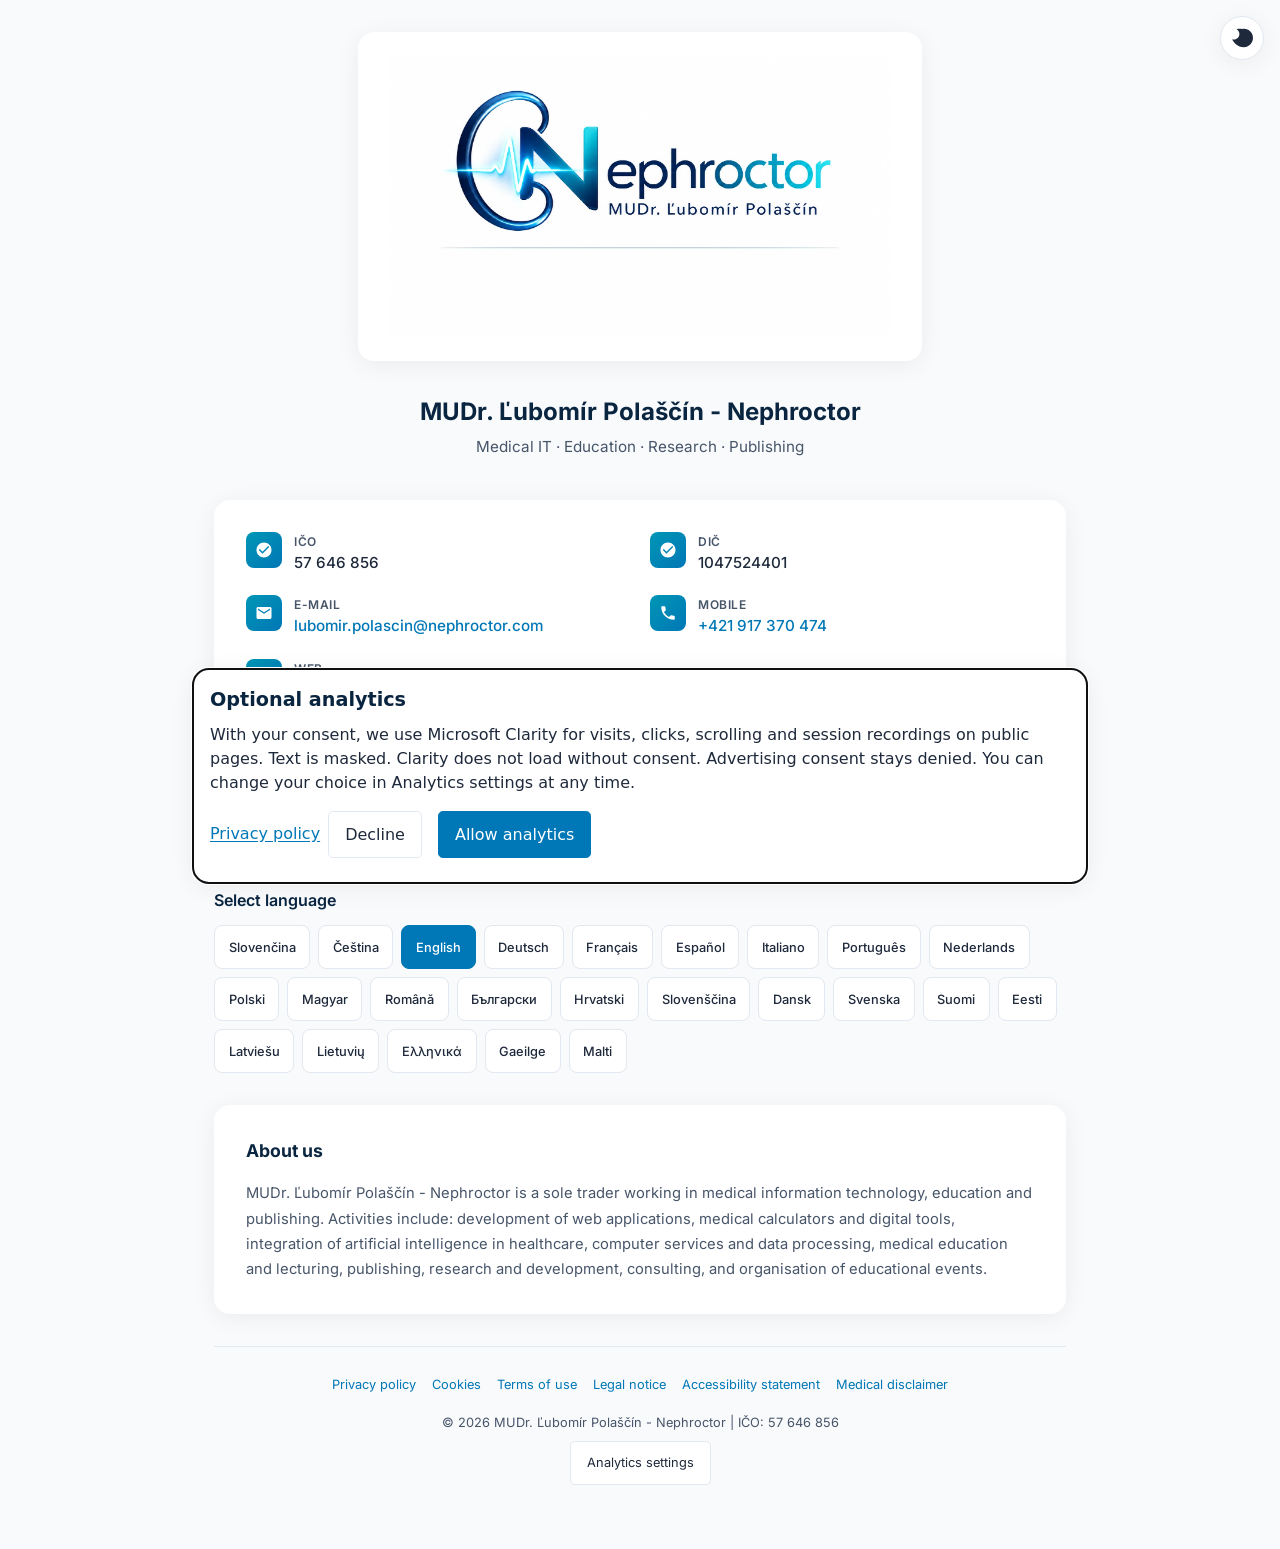
<file: index.html>
<!DOCTYPE html>
<html lang="sk">
<head>
    <meta charset="UTF-8">
    <meta name="viewport" content="width=device-width, initial-scale=1.0">
    <title>MUDr. Ľubomír Polaščín - Nephroctor | Medicínske IT · Vzdelávanie · Výskum · Vydavateľstvo</title>
    <meta name="description" content="MUDr. Ľubomír Polaščín – Nephroctor: medicínske kalkulačky a digitálne nástroje, integrácia AI v zdravotníctve, medicínske vzdelávanie, vydavateľstvo, výskum a poradenstvo.">
    <meta name="author" content="MUDr. Ľubomír Polaščín">
    <meta name="robots" content="index, follow, max-image-preview:large, max-snippet:-1">
    <meta name="theme-color" content="#f8fafc" media="(prefers-color-scheme: light)">
    <meta name="theme-color" content="#0f172a" media="(prefers-color-scheme: dark)">
    <meta name="color-scheme" content="light dark">
    <link rel="canonical" href="https://nephroctor.com/">

    <!-- Language alternates: content is switched client-side, each language has
         a stable, crawlable ?lang= URL. -->
    <link rel="alternate" hreflang="x-default" href="https://nephroctor.com/">
    <link rel="alternate" hreflang="sk" href="https://nephroctor.com/">
    <link rel="alternate" hreflang="cs" href="https://nephroctor.com/?lang=cs">
    <link rel="alternate" hreflang="en" href="https://nephroctor.com/?lang=en">
    <link rel="alternate" hreflang="de" href="https://nephroctor.com/?lang=de">
    <link rel="alternate" hreflang="fr" href="https://nephroctor.com/?lang=fr">
    <link rel="alternate" hreflang="es" href="https://nephroctor.com/?lang=es">
    <link rel="alternate" hreflang="it" href="https://nephroctor.com/?lang=it">
    <link rel="alternate" hreflang="pt" href="https://nephroctor.com/?lang=pt">
    <link rel="alternate" hreflang="nl" href="https://nephroctor.com/?lang=nl">
    <link rel="alternate" hreflang="pl" href="https://nephroctor.com/?lang=pl">
    <link rel="alternate" hreflang="hu" href="https://nephroctor.com/?lang=hu">
    <link rel="alternate" hreflang="ro" href="https://nephroctor.com/?lang=ro">
    <link rel="alternate" hreflang="bg" href="https://nephroctor.com/?lang=bg">
    <link rel="alternate" hreflang="hr" href="https://nephroctor.com/?lang=hr">
    <link rel="alternate" hreflang="sl" href="https://nephroctor.com/?lang=sl">
    <link rel="alternate" hreflang="da" href="https://nephroctor.com/?lang=da">
    <link rel="alternate" hreflang="sv" href="https://nephroctor.com/?lang=sv">
    <link rel="alternate" hreflang="fi" href="https://nephroctor.com/?lang=fi">
    <link rel="alternate" hreflang="et" href="https://nephroctor.com/?lang=et">
    <link rel="alternate" hreflang="lv" href="https://nephroctor.com/?lang=lv">
    <link rel="alternate" hreflang="lt" href="https://nephroctor.com/?lang=lt">
    <link rel="alternate" hreflang="el" href="https://nephroctor.com/?lang=el">
    <link rel="alternate" hreflang="ga" href="https://nephroctor.com/?lang=ga">
    <link rel="alternate" hreflang="mt" href="https://nephroctor.com/?lang=mt">

    <!-- Icons / PWA -->
    <link rel="icon" href="assets/favicon.svg" type="image/svg+xml">
    <link rel="icon" href="assets/favicon.ico" sizes="32x32">
    <link rel="icon" type="image/png" sizes="16x16" href="assets/favicon-16.png">
    <link rel="icon" type="image/png" sizes="32x32" href="assets/favicon-32.png">
    <link rel="apple-touch-icon" href="assets/apple-touch-icon.png">
    <link rel="manifest" href="site.webmanifest">
    <meta name="msapplication-config" content="/browserconfig.xml">
    <meta name="msapplication-TileColor" content="#0077b6">

    <!-- Open Graph / Twitter -->
    <meta property="og:type" content="website">
    <meta property="og:site_name" content="Nephroctor">
    <meta property="og:title" content="MUDr. Ľubomír Polaščín - Nephroctor">
    <meta property="og:description" content="Medicínske kalkulačky a digitálne nástroje, integrácia AI v zdravotníctve, medicínske vzdelávanie, vydavateľská činnosť, výskum a poradenstvo.">
    <meta property="og:url" content="https://nephroctor.com/">
    <meta property="og:locale" content="sk_SK">
    <meta property="og:locale:alternate" content="cs_CZ">
    <meta property="og:locale:alternate" content="en_GB">
    <meta property="og:locale:alternate" content="de_DE">
    <meta property="og:locale:alternate" content="fr_FR">
    <meta property="og:locale:alternate" content="es_ES">
    <meta property="og:locale:alternate" content="it_IT">
    <meta property="og:locale:alternate" content="pt_PT">
    <meta property="og:locale:alternate" content="nl_NL">
    <meta property="og:locale:alternate" content="pl_PL">
    <meta property="og:locale:alternate" content="hu_HU">
    <meta property="og:locale:alternate" content="ro_RO">
    <meta property="og:locale:alternate" content="bg_BG">
    <meta property="og:locale:alternate" content="hr_HR">
    <meta property="og:locale:alternate" content="sl_SI">
    <meta property="og:locale:alternate" content="da_DK">
    <meta property="og:locale:alternate" content="sv_SE">
    <meta property="og:locale:alternate" content="fi_FI">
    <meta property="og:locale:alternate" content="et_EE">
    <meta property="og:locale:alternate" content="lv_LV">
    <meta property="og:locale:alternate" content="lt_LT">
    <meta property="og:locale:alternate" content="el_GR">
    <meta property="og:locale:alternate" content="ga_IE">
    <meta property="og:locale:alternate" content="mt_MT">
    <meta property="og:image" content="https://nephroctor.com/assets/og-image.jpg">
    <meta property="og:image:width" content="1200">
    <meta property="og:image:height" content="630">
    <meta property="og:image:type" content="image/jpeg">
    <meta property="og:image:alt" content="Nephroctor - MUDr. Ľubomír Polaščín">
    <meta name="twitter:card" content="summary_large_image">
    <meta name="twitter:title" content="MUDr. Ľubomír Polaščín - Nephroctor">
    <meta name="twitter:description" content="Medicínske kalkulačky a digitálne nástroje, integrácia AI v zdravotníctve, medicínske vzdelávanie, vydavateľská činnosť, výskum a poradenstvo.">
    <meta name="twitter:image" content="https://nephroctor.com/assets/og-image.jpg">
    <meta name="twitter:image:alt" content="Nephroctor - MUDr. Ľubomír Polaščín">

    <link rel="preload" href="assets/fonts/inter-latin.woff2" as="font" type="font/woff2" crossorigin>
    <link rel="stylesheet" href="assets/site.css">

    <script type="application/ld+json">
    {
        "@context": "https://schema.org",
        "@graph": [
            {
                "@type": "WebSite",
                "@id": "https://nephroctor.com/#website",
                "url": "https://nephroctor.com/",
                "name": "Nephroctor",
                "inLanguage": ["sk", "cs", "en", "de", "fr", "es", "it", "pt", "nl", "pl", "hu", "ro", "bg", "hr", "sl", "da", "sv", "fi", "et", "lv", "lt", "el", "ga", "mt"],
                "publisher": { "@id": "https://nephroctor.com/#person" }
            },
            {
                "@type": "Person",
                "@id": "https://nephroctor.com/#person",
                "name": "MUDr. Ľubomír Polaščín",
                "givenName": "Ľubomír",
                "familyName": "Polaščín",
                "honorificPrefix": "MUDr.",
                "jobTitle": "Medicínske informačné technológie, vzdelávanie a vydavateľská činnosť",
                "url": "https://nephroctor.com/",
                "image": "https://nephroctor.com/assets/og-image.jpg",
                "email": "mailto:lubomir.polascin@nephroctor.com",
                "telephone": "+421917370474",
                "knowsAbout": ["Medicínske informačné technológie", "Medicínske kalkulačky", "Digitálne nástroje v zdravotníctve", "Umelá inteligencia v zdravotníctve", "Vývoj webových aplikácií", "Medicínske vzdelávanie", "Vydavateľská činnosť", "Výskum a vývoj", "Spracovanie údajov"],
                "sameAs": ["https://polascin.net", "https://nefro.polascin.net"]
            },
            {
                "@type": "ProfessionalService",
                "@id": "https://nephroctor.com/#business",
                "name": "MUDr. Ľubomír Polaščín - Nephroctor",
                "url": "https://nephroctor.com/",
                "logo": "https://nephroctor.com/assets/logo.png",
                "image": "https://nephroctor.com/assets/og-image.jpg",
                "email": "lubomir.polascin@nephroctor.com",
                "telephone": "+421917370474",
                "founder": { "@id": "https://nephroctor.com/#person" },
                "taxID": "1047524401",
                "identifier": [
                    { "@type": "PropertyValue", "name": "IČO", "value": "57646856" },
                    { "@type": "PropertyValue", "name": "DIČ", "value": "1047524401" },
                    { "@type": "PropertyValue", "name": "Číslo živnostenského registra", "value": "140-38318" }
                ],
                "address": {
                    "@type": "PostalAddress",
                    "streetAddress": "Kvetná 944/2I",
                    "postalCode": "900 41",
                    "addressLocality": "Rovinka",
                    "addressCountry": "SK"
                },
                "areaServed": ["SK", "EU"],
                "availableLanguage": ["sk", "cs", "en", "de", "fr", "es", "it", "pt", "nl", "pl", "hu", "ro", "bg", "hr", "sl", "da", "sv", "fi", "et", "lv", "lt", "el", "ga", "mt"],
                "knowsAbout": ["Medicínske informačné technológie", "Medicínske kalkulačky", "Digitálne nástroje v zdravotníctve", "Umelá inteligencia v zdravotníctve", "Vývoj webových aplikácií", "Medicínske vzdelávanie", "Vydavateľská činnosť", "Výskum a vývoj", "Spracovanie údajov"]
            }
        ]
    }
    </script>
</head>
<body>
    <script>
        (function () {
            try {
                var stored = localStorage.getItem('nephroctor-theme');
                if (stored === 'dark' || stored === 'light') {
                    document.documentElement.setAttribute('data-theme', stored);
                }
                /* No stored preference: leave data-theme unset so CSS media and
                   later OS changes keep working. theme-color still syncs below. */
            } catch (e) {
                /* localStorage unavailable (private mode, blocked storage) */
            }
            /* theme-color must match effective theme (stored or OS), not dual media metas alone. */
            try {
                var theme = document.documentElement.getAttribute('data-theme');
                var dark = theme === 'dark' || (theme !== 'light' && window.matchMedia
                    && window.matchMedia('(prefers-color-scheme: dark)').matches);
                var color = dark ? '#0f172a' : '#f8fafc';
                var metas = document.querySelectorAll('meta[name="theme-color"]');
                if (metas.length) {
                    metas[0].removeAttribute('media');
                    metas[0].setAttribute('content', color);
                    for (var i = 1; i < metas.length; i++) {
                        metas[i].parentNode.removeChild(metas[i]);
                    }
                }
            } catch (e2) { /* theme-color meta unavailable */ }
        })();
    </script>

    <a class="skip-link" id="skip-link" href="#main">Preskočiť na obsah</a>

    <button type="button" class="theme-toggle" id="theme-toggle" aria-label="Tmavý režim" title="Tmavý režim">
        <svg viewBox="0 0 24 24" aria-hidden="true" focusable="false"><path d="M9 2c-1.05 0-2.05.16-3 .46 1.89 1 3.18 2.99 3.18 5.27 0 3.31-2.69 6-6 6-.71 0-1.39-.13-2.02-.36C3.92 18.86 8.56 22 14 22c5.52 0 10-4.48 10-10S19.52 2 14 2c-.63 0-1.24.06-1.83.17C11.06 2.06 10.04 2 9 2z"/></svg>
    </button>

    <div class="container">
        <header class="header">
            <div class="logo-wrapper">
                <picture>
                    <source srcset="assets/logo.webp" type="image/webp">
                    <img src="assets/logo.png" width="1672" height="941" alt="Nephroctor - MUDr. Ľubomír Polaščín" fetchpriority="high">
                </picture>
            </div>
            <h1>MUDr. Ľubomír Polaščín - Nephroctor</h1>
            <p class="subtitle" id="subtitle">Medicínske IT · Vzdelávanie · Výskum · Vydavateľstvo</p>
        </header>

        <main id="main" tabindex="-1">
            <!-- Business / contact details -->
            <section class="card" aria-labelledby="contact-title">
                <h2 class="visually-hidden" id="contact-title">Kontaktné a identifikačné údaje</h2>
                <div class="info-grid">
                    <div class="info-item">
                        <div class="icon">
                            <svg viewBox="0 0 24 24" aria-hidden="true" focusable="false"><path d="M12 2C6.48 2 2 6.48 2 12s4.48 10 10 10 10-4.48 10-10S17.52 2 12 2zm-2 15l-5-5 1.41-1.41L10 14.17l7.59-7.59L19 8l-9 9z"/></svg>
                        </div>
                        <div>
                            <div class="label">IČO</div>
                            <div class="value">57 646 856</div>
                        </div>
                    </div>
                    <div class="info-item">
                        <div class="icon">
                            <svg viewBox="0 0 24 24" aria-hidden="true" focusable="false"><path d="M12 2C6.48 2 2 6.48 2 12s4.48 10 10 10 10-4.48 10-10S17.52 2 12 2zm-2 15l-5-5 1.41-1.41L10 14.17l7.59-7.59L19 8l-9 9z"/></svg>
                        </div>
                        <div>
                            <div class="label">DIČ</div>
                            <div class="value">1047524401</div>
                        </div>
                    </div>
                    <div class="info-item">
                        <div class="icon">
                            <svg viewBox="0 0 24 24" aria-hidden="true" focusable="false"><path d="M20 4H4c-1.1 0-2 .9-2 2v12c0 1.1.9 2 2 2h16c1.1 0 2-.9 2-2V6c0-1.1-.9-2-2-2zm0 4l-8 5-8-5V6l8 5 8-5v2z"/></svg>
                        </div>
                        <div>
                            <div class="label">E-mail</div>
                            <div class="value"><a href="mailto:lubomir.polascin@nephroctor.com">lubomir.polascin@nephroctor.com</a></div>
                        </div>
                    </div>
                    <div class="info-item">
                        <div class="icon">
                            <svg viewBox="0 0 24 24" aria-hidden="true" focusable="false"><path d="M6.62 10.79c1.44 2.83 3.76 5.14 6.59 6.59l2.2-2.2c.27-.27.67-.36 1.02-.24 1.12.37 2.33.57 3.57.57.55 0 1 .45 1 1V20c0 .55-.45 1-1 1-9.39 0-17-7.61-17-17 0-.55.45-1 1-1h3.5c.55 0 1 .45 1 1 0 1.25.2 2.45.57 3.57.11.35.03.74-.25 1.02l-2.2 2.2z"/></svg>
                        </div>
                        <div>
                            <div class="label" id="label-phone">Mobil</div>
                            <div class="value"><a href="tel:+421917370474">+421 917 370 474</a></div>
                        </div>
                    </div>
                    <div class="info-item">
                        <div class="icon">
                            <svg viewBox="0 0 24 24" aria-hidden="true" focusable="false"><path d="M12 2C6.48 2 2 6.48 2 12s4.48 10 10 10 10-4.48 10-10S17.52 2 12 2zm-1 17.93c-3.95-.49-7-3.85-7-7.93 0-.62.08-1.21.21-1.79L9 15v1c0 1.1.9 2 2 2v1.93zm6.9-2.54c-.26-.81-1-1.39-1.9-1.39h-1v-3c0-.55-.45-1-1-1H8v-2h2c.55 0 1-.45 1-1V7h2c1.1 0 2-.9 2-2v-.41c2.93 1.19 5 4.06 5 7.41 0 2.08-.8 3.97-2.1 5.39z"/></svg>
                        </div>
                        <div>
                            <div class="label">Web</div>
                            <div class="value">
                                <a href="https://nephroctor.com" target="_blank" rel="noopener noreferrer">nephroctor.com</a><br>
                                <a href="https://polascin.net" target="_blank" rel="noopener noreferrer">polascin.net</a><br>
                                <a href="https://nefro.polascin.net" target="_blank" rel="noopener noreferrer">nefro.polascin.net</a><br>
                                <a href="https://demo.arenibus.com" target="_blank" rel="noopener noreferrer">demo.arenibus.com</a><br>
                                <a href="https://arenibus.polascin.net" target="_blank" rel="noopener noreferrer">arenibus.polascin.net</a><br>
                                <a href="https://alphagrab.de" target="_blank" rel="noopener noreferrer">alphagrab.de</a>
                            </div>
                        </div>
                    </div>
                </div>
            </section>

            <!-- Language selection -->
            <section class="lang-section" aria-labelledby="lang-title">
                <h2 id="lang-title">Vyberte jazyk / Select language</h2>
                <div class="lang-grid" id="lang-grid" role="group" aria-labelledby="lang-title">
                    <!-- Generated by JS -->
                </div>
            </section>

            <!-- Translated content -->
            <section class="content-card" aria-labelledby="content-heading">
                <h2 id="content-heading">O nás</h2>
                <p id="content-text">MUDr. Ľubomír Polaščín - Nephroctor je živnostník pôsobiaci v oblasti medicínskych informačných technológií, vzdelávania a vydavateľskej činnosti. Činnosti zahŕňajú: vývoj webových aplikácií, medicínskych kalkulačiek a digitálnych nástrojov, integráciu umelej inteligencie v zdravotníctve, počítačové služby a spracovanie údajov, medicínske vzdelávanie a prednášky, vydavateľskú činnosť, výskum a vývoj, poradenstvo a organizovanie vzdelávacích podujatí.</p>
            </section>
        </main>

        <footer class="footer">
            <nav class="footer-legal" id="footer-legal" aria-label="Právne dokumenty">
                <a href="legal/ochrana-osobnych-udajov.html" data-legal="legalPrivacy">Ochrana osobných údajov</a>
                <a href="legal/cookies.html" data-legal="legalCookies">Cookies</a>
                <a href="legal/podmienky-pouzivania.html" data-legal="legalTerms">Podmienky používania</a>
                <a href="legal/pravne-informacie.html" data-legal="legalNotice">Právne informácie</a>
                <a href="legal/pristupnost.html" data-legal="legalAccessibility">Vyhlásenie o prístupnosti</a>
                <a href="legal/zdravotne-upozornenie.html" data-legal="legalDisclaimer">Zdravotné upozornenie</a>
            </nav>
            <p>&copy; <span id="copyright-year">2026</span> MUDr. Ľubomír Polaščín - Nephroctor | IČO: 57 646 856</p>
        </footer>
    </div>

    <script>
        const translations = {
            bg: {
                name: "Български",
                locale: "bg_BG",
                subtitle: "Медицинско IT · Образование · Изследвания · Издателство",
                langTitle: "Изберете език",
                heading: "За нас",
                text: "MUDr. Ľubomír Polaščín - Nephroctor е самостоятелно заето лице, работещо в областта на медицинските информационни технологии, образованието и издателската дейност. Дейностите включват: разработка на уеб приложения, медицински калкулатори и цифрови инструменти, интеграция на изкуствен интелект в здравеопазването, компютърни услуги и обработка на данни, медицинско образование и лекции, издателска дейност, изследвания и развитие, консултантска дейност и организиране на обучителни мероприятия.",
                description: "MUDr. Ľubomír Polaščín – Nephroctor: медицински калкулатори и цифрови инструменти, ИИ в здравеопазването, медицинско образование, издателство, изследвания и консултации.",
                themeDark: "Тъмен режим",
                themeLight: "Светъл режим",
                contactTitle: "Данни за контакт и идентификация",
                labelPhone: "Мобилен",
                skipLink: "Към съдържанието",
                navLegal: "Правни документи",
                legalPrivacy: "Политика за поверителност",
                legalCookies: "Бисквитки",
                legalTerms: "Условия за ползване",
                legalNotice: "Правна информация",
                legalAccessibility: "Декларация за достъпност",
                legalDisclaimer: "Медицинско предупреждение"
            },
            hr: {
                name: "Hrvatski",
                locale: "hr_HR",
                subtitle: "Medicinski IT · Edukacija · Istraživanje · Nakladništvo",
                langTitle: "Odaberite jezik",
                heading: "O nama",
                text: "MUDr. Ľubomír Polaščín - Nephroctor je samostalni poduzetnik koji djeluje u području medicinskih informacijskih tehnologija, edukacije i nakladničke djelatnosti. Djelatnosti uključuju: razvoj web aplikacija, medicinskih kalkulatora i digitalnih alata, integraciju umjetne inteligencije u zdravstvo, računalne usluge i obradu podataka, medicinsku edukaciju i predavanja, izdavačku djelatnost, istraživanje i razvoj, savjetodavnu djelatnost i organizaciju obrazovnih događanja.",
                description: "MUDr. Ľubomír Polaščín – Nephroctor: medicinski kalkulatori i digitalni alati, UI u zdravstvu, medicinska edukacija, nakladništvo, istraživanje i savjetovanje.",
                themeDark: "Tamni način rada",
                themeLight: "Svijetli način rada",
                contactTitle: "Kontaktni i identifikacijski podaci",
                labelPhone: "Mobitel",
                skipLink: "Prijeđi na sadržaj",
                navLegal: "Pravni dokumenti",
                legalPrivacy: "Pravila o privatnosti",
                legalCookies: "Kolačići",
                legalTerms: "Uvjeti korištenja",
                legalNotice: "Pravne informacije",
                legalAccessibility: "Izjava o pristupačnosti",
                legalDisclaimer: "Medicinska napomena"
            },
            cs: {
                name: "Čeština",
                locale: "cs_CZ",
                subtitle: "Medicínské IT · Vzdělávání · Výzkum · Vydavatelství",
                langTitle: "Vyberte jazyk",
                heading: "O nás",
                text: "MUDr. Ľubomír Polaščín - Nephroctor je živnostník působící v oblasti medicínských informačních technologií, vzdělávání a vydavatelské činnosti. Činnosti zahrnují: vývoj webových aplikací, medicínských kalkulaček a digitálních nástrojů, integraci umělé inteligence ve zdravotnictví, počítačové služby a zpracování dat, lékařské vzdělávání a přednášky, vydavatelskou činnost, výzkum a vývoj, poradenství a organizaci vzdělávacích akcí.",
                description: "MUDr. Ľubomír Polaščín – Nephroctor: medicínské kalkulačky a digitální nástroje, integrace AI ve zdravotnictví, lékařské vzdělávání, vydavatelství, výzkum a poradenství.",
                themeDark: "Tmavý režim",
                themeLight: "Světlý režim",
                contactTitle: "Kontaktní a identifikační údaje",
                labelPhone: "Mobil",
                skipLink: "Přeskočit na obsah",
                navLegal: "Právní dokumenty",
                legalPrivacy: "Ochrana osobních údajů",
                legalCookies: "Cookies",
                legalTerms: "Podmínky používání",
                legalNotice: "Právní informace",
                legalAccessibility: "Prohlášení o přístupnosti",
                legalDisclaimer: "Zdravotní upozornění"
            },
            da: {
                name: "Dansk",
                locale: "da_DK",
                subtitle: "Medicinsk IT · Uddannelse · Forskning · Forlag",
                langTitle: "Vælg sprog",
                heading: "Om os",
                text: "MUDr. Ľubomír Polaščín - Nephroctor er en selvstændig erhvervsdrivende, der arbejder inden for medicinsk informationsteknologi, undervisning og forlagsvirksomhed. Aktiviteterne omfatter: udvikling af webapplikationer, medicinske beregnere og digitale værktøjer, integration af kunstig intelligens i sundhedsvæsenet, computerservice og databehandling, medicinsk undervisning og foredrag, forlagsvirksomhed, forskning og udvikling, rådgivning og arrangering af uddannelsesbegivenheder.",
                description: "MUDr. Ľubomír Polaščín – Nephroctor: medicinske beregnere og digitale værktøjer, AI i sundhedsvæsenet, medicinsk undervisning, forlag, forskning og rådgivning.",
                themeDark: "Mørk tilstand",
                themeLight: "Lys tilstand",
                contactTitle: "Kontakt- og identifikationsoplysninger",
                labelPhone: "Mobil",
                skipLink: "Gå til indhold",
                navLegal: "Juridiske dokumenter",
                legalPrivacy: "Privatlivspolitik",
                legalCookies: "Cookies",
                legalTerms: "Brugsbetingelser",
                legalNotice: "Juridisk information",
                legalAccessibility: "Tilgængelighedserklæring",
                legalDisclaimer: "Medicinsk forbehold"
            },
            nl: {
                name: "Nederlands",
                locale: "nl_NL",
                subtitle: "Medische IT · Onderwijs · Onderzoek · Uitgeverij",
                langTitle: "Kies taal",
                heading: "Over ons",
                text: "MUDr. Ľubomír Polaščín - Nephroctor is een zelfstandig ondernemer actief in medische informatietechnologie, onderwijs en uitgeverij. De activiteiten omvatten: ontwikkeling van webapplicaties, medische rekenhulpen en digitale hulpmiddelen, integratie van kunstmatige intelligentie in de gezondheidszorg, computerdiensten en gegevensverwerking, medische educatie en lezingen, uitgeverij, onderzoek en ontwikkeling, advies en organisatie van educatieve evenementen.",
                description: "MUDr. Ľubomír Polaščín – Nephroctor: medische rekenhulpen en digitale tools, AI in de zorg, medische educatie, uitgeverij, onderzoek en advies.",
                themeDark: "Donkere modus",
                themeLight: "Lichte modus",
                contactTitle: "Contact- en identificatiegegevens",
                labelPhone: "Mobiel",
                skipLink: "Ga naar de inhoud",
                navLegal: "Juridische documenten",
                legalPrivacy: "Privacyverklaring",
                legalCookies: "Cookies",
                legalTerms: "Gebruiksvoorwaarden",
                legalNotice: "Juridische informatie",
                legalAccessibility: "Toegankelijkheidsverklaring",
                legalDisclaimer: "Medische disclaimer"
            },
            en: {
                name: "English",
                locale: "en_GB",
                subtitle: "Medical IT · Education · Research · Publishing",
                langTitle: "Select language",
                heading: "About us",
                text: "MUDr. Ľubomír Polaščín - Nephroctor is a sole trader working in medical information technology, education and publishing. Activities include: development of web applications, medical calculators and digital tools, integration of artificial intelligence in healthcare, computer services and data processing, medical education and lecturing, publishing, research and development, consulting, and organisation of educational events.",
                description: "MUDr. Ľubomír Polaščín – Nephroctor: medical calculators and digital tools, AI in healthcare, medical education, publishing, research and consulting.",
                themeDark: "Dark mode",
                themeLight: "Light mode",
                contactTitle: "Contact and identification details",
                labelPhone: "Mobile",
                skipLink: "Skip to content",
                navLegal: "Legal documents",
                legalPrivacy: "Privacy policy",
                legalCookies: "Cookies",
                legalTerms: "Terms of use",
                legalNotice: "Legal notice",
                legalAccessibility: "Accessibility statement",
                legalDisclaimer: "Medical disclaimer"
            },
            et: {
                name: "Eesti",
                locale: "et_EE",
                subtitle: "Meditsiini-IT · Haridus · Teadus · Kirjastamine",
                langTitle: "Valige keel",
                heading: "Meist",
                text: "MUDr. Ľubomír Polaščín - Nephroctor on füüsilisest isikust ettevõtja, kes tegutseb meditsiinilise infotehnoloogia, hariduse ja kirjastustegevuse valdkonnas. Tegevused hõlmavad: veebirakenduste, meditsiiniliste kalkulaatorite ja digitaalsete tööriistade arendust, tehisintellekti integreerimist tervishoius, arvutiteenuseid ja andmetöötlust, meditsiinilist koolitust ja loenguid, kirjastustegevust, teadus- ja arendustegevust, nõustamist ning haridusürituste korraldamist.",
                description: "MUDr. Ľubomír Polaščín – Nephroctor: meditsiinilised kalkulaatorid ja digitaalsed tööriistad, tehisintellekt tervishoius, koolitus, kirjastamine, teadus ja nõustamine.",
                themeDark: "Tume režiim",
                themeLight: "Hele režiim",
                contactTitle: "Kontakt- ja identifitseerimisandmed",
                labelPhone: "Mobiil",
                skipLink: "Liigu sisu juurde",
                navLegal: "Õigusdokumendid",
                legalPrivacy: "Privaatsuspoliitika",
                legalCookies: "Küpsised",
                legalTerms: "Kasutustingimused",
                legalNotice: "Õiguslik teave",
                legalAccessibility: "Ligipääsetavuse avaldus",
                legalDisclaimer: "Meditsiiniline hoiatus"
            },
            fi: {
                name: "Suomi",
                locale: "fi_FI",
                subtitle: "Lääketieteen IT · Koulutus · Tutkimus · Kustantaminen",
                langTitle: "Valitse kieli",
                heading: "Meistä",
                text: "MUDr. Ľubomír Polaščín - Nephroctor on yksityinen elinkeinonharjoittaja, joka toimii lääketieteellisen tietotekniikan, koulutuksen ja kustannustoiminnan alalla. Toimintaan kuuluu: verkkosovellusten, lääketieteellisten laskureiden ja digitaalisten työkalujen kehitys, tekoälyn integrointi terveydenhuoltoon, tietotekniikkapalvelut ja tietojenkäsittely, lääketieteellinen koulutus ja luennointi, kustannustoiminta, tutkimus ja kehitys, konsultointi sekä koulutustapahtumien järjestäminen.",
                description: "MUDr. Ľubomír Polaščín – Nephroctor: lääketieteelliset laskurit ja digitaaliset työkalut, tekoäly terveydenhuollossa, koulutus, kustantaminen, tutkimus ja konsultointi.",
                themeDark: "Tumma tila",
                themeLight: "Vaalea tila",
                contactTitle: "Yhteys- ja tunnistetiedot",
                labelPhone: "Matkapuhelin",
                skipLink: "Siirry sisältöön",
                navLegal: "Oikeudelliset asiakirjat",
                legalPrivacy: "Tietosuojaseloste",
                legalCookies: "Evästeet",
                legalTerms: "Käyttöehdot",
                legalNotice: "Oikeudelliset tiedot",
                legalAccessibility: "Saavutettavuusseloste",
                legalDisclaimer: "Lääketieteellinen vastuuvapauslauseke"
            },
            fr: {
                name: "Français",
                locale: "fr_FR",
                subtitle: "IT médicale · Éducation · Recherche · Édition",
                langTitle: "Choisir la langue",
                heading: "À propos",
                text: "MUDr. Ľubomír Polaščín - Nephroctor est un entrepreneur individuel actif dans les technologies de l'information médicale, l'enseignement et l'édition. Les activités comprennent : développement d'applications web, de calculateurs médicaux et d'outils numériques, intégration de l'intelligence artificielle dans les soins de santé, services informatiques et traitement de données, enseignement médical et conférences, édition, recherche et développement, conseil et organisation d'événements éducatifs.",
                description: "MUDr. Ľubomír Polaščín – Nephroctor : calculateurs médicaux et outils numériques, IA en santé, enseignement médical, édition, recherche et conseil.",
                themeDark: "Mode sombre",
                themeLight: "Mode clair",
                contactTitle: "Coordonnées et identification",
                labelPhone: "Mobile",
                skipLink: "Aller au contenu",
                navLegal: "Documents juridiques",
                legalPrivacy: "Politique de confidentialité",
                legalCookies: "Cookies",
                legalTerms: "Conditions d'utilisation",
                legalNotice: "Mentions légales",
                legalAccessibility: "Déclaration d'accessibilité",
                legalDisclaimer: "Avertissement médical"
            },
            de: {
                name: "Deutsch",
                locale: "de_DE",
                subtitle: "Medizinische IT · Bildung · Forschung · Verlagswesen",
                langTitle: "Sprache wählen",
                heading: "Über uns",
                text: "MUDr. Ľubomír Polaščín - Nephroctor ist ein Einzelunternehmer, der in den Bereichen medizinische Informationstechnologie, Bildung und Verlagswesen tätig ist. Die Tätigkeiten umfassen: Entwicklung von Webanwendungen, medizinischen Rechnern und digitalen Werkzeugen, Integration künstlicher Intelligenz im Gesundheitswesen, Computerdienste und Datenverarbeitung, medizinische Fortbildung und Vorträge, Verlagstätigkeit, Forschung und Entwicklung, Beratung sowie Organisation von Bildungsveranstaltungen.",
                description: "MUDr. Ľubomír Polaščín – Nephroctor: medizinische Rechner und digitale Werkzeuge, KI im Gesundheitswesen, medizinische Fortbildung, Verlagswesen, Forschung und Beratung.",
                themeDark: "Dunkelmodus",
                themeLight: "Hellmodus",
                contactTitle: "Kontakt- und Identifikationsdaten",
                labelPhone: "Mobil",
                skipLink: "Zum Inhalt springen",
                navLegal: "Rechtliche Dokumente",
                legalPrivacy: "Datenschutzerklärung",
                legalCookies: "Cookies",
                legalTerms: "Nutzungsbedingungen",
                legalNotice: "Impressum",
                legalAccessibility: "Barrierefreiheitserklärung",
                legalDisclaimer: "Medizinischer Haftungsausschluss"
            },
            el: {
                name: "Ελληνικά",
                locale: "el_GR",
                subtitle: "Ιατρική πληροφορική · Εκπαίδευση · Έρευνα · Εκδόσεις",
                langTitle: "Επιλέξτε γλώσσα",
                heading: "Σχετικά με εμάς",
                text: "Ο MUDr. Ľubomír Polaščín - Nephroctor είναι ατομική επιχείρηση που δραστηριοποιείται στους τομείς της ιατρικής πληροφορικής, της εκπαίδευσης και των εκδόσεων. Οι δραστηριότητες περιλαμβάνουν: ανάπτυξη εφαρμογών ιστού, ιατρικών υπολογιστών και ψηφιακών εργαλείων, ενσωμάτωση τεχνητής νοημοσύνης στην υγειονομική περίθαλψη, υπηρεσίες πληροφορικής και επεξεργασίας δεδομένων, ιατρική εκπαίδευση και διαλέξεις, εκδοτική δραστηριότητα, έρευνα και ανάπτυξη, συμβουλευτική και διοργάνωση εκπαιδευτικών εκδηλώσεων.",
                description: "MUDr. Ľubomír Polaščín – Nephroctor: ιατρικοί υπολογιστές και ψηφιακά εργαλεία, ΤΝ στην υγεία, ιατρική εκπαίδευση, εκδόσεις, έρευνα και συμβουλευτική.",
                themeDark: "Σκοτεινή λειτουργία",
                themeLight: "Φωτεινή λειτουργία",
                contactTitle: "Στοιχεία επικοινωνίας και ταυτοποίησης",
                labelPhone: "Κινητό",
                skipLink: "Μετάβαση στο περιεχόμενο",
                navLegal: "Νομικά έγγραφα",
                legalPrivacy: "Πολιτική απορρήτου",
                legalCookies: "Cookies",
                legalTerms: "Όροι χρήσης",
                legalNotice: "Νομικές πληροφορίες",
                legalAccessibility: "Δήλωση προσβασιμότητας",
                legalDisclaimer: "Ιατρική αποποίηση ευθύνης"
            },
            hu: {
                name: "Magyar",
                locale: "hu_HU",
                subtitle: "Orvosi IT · Oktatás · Kutatás · Kiadói tevékenység",
                langTitle: "Válasszon nyelvet",
                heading: "Rólunk",
                text: "MUDr. Ľubomír Polaščín - Nephroctor egyéni vállalkozó, aki az orvosi információtechnológia, az oktatás és a kiadói tevékenység területén dolgozik. Tevékenységei közé tartozik: webalkalmazások, orvosi kalkulátorok és digitális eszközök fejlesztése, mesterséges intelligencia integrációja az egészségügybe, számítástechnikai szolgáltatások és adatfeldolgozás, orvosi oktatás és előadások, kiadói tevékenység, kutatás és fejlesztés, tanácsadás valamint oktatási rendezvények szervezése.",
                description: "MUDr. Ľubomír Polaščín – Nephroctor: orvosi kalkulátorok és digitális eszközök, MI az egészségügyben, orvosi oktatás, kiadói tevékenység, kutatás és tanácsadás.",
                themeDark: "Sötét mód",
                themeLight: "Világos mód",
                contactTitle: "Kapcsolattartási és azonosító adatok",
                labelPhone: "Mobil",
                skipLink: "Ugrás a tartalomra",
                navLegal: "Jogi dokumentumok",
                legalPrivacy: "Adatvédelmi tájékoztató",
                legalCookies: "Sütik",
                legalTerms: "Felhasználási feltételek",
                legalNotice: "Jogi információk",
                legalAccessibility: "Akadálymentesítési nyilatkozat",
                legalDisclaimer: "Orvosi jognyilatkozat"
            },
            ga: {
                name: "Gaeilge",
                locale: "ga_IE",
                subtitle: "TF Leighis · Oideachas · Taighde · Foilsitheoireacht",
                langTitle: "Roghnaigh teanga",
                heading: "Fúinn",
                text: "Is trádálaí aonair é MUDr. Ľubomír Polaščín - Nephroctor a oibríonn i réimse na teicneolaíochta faisnéise leighis, an oideachais agus na foilsitheoireachta. I measc na ngníomhaíochtaí tá: forbairt feidhmchlár gréasáin, áireamháin leighis agus uirlisí digiteacha, comhtháthú na hintleachta saorga sa chúram sláinte, seirbhísí ríomhaire agus próiseáil sonraí, oideachas leighis agus léachtaí, foilsitheoireacht, taighde agus forbairt, comhairliúchán agus eagrú imeachtaí oideachais.",
                description: "MUDr. Ľubomír Polaščín – Nephroctor: áireamháin leighis agus uirlisí digiteacha, IS sa chúram sláinte, oideachas leighis, foilsitheoireacht, taighde agus comhairliúchán.",
                themeDark: "Mód dorcha",
                themeLight: "Mód geal",
                contactTitle: "Sonraí teagmhála agus aitheantais",
                labelPhone: "Fón póca",
                skipLink: "Léim chuig an ábhar",
                navLegal: "Doiciméid dhlíthiúla",
                legalPrivacy: "Polasaí príobháideachais",
                legalCookies: "Fianáin",
                legalTerms: "Téarmaí úsáide",
                legalNotice: "Faisnéis dhlíthiúil",
                legalAccessibility: "Ráiteas inrochtaineachta",
                legalDisclaimer: "Séanadh leighis"
            },
            it: {
                name: "Italiano",
                locale: "it_IT",
                subtitle: "IT medica · Formazione · Ricerca · Editoria",
                langTitle: "Seleziona lingua",
                heading: "Chi siamo",
                text: "MUDr. Ľubomír Polaščín - Nephroctor è un lavoratore autonomo attivo nelle tecnologie dell'informazione medica, nella formazione e nell'editoria. Le attività comprendono: sviluppo di applicazioni web, calcolatori medici e strumenti digitali, integrazione dell'intelligenza artificiale nella sanità, servizi informatici ed elaborazione dati, formazione medica e conferenze, editoria, ricerca e sviluppo, consulenza e organizzazione di eventi formativi.",
                description: "MUDr. Ľubomír Polaščín – Nephroctor: calcolatori medici e strumenti digitali, IA in sanità, formazione medica, editoria, ricerca e consulenza.",
                themeDark: "Modalità scura",
                themeLight: "Modalità chiara",
                contactTitle: "Dati di contatto e identificativi",
                labelPhone: "Cellulare",
                skipLink: "Vai al contenuto",
                navLegal: "Documenti legali",
                legalPrivacy: "Informativa sulla privacy",
                legalCookies: "Cookie",
                legalTerms: "Condizioni d'uso",
                legalNotice: "Note legali",
                legalAccessibility: "Dichiarazione di accessibilità",
                legalDisclaimer: "Avvertenza medica"
            },
            lv: {
                name: "Latviešu",
                locale: "lv_LV",
                subtitle: "Medicīnas IT · Izglītība · Pētniecība · Izdevējdarbība",
                langTitle: "Izvēlieties valodu",
                heading: "Par mums",
                text: "MUDr. Ľubomír Polaščín - Nephroctor ir individuālais komersants, kas darbojas medicīnas informācijas tehnoloģiju, izglītības un izdevējdarbības jomā. Darbības ietver: tīmekļa lietojumprogrammu, medicīnisko kalkulatoru un digitālo rīku izstrādi, mākslīgā intelekta integrēšanu veselības aprūpē, datoru pakalpojumus un datu apstrādi, medicīnisko izglītību un lekcijas, izdevējdarbību, pētniecību un attīstību, konsultēšanu un izglītojošu pasākumu organizēšanu.",
                description: "MUDr. Ľubomír Polaščín – Nephroctor: medicīniskie kalkulatori un digitālie rīki, MI veselības aprūpē, medicīniskā izglītība, izdevējdarbība, pētniecība un konsultācijas.",
                themeDark: "Tumšais režīms",
                themeLight: "Gaišais režīms",
                contactTitle: "Kontaktinformācija un identifikācijas dati",
                labelPhone: "Mobilais tālrunis",
                skipLink: "Pāriet uz saturu",
                navLegal: "Juridiskie dokumenti",
                legalPrivacy: "Privātuma politika",
                legalCookies: "Sīkdatnes",
                legalTerms: "Lietošanas noteikumi",
                legalNotice: "Juridiskā informācija",
                legalAccessibility: "Piekļūstamības paziņojums",
                legalDisclaimer: "Medicīnisks brīdinājums"
            },
            lt: {
                name: "Lietuvių",
                locale: "lt_LT",
                subtitle: "Medicinos IT · Švietimas · Tyrimai · Leidyba",
                langTitle: "Pasirinkite kalbą",
                heading: "Apie mus",
                text: "MUDr. Ľubomír Polaščín - Nephroctor yra individualus verslininkas, veikiantis medicinos informacinių technologijų, švietimo ir leidybos srityse. Veikla apima: interneto programų, medicininių skaičiuoklių ir skaitmeninių įrankių kūrimą, dirbtinio intelekto integraciją sveikatos priežiūroje, kompiuterines paslaugas ir duomenų apdorojimą, medicininį švietimą ir paskaitas, leidybinę veiklą, mokslinius tyrimus ir plėtrą, konsultacijas bei švietimo renginių organizavimą.",
                description: "MUDr. Ľubomír Polaščín – Nephroctor: medicininės skaičiuoklės ir skaitmeniniai įrankiai, DI sveikatos srityje, medicininis švietimas, leidyba, tyrimai ir konsultacijos.",
                themeDark: "Tamsusis režimas",
                themeLight: "Šviesusis režimas",
                contactTitle: "Kontaktiniai ir identifikaciniai duomenys",
                labelPhone: "Mobilusis telefonas",
                skipLink: "Pereiti prie turinio",
                navLegal: "Teisiniai dokumentai",
                legalPrivacy: "Privatumo politika",
                legalCookies: "Slapukai",
                legalTerms: "Naudojimo sąlygos",
                legalNotice: "Teisinė informacija",
                legalAccessibility: "Prieinamumo deklaracija",
                legalDisclaimer: "Medicininis įspėjimas"
            },
            mt: {
                name: "Malti",
                locale: "mt_MT",
                subtitle: "IT medika · Edukazzjoni · Riċerka · Pubblikazzjoni",
                langTitle: "Agħżel lingwa",
                heading: "Dwarna",
                text: "MUDr. Ľubomír Polaščín - Nephroctor huwa negozjant waħdu li jaħdem fl-oqsma tat-teknoloġija tal-informazzjoni medika, l-edukazzjoni u l-pubblikazzjoni. L-attivitajiet jinkludu: żvilupp ta' applikazzjonijiet web, kalkulaturi mediċi u għodod diġitali, integrazzjoni tal-intelliġenza artifiċjali fil-kura tas-saħħa, servizzi tal-kompjuter u l-ipproċessar tad-data, edukazzjoni medika u lekċers, pubblikazzjoni, riċerka u żvilupp, konsulenza u organizzazzjoni ta' avvenimenti edukattivi.",
                description: "MUDr. Ľubomír Polaščín – Nephroctor: kalkulaturi mediċi u għodod diġitali, IA fil-kura tas-saħħa, edukazzjoni medika, pubblikazzjoni, riċerka u konsulenza.",
                themeDark: "Modalità skura",
                themeLight: "Modalità ċara",
                contactTitle: "Dettalji ta' kuntatt u identifikazzjoni",
                labelPhone: "Mowbajl",
                skipLink: "Aqbeż għall-kontenut",
                navLegal: "Dokumenti legali",
                legalPrivacy: "Politika ta' privatezza",
                legalCookies: "Cookies",
                legalTerms: "Termini tal-użu",
                legalNotice: "Informazzjoni legali",
                legalAccessibility: "Dikjarazzjoni ta' aċċessibbiltà",
                legalDisclaimer: "Ċaħda medika"
            },
            pl: {
                name: "Polski",
                locale: "pl_PL",
                subtitle: "IT medyczne · Edukacja · Badania · Wydawnictwo",
                langTitle: "Wybierz język",
                heading: "O nas",
                text: "MUDr. Ľubomír Polaščín - Nephroctor jest przedsiębiorcą działającym w obszarze medycznych technologii informacyjnych, edukacji i działalności wydawniczej. Działalność obejmuje: tworzenie aplikacji internetowych, kalkulatorów medycznych i narzędzi cyfrowych, integrację sztucznej inteligencji w opiece zdrowotnej, usługi komputerowe i przetwarzanie danych, edukację medyczną i wykłady, działalność wydawniczą, badania i rozwój, doradztwo oraz organizację wydarzeń edukacyjnych.",
                description: "MUDr. Ľubomír Polaščín – Nephroctor: kalkulatory medyczne i narzędzia cyfrowe, AI w ochronie zdrowia, edukacja medyczna, wydawnictwo, badania i doradztwo.",
                themeDark: "Tryb ciemny",
                themeLight: "Tryb jasny",
                contactTitle: "Dane kontaktowe i identyfikacyjne",
                labelPhone: "Telefon komórkowy",
                skipLink: "Przejdź do treści",
                navLegal: "Dokumenty prawne",
                legalPrivacy: "Polityka prywatności",
                legalCookies: "Pliki cookie",
                legalTerms: "Warunki korzystania",
                legalNotice: "Informacje prawne",
                legalAccessibility: "Deklaracja dostępności",
                legalDisclaimer: "Zastrzeżenie medyczne"
            },
            pt: {
                name: "Português",
                locale: "pt_PT",
                subtitle: "TI médica · Educação · Investigação · Edição",
                langTitle: "Selecionar idioma",
                heading: "Sobre nós",
                text: "MUDr. Ľubomír Polaščín - Nephroctor é um empresário em nome individual que atua em tecnologias de informação médica, ensino e edição. As atividades incluem: desenvolvimento de aplicações web, calculadoras médicas e ferramentas digitais, integração de inteligência artificial na saúde, serviços informáticos e processamento de dados, ensino médico e palestras, atividade editorial, investigação e desenvolvimento, consultoria e organização de eventos educativos.",
                description: "MUDr. Ľubomír Polaščín – Nephroctor: calculadoras médicas e ferramentas digitais, IA na saúde, ensino médico, edição, investigação e consultoria.",
                themeDark: "Modo escuro",
                themeLight: "Modo claro",
                contactTitle: "Dados de contacto e identificação",
                labelPhone: "Telemóvel",
                skipLink: "Ir para o conteúdo",
                navLegal: "Documentos legais",
                legalPrivacy: "Política de privacidade",
                legalCookies: "Cookies",
                legalTerms: "Termos de utilização",
                legalNotice: "Informação legal",
                legalAccessibility: "Declaração de acessibilidade",
                legalDisclaimer: "Aviso médico"
            },
            ro: {
                name: "Română",
                locale: "ro_RO",
                subtitle: "IT medical · Educație · Cercetare · Editare",
                langTitle: "Selectați limba",
                heading: "Despre noi",
                text: "MUDr. Ľubomír Polaščín - Nephroctor este un întreprinzător individual care activează în domeniul tehnologiei informației medicale, al educației și al activității editoriale. Activitățile includ: dezvoltarea de aplicații web, calculatoare medicale și instrumente digitale, integrarea inteligenței artificiale în sistemul de sănătate, servicii informatice și prelucrarea datelor, educație medicală și prelegeri, activitate editorială, cercetare și dezvoltare, consultanță și organizarea de evenimente educaționale.",
                description: "MUDr. Ľubomír Polaščín – Nephroctor: calculatoare medicale și instrumente digitale, IA în sănătate, educație medicală, editare, cercetare și consultanță.",
                themeDark: "Mod întunecat",
                themeLight: "Mod luminos",
                contactTitle: "Date de contact și identificare",
                labelPhone: "Mobil",
                skipLink: "Salt la conținut",
                navLegal: "Documente juridice",
                legalPrivacy: "Politica de confidențialitate",
                legalCookies: "Cookie-uri",
                legalTerms: "Termeni de utilizare",
                legalNotice: "Informații juridice",
                legalAccessibility: "Declarație de accesibilitate",
                legalDisclaimer: "Aviz medical"
            },
            sk: {
                name: "Slovenčina",
                locale: "sk_SK",
                subtitle: "Medicínske IT · Vzdelávanie · Výskum · Vydavateľstvo",
                langTitle: "Vyberte jazyk",
                heading: "O nás",
                text: "MUDr. Ľubomír Polaščín - Nephroctor je živnostník pôsobiaci v oblasti medicínskych informačných technológií, vzdelávania a vydavateľskej činnosti. Činnosti zahŕňajú: vývoj webových aplikácií, medicínskych kalkulačiek a digitálnych nástrojov, integráciu umelej inteligencie v zdravotníctve, počítačové služby a spracovanie údajov, medicínske vzdelávanie a prednášky, vydavateľskú činnosť, výskum a vývoj, poradenstvo a organizovanie vzdelávacích podujatí.",
                description: "MUDr. Ľubomír Polaščín – Nephroctor: medicínske kalkulačky a digitálne nástroje, integrácia AI v zdravotníctve, medicínske vzdelávanie, vydavateľstvo, výskum a poradenstvo.",
                themeDark: "Tmavý režim",
                themeLight: "Svetlý režim",
                contactTitle: "Kontaktné a identifikačné údaje",
                labelPhone: "Mobil",
                skipLink: "Preskočiť na obsah",
                navLegal: "Právne dokumenty",
                legalPrivacy: "Ochrana osobných údajov",
                legalCookies: "Cookies",
                legalTerms: "Podmienky používania",
                legalNotice: "Právne informácie",
                legalAccessibility: "Vyhlásenie o prístupnosti",
                legalDisclaimer: "Zdravotné upozornenie"
            },
            sl: {
                name: "Slovenščina",
                locale: "sl_SI",
                subtitle: "Medicinska IT · Izobraževanje · Raziskave · Založništvo",
                langTitle: "Izberite jezik",
                heading: "O nas",
                text: "MUDr. Ľubomír Polaščín - Nephroctor je samostojni podjetnik, ki deluje na področju medicinskih informacijskih tehnologij, izobraževanja in založniške dejavnosti. Dejavnosti vključujejo: razvoj spletnih aplikacij, medicinskih kalkulatorjev in digitalnih orodij, integracijo umetne inteligence v zdravstvo, računalniške storitve in obdelavo podatkov, medicinsko izobraževanje in predavanja, založniško dejavnost, raziskave in razvoj, svetovanje ter organizacijo izobraževalnih dogodkov.",
                description: "MUDr. Ľubomír Polaščín – Nephroctor: medicinski kalkulatorji in digitalna orodja, UI v zdravstvu, medicinsko izobraževanje, založništvo, raziskave in svetovanje.",
                themeDark: "Temni način",
                themeLight: "Svetli način",
                contactTitle: "Kontaktni in identifikacijski podatki",
                labelPhone: "Mobilni telefon",
                skipLink: "Preskoči na vsebino",
                navLegal: "Pravni dokumenti",
                legalPrivacy: "Politika zasebnosti",
                legalCookies: "Piškotki",
                legalTerms: "Pogoji uporabe",
                legalNotice: "Pravne informacije",
                legalAccessibility: "Izjava o dostopnosti",
                legalDisclaimer: "Zdravstveno opozorilo"
            },
            es: {
                name: "Español",
                locale: "es_ES",
                subtitle: "TI médica · Educación · Investigación · Edición",
                langTitle: "Seleccionar idioma",
                heading: "Sobre nosotros",
                text: "MUDr. Ľubomír Polaščín - Nephroctor es un empresario individual que trabaja en tecnologías de la información médica, educación y edición. Las actividades incluyen: desarrollo de aplicaciones web, calculadoras médicas y herramientas digitales, integración de inteligencia artificial en la atención sanitaria, servicios informáticos y procesamiento de datos, educación médica y conferencias, actividad editorial, investigación y desarrollo, consultoría y organización de eventos educativos.",
                description: "MUDr. Ľubomír Polaščín – Nephroctor: calculadoras médicas y herramientas digitales, IA en sanidad, educación médica, edición, investigación y consultoría.",
                themeDark: "Modo oscuro",
                themeLight: "Modo claro",
                contactTitle: "Datos de contacto e identificación",
                labelPhone: "Móvil",
                skipLink: "Ir al contenido",
                navLegal: "Documentos legales",
                legalPrivacy: "Política de privacidad",
                legalCookies: "Cookies",
                legalTerms: "Condiciones de uso",
                legalNotice: "Aviso legal",
                legalAccessibility: "Declaración de accesibilidad",
                legalDisclaimer: "Aviso médico"
            },
            sv: {
                name: "Svenska",
                locale: "sv_SE",
                subtitle: "Medicinsk IT · Utbildning · Forskning · Förlag",
                langTitle: "Välj språk",
                heading: "Om oss",
                text: "MUDr. Ľubomír Polaščín - Nephroctor är en enskild näringsidkare verksam inom medicinsk informationsteknik, utbildning och förlagsverksamhet. Verksamheten omfattar: utveckling av webbapplikationer, medicinska kalkylatorer och digitala verktyg, integrering av artificiell intelligens i hälso- och sjukvården, datortjänster och databehandling, medicinsk utbildning och föreläsningar, förlagsverksamhet, forskning och utveckling, rådgivning samt anordnande av utbildningsevenemang.",
                description: "MUDr. Ľubomír Polaščín – Nephroctor: medicinska kalkylatorer och digitala verktyg, AI i vården, medicinsk utbildning, förlag, forskning och rådgivning.",
                themeDark: "Mörkt läge",
                themeLight: "Ljust läge",
                contactTitle: "Kontakt- och identifikationsuppgifter",
                labelPhone: "Mobil",
                skipLink: "Hoppa till innehåll",
                navLegal: "Juridiska dokument",
                legalPrivacy: "Integritetspolicy",
                legalCookies: "Kakor",
                legalTerms: "Användarvillkor",
                legalNotice: "Juridisk information",
                legalAccessibility: "Tillgänglighetsutlåtande",
                legalDisclaimer: "Medicinsk friskrivning"
            }
        };

        const LANG_ORDER = ['sk', 'cs', 'en', 'de', 'fr', 'es', 'it', 'pt', 'nl', 'pl', 'hu', 'ro',
                            'bg', 'hr', 'sl', 'da', 'sv', 'fi', 'et', 'lv', 'lt', 'el', 'ga', 'mt'];
        const SITE_URL = 'https://nephroctor.com/';
        const BRAND = 'MUDr. Ľubomír Polaščín - Nephroctor';

        const store = {
            get: function (key) {
                try { return localStorage.getItem(key); } catch (e) { return null; }
            },
            set: function (key, value) {
                try { localStorage.setItem(key, value); } catch (e) { /* storage blocked */ }
            }
        };

        /* Language resolution order: ?lang= → stored choice → browser → Slovak. */
        function initialLang() {
            var fromUrl;
            try {
                fromUrl = new URLSearchParams(window.location.search).get('lang');
            } catch (e) {
                fromUrl = null;
            }
            if (fromUrl && translations[fromUrl]) return fromUrl;

            var stored = store.get('nephroctor-lang');
            if (stored && translations[stored]) return stored;

            var prefs = (navigator.languages && navigator.languages.length)
                ? navigator.languages
                : [navigator.language || ''];
            for (var i = 0; i < prefs.length; i++) {
                var code = String(prefs[i]).toLowerCase().split('-')[0];
                if (translations[code]) return code;
            }
            return 'sk';
        }

        let currentLang = 'sk';

        /* Polite status for language changes after the initial paint (clicks +
           cross-tab storage). Autonym alone is enough: "Deutsch", "English". */
        const langLiveRegion = document.createElement('div');
        langLiveRegion.className = 'visually-hidden';
        langLiveRegion.setAttribute('role', 'status');
        langLiveRegion.setAttribute('aria-live', 'polite');
        langLiveRegion.setAttribute('aria-atomic', 'true');
        document.body.appendChild(langLiveRegion);

        function announceLang(code) {
            const msg = translations[code] && translations[code].name;
            if (!msg) return;
            langLiveRegion.textContent = '';
            const paint = () => { langLiveRegion.textContent = msg; };
            if (typeof requestAnimationFrame === 'function') requestAnimationFrame(paint);
            else paint();
        }

        function setMeta(selector, value) {
            const el = document.head.querySelector(selector);
            if (el) el.setAttribute('content', value);
        }

        function applyMetadata(code) {
            const t = translations[code];
            const title = BRAND + ' | ' + t.subtitle;
            const url = code === 'sk' ? SITE_URL : SITE_URL + '?lang=' + code;

            document.title = title;
            setMeta('meta[name="description"]', t.description);
            setMeta('meta[property="og:title"]', BRAND);
            setMeta('meta[property="og:description"]', t.description);
            setMeta('meta[property="og:locale"]', t.locale);
            setMeta('meta[property="og:url"]', url);
            setMeta('meta[name="twitter:title"]', BRAND);
            setMeta('meta[name="twitter:description"]', t.description);

            const canonical = document.head.querySelector('link[rel="canonical"]');
            if (canonical) canonical.setAttribute('href', url);
        }

        function buildLangButtons() {
            const grid = document.getElementById('lang-grid');
            const frag = document.createDocumentFragment();
            LANG_ORDER.forEach(code => {
                const btn = document.createElement('button');
                btn.type = 'button';
                btn.className = 'lang-btn';
                btn.textContent = translations[code].name;
                btn.setAttribute('data-lang', code);
                btn.setAttribute('lang', code);
                btn.setAttribute('aria-pressed', String(code === currentLang));
                btn.addEventListener('click', () => switchLang(code));
                frag.appendChild(btn);
            });
            grid.appendChild(frag);
        }

        function switchLang(code, options) {
            if (!translations[code]) code = 'sk';
            const changed = currentLang !== code;
            currentLang = code;
            const t = translations[code];
            const opts = options || {};

            document.getElementById('subtitle').textContent = t.subtitle;
            document.getElementById('lang-title').textContent = t.langTitle;
            document.getElementById('content-heading').textContent = t.heading;
            document.getElementById('content-text').textContent = t.text;
            document.getElementById('contact-title').textContent = t.contactTitle;
            document.getElementById('label-phone').textContent = t.labelPhone;
            document.getElementById('skip-link').textContent = t.skipLink;

            const nav = document.getElementById('footer-legal');
            nav.setAttribute('aria-label', t.navLegal);
            /* Legal texts exist in Slovak and English; Czech readers get the
               Slovak original, everyone else the English translation. */
            const docLang = (code === 'sk' || code === 'cs') ? 'sk' : 'en';
            nav.querySelectorAll('a[data-legal]').forEach(a => {
                a.textContent = t[a.getAttribute('data-legal')];
                a.setAttribute('href', a.getAttribute('href').split('?')[0] + '?lang=' + docLang);
            });

            document.querySelectorAll('.lang-btn').forEach(btn => {
                btn.setAttribute('aria-pressed', String(btn.getAttribute('data-lang') === code));
            });

            document.documentElement.lang = code;
            applyMetadata(code);
            updateThemeIcon();
            store.set('nephroctor-lang', code);

            if (opts.pushUrl !== false) {
                try {
                    const target = code === 'sk'
                        ? window.location.pathname
                        : window.location.pathname + '?lang=' + code;
                    history.replaceState(null, '', target);
                } catch (e) {
                    /* replaceState unavailable (e.g. file:// origin) */
                }
            }

            /* Initial paint passes announce:false; clicks and cross-tab sync announce. */
            if (changed && opts.announce !== false) announceLang(code);
        }

        // Theme toggle
        const themeToggle = document.getElementById('theme-toggle');
        const sunIcon = '<path d="M12 7c-2.76 0-5 2.24-5 5s2.24 5 5 5 5-2.24 5-5-2.24-5-5-5zM2 13h2c.55 0 1-.45 1-1s-.45-1-1-1H2c-.55 0-1 .45-1 1s.45 1 1 1zm18 0h2c.55 0 1-.45 1-1s-.45-1-1-1h-2c-.55 0-1 .45-1 1s.45 1 1 1zM11 2v2c0 .55.45 1 1 1s1-.45 1-1V2c0-.55-.45-1-1-1s-1 .45-1 1zm0 18v2c0 .55.45 1 1 1s1-.45 1-1v-2c0-.55-.45-1-1-1s-1 .45-1 1zM5.99 4.58a.996.996 0 00-1.41 0 .996.996 0 000 1.41l1.06 1.06c.39.39 1.03.39 1.41 0 .39-.39.39-1.03 0-1.41L5.99 4.58zm12.37 12.37a.996.996 0 00-1.41 0 .996.996 0 000 1.41l1.06 1.06c.39.39 1.03.39 1.41 0 .39-.39.39-1.03 0-1.41l-1.06-1.06zm1.06-10.96a.996.996 0 00-1.41-1.41l-1.06 1.06a.996.996 0 000 1.41c.39.39 1.03.39 1.41 0l1.06-1.06zM7.05 18.36a.996.996 0 000 1.41l1.06 1.06c.39.39 1.03.39 1.41 0 .39-.39.39-1.03 0-1.41l-1.06-1.06a.996.996 0 00-1.41 0z"/>';
        const moonIcon = '<path d="M9 2c-1.05 0-2.05.16-3 .46 1.89 1 3.18 2.99 3.18 5.27 0 3.31-2.69 6-6 6-.71 0-1.39-.13-2.02-.36C3.92 18.86 8.56 22 14 22c5.52 0 10-4.48 10-10S19.52 2 14 2c-.63 0-1.24.06-1.83.17C11.06 2.06 10.04 2 9 2z"/>';

        function isDarkMode() {
            const explicit = document.documentElement.getAttribute('data-theme');
            if (explicit === 'dark') return true;
            if (explicit === 'light') return false;
            return !!(window.matchMedia && window.matchMedia('(prefers-color-scheme: dark)').matches);
        }

        /* Browser chrome follows OS media metas by default; keep one theme-color
           aligned with the effective page theme (explicit toggle or stored). */
        function syncThemeColor() {
            const color = isDarkMode() ? '#0f172a' : '#f8fafc';
            const metas = document.head.querySelectorAll('meta[name="theme-color"]');
            if (!metas.length) return;
            metas[0].removeAttribute('media');
            metas[0].setAttribute('content', color);
            for (let i = 1; i < metas.length; i++) {
                metas[i].parentNode.removeChild(metas[i]);
            }
        }

        function updateThemeIcon() {
            const dark = isDarkMode();
            const t = translations[currentLang];
            const label = dark ? t.themeLight : t.themeDark;
            themeToggle.innerHTML = '<svg viewBox="0 0 24 24" aria-hidden="true" focusable="false">'
                + (dark ? sunIcon : moonIcon) + '</svg>';
            themeToggle.setAttribute('aria-label', label);
            themeToggle.setAttribute('title', label);
            syncThemeColor();
        }

        function toggleTheme() {
            const newTheme = isDarkMode() ? 'light' : 'dark';
            document.documentElement.setAttribute('data-theme', newTheme);
            store.set('nephroctor-theme', newTheme);
            updateThemeIcon();
        }

        themeToggle.addEventListener('click', toggleTheme);

        /* Cross-tab theme/lang: storage fires in other tabs only. */
        window.addEventListener('storage', function (e) {
            if (e.key === 'nephroctor-theme') {
                if (e.newValue === 'dark' || e.newValue === 'light') {
                    document.documentElement.setAttribute('data-theme', e.newValue);
                } else {
                    document.documentElement.removeAttribute('data-theme');
                }
                updateThemeIcon();
                return;
            }
            if (e.key === 'nephroctor-lang') {
                if (e.newValue && translations[e.newValue] && e.newValue !== currentLang) {
                    switchLang(e.newValue);
                }
            }
        });

        /* Collapsed theme-color has no media query; when following the system,
           keep chrome + icon in sync with live prefers-color-scheme changes. */
        if (window.matchMedia) {
            var colorScheme = window.matchMedia('(prefers-color-scheme: dark)');
            var onColorScheme = function () {
                var storedTheme = store.get('nephroctor-theme');
                if (storedTheme === 'dark' || storedTheme === 'light') return;
                document.documentElement.removeAttribute('data-theme');
                updateThemeIcon();
            };
            if (typeof colorScheme.addEventListener === 'function') {
                colorScheme.addEventListener('change', onColorScheme);
            } else if (typeof colorScheme.addListener === 'function') {
                colorScheme.addListener(onColorScheme);
            }
        }

        currentLang = initialLang();
        buildLangButtons();
        switchLang(currentLang, { pushUrl: false, announce: false });
        document.getElementById('copyright-year').textContent = new Date().getFullYear();
    </script>
<script src="assets/clarity-consent.js?v=78331b7675cf" data-project="z6syb9ejim" data-paths="/,/index.html,/legal/cookies.html,/legal/ochrana-osobnych-udajov.html" data-privacy="/legal/ochrana-osobnych-udajov.html" defer></script>
</body>
</html>
</file>
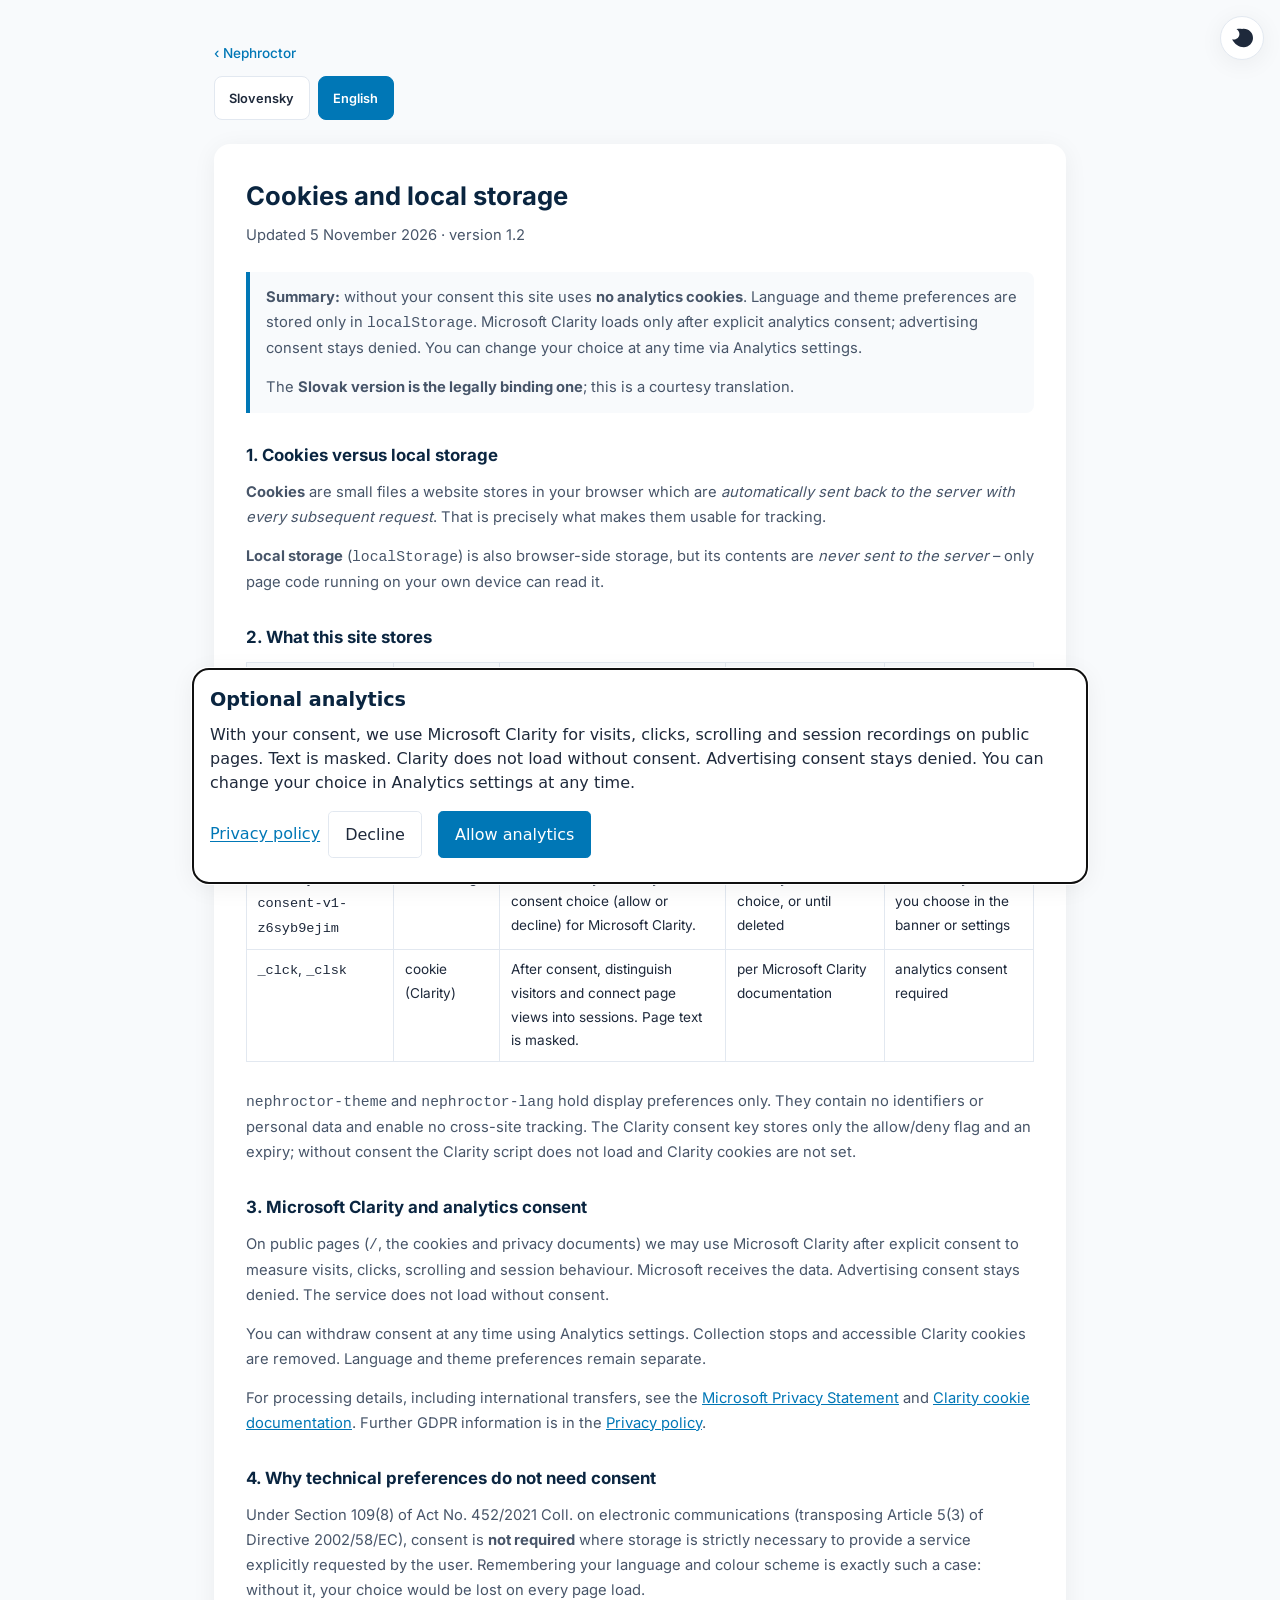
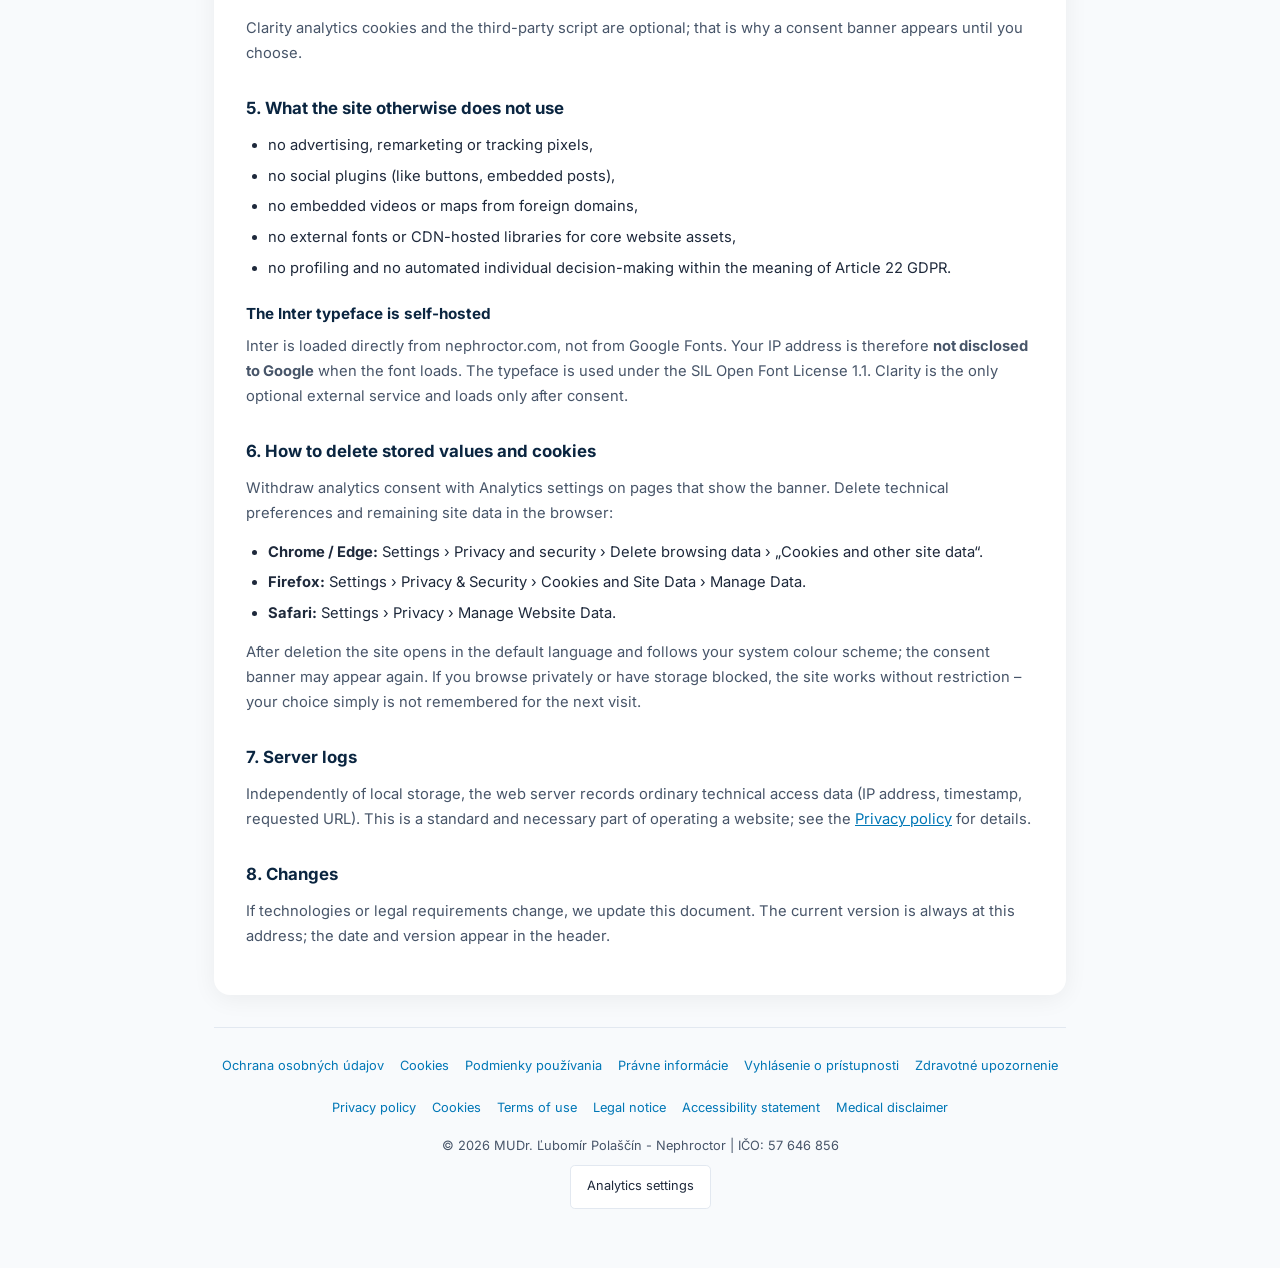
<file: legal/cookies.html>
<!DOCTYPE html>
<html lang="sk">
<head>
    <meta charset="UTF-8">
    <meta name="viewport" content="width=device-width, initial-scale=1.0">
    <title>Cookies a lokálne úložisko | Nephroctor</title>
    <meta name="description" content="Technické localStorage, voliteľný Microsoft Clarity po súhlase, cookies a návod na vymazanie na nephroctor.com.">
    <meta name="robots" content="index, follow">
    <meta name="theme-color" content="#f8fafc" media="(prefers-color-scheme: light)">
    <meta name="theme-color" content="#0f172a" media="(prefers-color-scheme: dark)">
    <meta name="color-scheme" content="light dark">
    <link rel="canonical" href="https://nephroctor.com/legal/cookies.html">
    <link rel="alternate" hreflang="sk" href="https://nephroctor.com/legal/cookies.html">
    <link rel="alternate" hreflang="en" href="https://nephroctor.com/legal/cookies.html?lang=en">
    <link rel="alternate" hreflang="x-default" href="https://nephroctor.com/legal/cookies.html">
    <link rel="icon" href="../assets/favicon.svg" type="image/svg+xml">
    <link rel="icon" href="../assets/favicon.ico" sizes="32x32">
    <link rel="icon" type="image/png" sizes="16x16" href="../assets/favicon-16.png">
    <link rel="icon" type="image/png" sizes="32x32" href="../assets/favicon-32.png">
    <link rel="apple-touch-icon" href="../assets/apple-touch-icon.png">
    <meta name="msapplication-config" content="/browserconfig.xml">
    <meta name="msapplication-TileColor" content="#0077b6">
    <link rel="stylesheet" href="../assets/site.css">
</head>
<body data-title-sk="Cookies a lokálne úložisko | Nephroctor" data-title-en="Cookies and local storage | Nephroctor">
    <script>
        (function () {
            try {
                var stored = localStorage.getItem('nephroctor-theme');
                if (stored === 'dark' || stored === 'light') {
                    document.documentElement.setAttribute('data-theme', stored);
                }
                /* No stored preference: leave data-theme unset so CSS media and
                   later OS changes keep working. theme-color still syncs below. */
            } catch (e) { /* localStorage unavailable */ }
            /* theme-color must match effective theme (stored or OS), not dual media metas alone. */
            try {
                var theme = document.documentElement.getAttribute('data-theme');
                var dark = theme === 'dark' || (theme !== 'light' && window.matchMedia
                    && window.matchMedia('(prefers-color-scheme: dark)').matches);
                var color = dark ? '#0f172a' : '#f8fafc';
                var metas = document.querySelectorAll('meta[name="theme-color"]');
                if (metas.length) {
                    metas[0].removeAttribute('media');
                    metas[0].setAttribute('content', color);
                    for (var i = 1; i < metas.length; i++) {
                        metas[i].parentNode.removeChild(metas[i]);
                    }
                }
            } catch (e2) { /* theme-color meta unavailable */ }
        })();
    </script>

    <a class="skip-link" href="#main">Preskočiť na obsah / Skip to content</a>

    <button type="button" class="theme-toggle" id="theme-toggle" aria-label="Tmavý režim" title="Tmavý režim">
        <svg viewBox="0 0 24 24" aria-hidden="true" focusable="false"><path d="M9 2c-1.05 0-2.05.16-3 .46 1.89 1 3.18 2.99 3.18 5.27 0 3.31-2.69 6-6 6-.71 0-1.39-.13-2.02-.36C3.92 18.86 8.56 22 14 22c5.52 0 10-4.48 10-10S19.52 2 14 2c-.63 0-1.24.06-1.83.17C11.06 2.06 10.04 2 9 2z"/></svg>
    </button>

    <div class="container">
        <p><a class="back-link" href="../index.html">‹ Nephroctor</a></p>

        <div class="doc-lang" role="group" aria-label="Jazyk dokumentu / Document language">
            <button type="button" data-doc-lang="sk" aria-pressed="true" lang="sk">Slovensky</button>
            <button type="button" data-doc-lang="en" aria-pressed="false" lang="en">English</button>
        </div>

        <main id="main" tabindex="-1">
            <article class="content-card" id="doc-sk" data-lang-block="sk" lang="sk">
                <div class="doc-header">
                    <h1>Cookies a lokálne úložisko</h1>
                    <p class="doc-meta">Aktualizované 5. novembra 2026 · verzia 1.2</p>
                </div>

                <div class="prose">
                    <div class="callout">
                        <p><strong>Zhrnutie:</strong> bez vášho súhlasu stránka <strong>nepoužíva analytické cookies</strong>. Technické predvoľby jazyka a témy ukladá len v <code>localStorage</code>. Microsoft Clarity sa načíta výhradne po výslovnom analytickom súhlase; reklamný súhlas zostáva vypnutý. Voľbu môžete kedykoľvek zmeniť tlačidlom Nastavenia analytiky.</p>
                    </div>

                    <h2>1. Čo sú cookies a lokálne úložisko</h2>
                    <p><strong>Cookies</strong> sú malé súbory, ktoré webová stránka uloží vo vašom prehliadači a ktoré sa <em>pri každej ďalšej požiadavke automaticky odosielajú späť na server</em>. Práve preto sa dajú zneužiť na sledovanie.</p>
                    <p><strong>Lokálne úložisko</strong> (<code>localStorage</code>) je tiež priestor v prehliadači, ale jeho obsah sa <em>na server nikdy neodosiela</em> – prečítať ho môže výlučne kód stránky bežiaci vo vašom zariadení.</p>

                    <h2>2. Čo táto stránka ukladá</h2>
                    <div class="table-scroll">
                        <table>
                            <thead>
                                <tr><th>Názov</th><th>Typ</th><th>Účel</th><th>Platnosť</th><th>Súhlas</th></tr>
                            </thead>
                            <tbody>
                                <tr>
                                    <td><code>nephroctor-theme</code></td>
                                    <td>localStorage</td>
                                    <td>Zapamätá si, či ste zvolili svetlý alebo tmavý režim zobrazenia.</td>
                                    <td>do vymazania používateľom</td>
                                    <td>nevyžaduje sa</td>
                                </tr>
                                <tr>
                                    <td><code>nephroctor-lang</code></td>
                                    <td>localStorage</td>
                                    <td>Zapamätá si zvolený jazyk stránky, aby ste ho nemuseli vyberať pri každej návšteve.</td>
                                    <td>do vymazania používateľom</td>
                                    <td>nevyžaduje sa</td>
                                </tr>
                                <tr>
                                    <td><code>clarity-consent-v1-z6syb9ejim</code></td>
                                    <td>localStorage</td>
                                    <td>Zapamätá vašu voľbu analytického súhlasu (povolenie alebo odmietnutie) pre Microsoft Clarity.</td>
                                    <td>180 dní od voľby, alebo do vymazania</td>
                                    <td>ukladá sa až po vašej voľbe v lište alebo v nastaveniach</td>
                                </tr>
                                <tr>
                                    <td><code>_clck</code>, <code>_clsk</code></td>
                                    <td>cookie (Clarity)</td>
                                    <td>Po súhlase rozlišujú návštevníkov a spájajú zobrazenia do relácií. Text na stránke je maskovaný.</td>
                                    <td>podľa dokumentácie Microsoft Clarity</td>
                                    <td>vyžaduje sa analytický súhlas</td>
                                </tr>
                            </tbody>
                        </table>
                    </div>
                    <p>Hodnoty <code>nephroctor-theme</code> a <code>nephroctor-lang</code> sú výhradne zobrazovacie preferencie, neobsahujú identifikátory ani osobné údaje a neumožňujú sledovanie naprieč webovými stránkami. Kľúč súhlasu Clarity obsahuje len príznak povolenia alebo odmietnutia a čas vypršania; bez súhlasu sa skript Clarity nenačíta a cookies Clarity nevzniknú.</p>

                    <h2>3. Microsoft Clarity a analytický súhlas</h2>
                    <p>Na verejných stránkach (<code>/</code>, dokumenty o cookies a ochrane osobných údajov) môžeme po výslovnom súhlase použiť Microsoft Clarity na meranie návštevnosti, kliknutí, posúvania a priebehu používania. Údaje prijíma Microsoft. Reklamný súhlas zostáva vypnutý. Bez súhlasu sa služba nenačíta.</p>
                    <p>Súhlas môžete kedykoľvek odvolať tlačidlom Nastavenia analytiky. Meranie sa zastaví a dostupné cookies Clarity sa odstránia. Technické predvoľby jazyka a témy zostávajú samostatné.</p>
                    <p>Podrobnosti o spracúvaní údajov vrátane medzinárodných prenosov: <a href="https://privacy.microsoft.com/privacystatement" target="_blank" rel="noopener noreferrer">ochrana súkromia Microsoft</a> a <a href="https://learn.microsoft.com/en-us/clarity/setup-and-installation/clarity-cookies" target="_blank" rel="noopener noreferrer">cookies Clarity</a>. Ďalšie informácie podľa GDPR sú v dokumente <a href="ochrana-osobnych-udajov.html">Zásady spracúvania osobných údajov</a>.</p>

                    <h2>4. Prečo technické predvoľby nevyžadujú súhlas</h2>
                    <p>Podľa § 109 ods. 8 zákona č. 452/2021 Z. z. o elektronických komunikáciách (transpozícia článku 5 ods. 3 smernice 2002/58/ES) sa súhlas <strong>nevyžaduje</strong>, ak je uloženie údajov nevyhnutné na poskytnutie služby, ktorú používateľ výslovne požadoval. Uloženie zvoleného jazyka a farebného režimu je takýmto prípadom: bez neho by sa vaša voľba pri každom načítaní stránky stratila.</p>
                    <p>Analytické cookies Clarity a načítanie skriptu tretiej strany sú voliteľné; preto sa zobrazuje lišta so súhlasom, kým si nevyberiete.</p>

                    <h2>5. Čo stránka inak nepoužíva</h2>
                    <ul>
                        <li>žiadne reklamné, remarketingové ani sledovacie pixely,</li>
                        <li>žiadne sociálne pluginy (tlačidlá „Páči sa mi“, vložené príspevky),</li>
                        <li>žiadne vložené videá ani mapy z cudzích domén,</li>
                        <li>žiadne externé písma ani knižnice z CDN na základných súboroch webu,</li>
                        <li>žiadne profilovanie ani automatizované individuálne rozhodovanie podľa článku 22 GDPR.</li>
                    </ul>

                    <h3>Písmo Inter je hosťované lokálne</h3>
                    <p>Písmo Inter sa načítava priamo z domény nephroctor.com, nie zo služby Google Fonts. Vaša IP adresa sa preto pri načítaní písma <strong>neodovzdáva spoločnosti Google</strong>. Písmo je použité na základe licencie SIL Open Font License 1.1. Clarity je jediná voliteľná externá služba a načíta sa len po súhlase.</p>

                    <h2>6. Ako uložené hodnoty a cookies vymazať</h2>
                    <p>Analytický súhlas odvoláte tlačidlom Nastavenia analytiky na stránkach, kde sa lišta zobrazuje. Technické predvoľby a zvyšné údaje stránky vymažete v prehliadači:</p>
                    <ul>
                        <li><strong>Chrome / Edge:</strong> Nastavenia › Ochrana súkromia a zabezpečenie › Vymazať údaje prehliadania › „Cookies a ďalšie údaje stránok“.</li>
                        <li><strong>Firefox:</strong> Nastavenia › Súkromie a bezpečnosť › Cookies a údaje stránok › Spravovať údaje.</li>
                        <li><strong>Safari:</strong> Nastavenia › Súkromie › Spravovať údaje webových stránok.</li>
                    </ul>
                    <p>Po vymazaní sa stránka zobrazí v predvolenom jazyku a v režime podľa nastavení vášho systému; lišta so súhlasom sa môže znova zobraziť. Ak používate režim súkromného prehliadania alebo máte ukladanie zablokované, stránka funguje bez obmedzení – vaša voľba sa len nezapamätá do ďalšej návštevy.</p>

                    <h2>7. Serverové logy</h2>
                    <p>Nezávisle od lokálneho úložiska zaznamenáva webový server bežné technické údaje o prístupe (IP adresa, čas, požadovaná adresa). Ide o štandardnú a nevyhnutnú súčasť prevádzky webu; podrobnosti nájdete v dokumente <a href="ochrana-osobnych-udajov.html">Zásady spracúvania osobných údajov</a>.</p>

                    <h2>8. Zmeny</h2>
                    <p>Pri zmene technológií alebo právnych predpisov tento dokument aktualizujeme. Aktuálne znenie je vždy na tejto adrese; dátum a verzia sú v záhlaví.</p>
                </div>
            </article>

            <article class="content-card" id="doc-en" data-lang-block="en" lang="en" hidden>
                <div class="doc-header">
                    <h1>Cookies and local storage</h1>
                    <p class="doc-meta">Updated 5 November 2026 · version 1.2</p>
                </div>

                <div class="prose">
                    <div class="callout">
                        <p><strong>Summary:</strong> without your consent this site uses <strong>no analytics cookies</strong>. Language and theme preferences are stored only in <code>localStorage</code>. Microsoft Clarity loads only after explicit analytics consent; advertising consent stays denied. You can change your choice at any time via Analytics settings.</p>
                        <p>The <strong>Slovak version is the legally binding one</strong>; this is a courtesy translation.</p>
                    </div>

                    <h2>1. Cookies versus local storage</h2>
                    <p><strong>Cookies</strong> are small files a website stores in your browser which are <em>automatically sent back to the server with every subsequent request</em>. That is precisely what makes them usable for tracking.</p>
                    <p><strong>Local storage</strong> (<code>localStorage</code>) is also browser-side storage, but its contents are <em>never sent to the server</em> – only page code running on your own device can read it.</p>

                    <h2>2. What this site stores</h2>
                    <div class="table-scroll">
                        <table>
                            <thead>
                                <tr><th>Name</th><th>Type</th><th>Purpose</th><th>Lifetime</th><th>Consent</th></tr>
                            </thead>
                            <tbody>
                                <tr>
                                    <td><code>nephroctor-theme</code></td>
                                    <td>localStorage</td>
                                    <td>Remembers whether you chose the light or dark display mode.</td>
                                    <td>until you delete it</td>
                                    <td>not required</td>
                                </tr>
                                <tr>
                                    <td><code>nephroctor-lang</code></td>
                                    <td>localStorage</td>
                                    <td>Remembers your chosen site language so you need not select it on every visit.</td>
                                    <td>until you delete it</td>
                                    <td>not required</td>
                                </tr>
                                <tr>
                                    <td><code>clarity-consent-v1-z6syb9ejim</code></td>
                                    <td>localStorage</td>
                                    <td>Remembers your analytics consent choice (allow or decline) for Microsoft Clarity.</td>
                                    <td>180 days from the choice, or until deleted</td>
                                    <td>written only after you choose in the banner or settings</td>
                                </tr>
                                <tr>
                                    <td><code>_clck</code>, <code>_clsk</code></td>
                                    <td>cookie (Clarity)</td>
                                    <td>After consent, distinguish visitors and connect page views into sessions. Page text is masked.</td>
                                    <td>per Microsoft Clarity documentation</td>
                                    <td>analytics consent required</td>
                                </tr>
                            </tbody>
                        </table>
                    </div>
                    <p><code>nephroctor-theme</code> and <code>nephroctor-lang</code> hold display preferences only. They contain no identifiers or personal data and enable no cross-site tracking. The Clarity consent key stores only the allow/deny flag and an expiry; without consent the Clarity script does not load and Clarity cookies are not set.</p>

                    <h2>3. Microsoft Clarity and analytics consent</h2>
                    <p>On public pages (<code>/</code>, the cookies and privacy documents) we may use Microsoft Clarity after explicit consent to measure visits, clicks, scrolling and session behaviour. Microsoft receives the data. Advertising consent stays denied. The service does not load without consent.</p>
                    <p>You can withdraw consent at any time using Analytics settings. Collection stops and accessible Clarity cookies are removed. Language and theme preferences remain separate.</p>
                    <p>For processing details, including international transfers, see the <a href="https://privacy.microsoft.com/privacystatement" target="_blank" rel="noopener noreferrer">Microsoft Privacy Statement</a> and <a href="https://learn.microsoft.com/en-us/clarity/setup-and-installation/clarity-cookies" target="_blank" rel="noopener noreferrer">Clarity cookie documentation</a>. Further GDPR information is in the <a href="ochrana-osobnych-udajov.html?lang=en">Privacy policy</a>.</p>

                    <h2>4. Why technical preferences do not need consent</h2>
                    <p>Under Section 109(8) of Act No. 452/2021 Coll. on electronic communications (transposing Article 5(3) of Directive 2002/58/EC), consent is <strong>not required</strong> where storage is strictly necessary to provide a service explicitly requested by the user. Remembering your language and colour scheme is exactly such a case: without it, your choice would be lost on every page load.</p>
                    <p>Clarity analytics cookies and the third-party script are optional; that is why a consent banner appears until you choose.</p>

                    <h2>5. What the site otherwise does not use</h2>
                    <ul>
                        <li>no advertising, remarketing or tracking pixels,</li>
                        <li>no social plugins (like buttons, embedded posts),</li>
                        <li>no embedded videos or maps from foreign domains,</li>
                        <li>no external fonts or CDN-hosted libraries for core website assets,</li>
                        <li>no profiling and no automated individual decision-making within the meaning of Article 22 GDPR.</li>
                    </ul>

                    <h3>The Inter typeface is self-hosted</h3>
                    <p>Inter is loaded directly from nephroctor.com, not from Google Fonts. Your IP address is therefore <strong>not disclosed to Google</strong> when the font loads. The typeface is used under the SIL Open Font License 1.1. Clarity is the only optional external service and loads only after consent.</p>

                    <h2>6. How to delete stored values and cookies</h2>
                    <p>Withdraw analytics consent with Analytics settings on pages that show the banner. Delete technical preferences and remaining site data in the browser:</p>
                    <ul>
                        <li><strong>Chrome / Edge:</strong> Settings › Privacy and security › Delete browsing data › „Cookies and other site data“.</li>
                        <li><strong>Firefox:</strong> Settings › Privacy &amp; Security › Cookies and Site Data › Manage Data.</li>
                        <li><strong>Safari:</strong> Settings › Privacy › Manage Website Data.</li>
                    </ul>
                    <p>After deletion the site opens in the default language and follows your system colour scheme; the consent banner may appear again. If you browse privately or have storage blocked, the site works without restriction – your choice simply is not remembered for the next visit.</p>

                    <h2>7. Server logs</h2>
                    <p>Independently of local storage, the web server records ordinary technical access data (IP address, timestamp, requested URL). This is a standard and necessary part of operating a website; see the <a href="ochrana-osobnych-udajov.html?lang=en">Privacy policy</a> for details.</p>

                    <h2>8. Changes</h2>
                    <p>If technologies or legal requirements change, we update this document. The current version is always at this address; the date and version appear in the header.</p>
                </div>
            </article>
        </main>

        <footer class="footer">
            <nav class="footer-legal" data-lang-block="sk" aria-label="Právne dokumenty">
                <a href="ochrana-osobnych-udajov.html">Ochrana osobných údajov</a>
                <a href="cookies.html">Cookies</a>
                <a href="podmienky-pouzivania.html">Podmienky používania</a>
                <a href="pravne-informacie.html">Právne informácie</a>
                <a href="pristupnost.html">Vyhlásenie o prístupnosti</a>
                <a href="zdravotne-upozornenie.html">Zdravotné upozornenie</a>
            </nav>
            <nav class="footer-legal" data-lang-block="en" aria-label="Legal documents" hidden>
                <a href="ochrana-osobnych-udajov.html?lang=en">Privacy policy</a>
                <a href="cookies.html?lang=en">Cookies</a>
                <a href="podmienky-pouzivania.html?lang=en">Terms of use</a>
                <a href="pravne-informacie.html?lang=en">Legal notice</a>
                <a href="pristupnost.html?lang=en">Accessibility statement</a>
                <a href="zdravotne-upozornenie.html?lang=en">Medical disclaimer</a>
            </nav>
            <p>&copy; 2026 MUDr. Ľubomír Polaščín - Nephroctor | IČO: 57 646 856</p>
        </footer>
    </div>

    <script src="../assets/legal.js"></script>
<script src="../assets/clarity-consent.js?v=78331b7675cf" data-project="z6syb9ejim" data-paths="/,/index.html,/legal/cookies.html,/legal/ochrana-osobnych-udajov.html" data-privacy="/legal/ochrana-osobnych-udajov.html" defer></script>
</body>
</html>
</file>
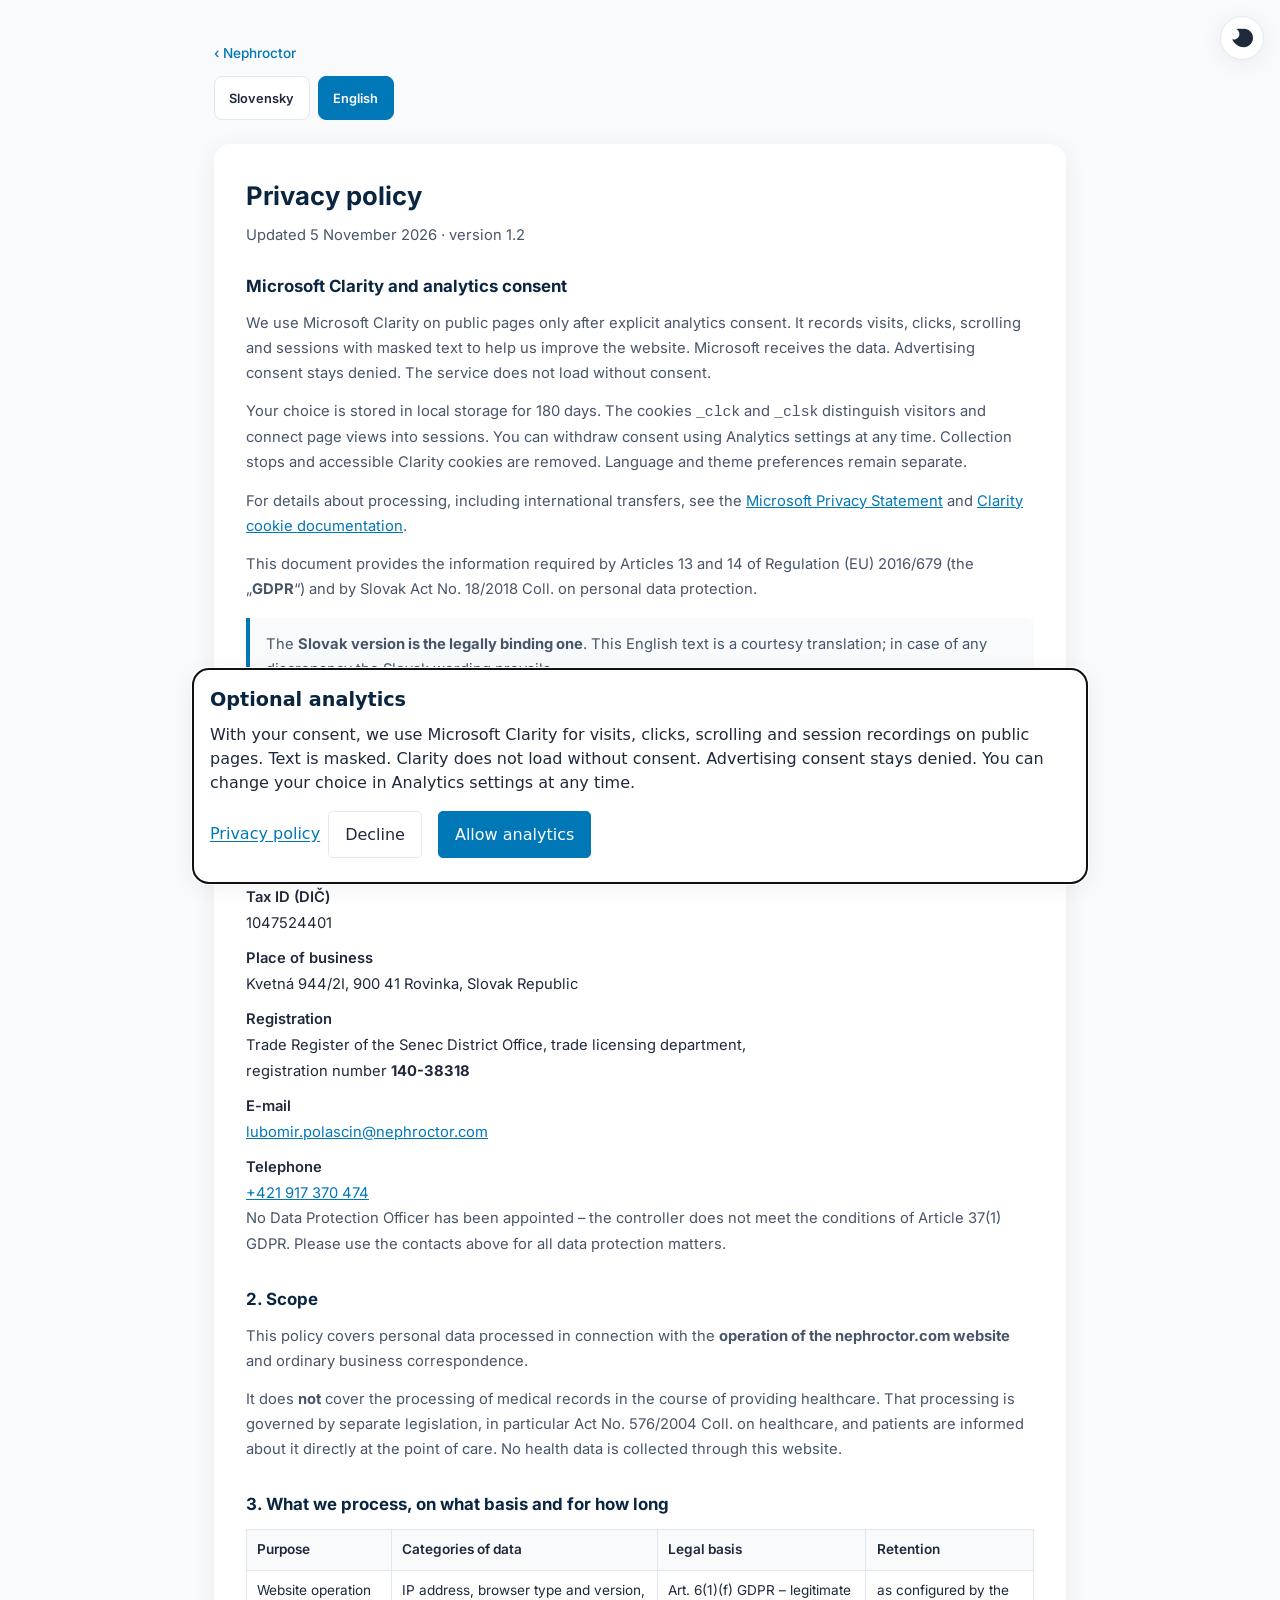
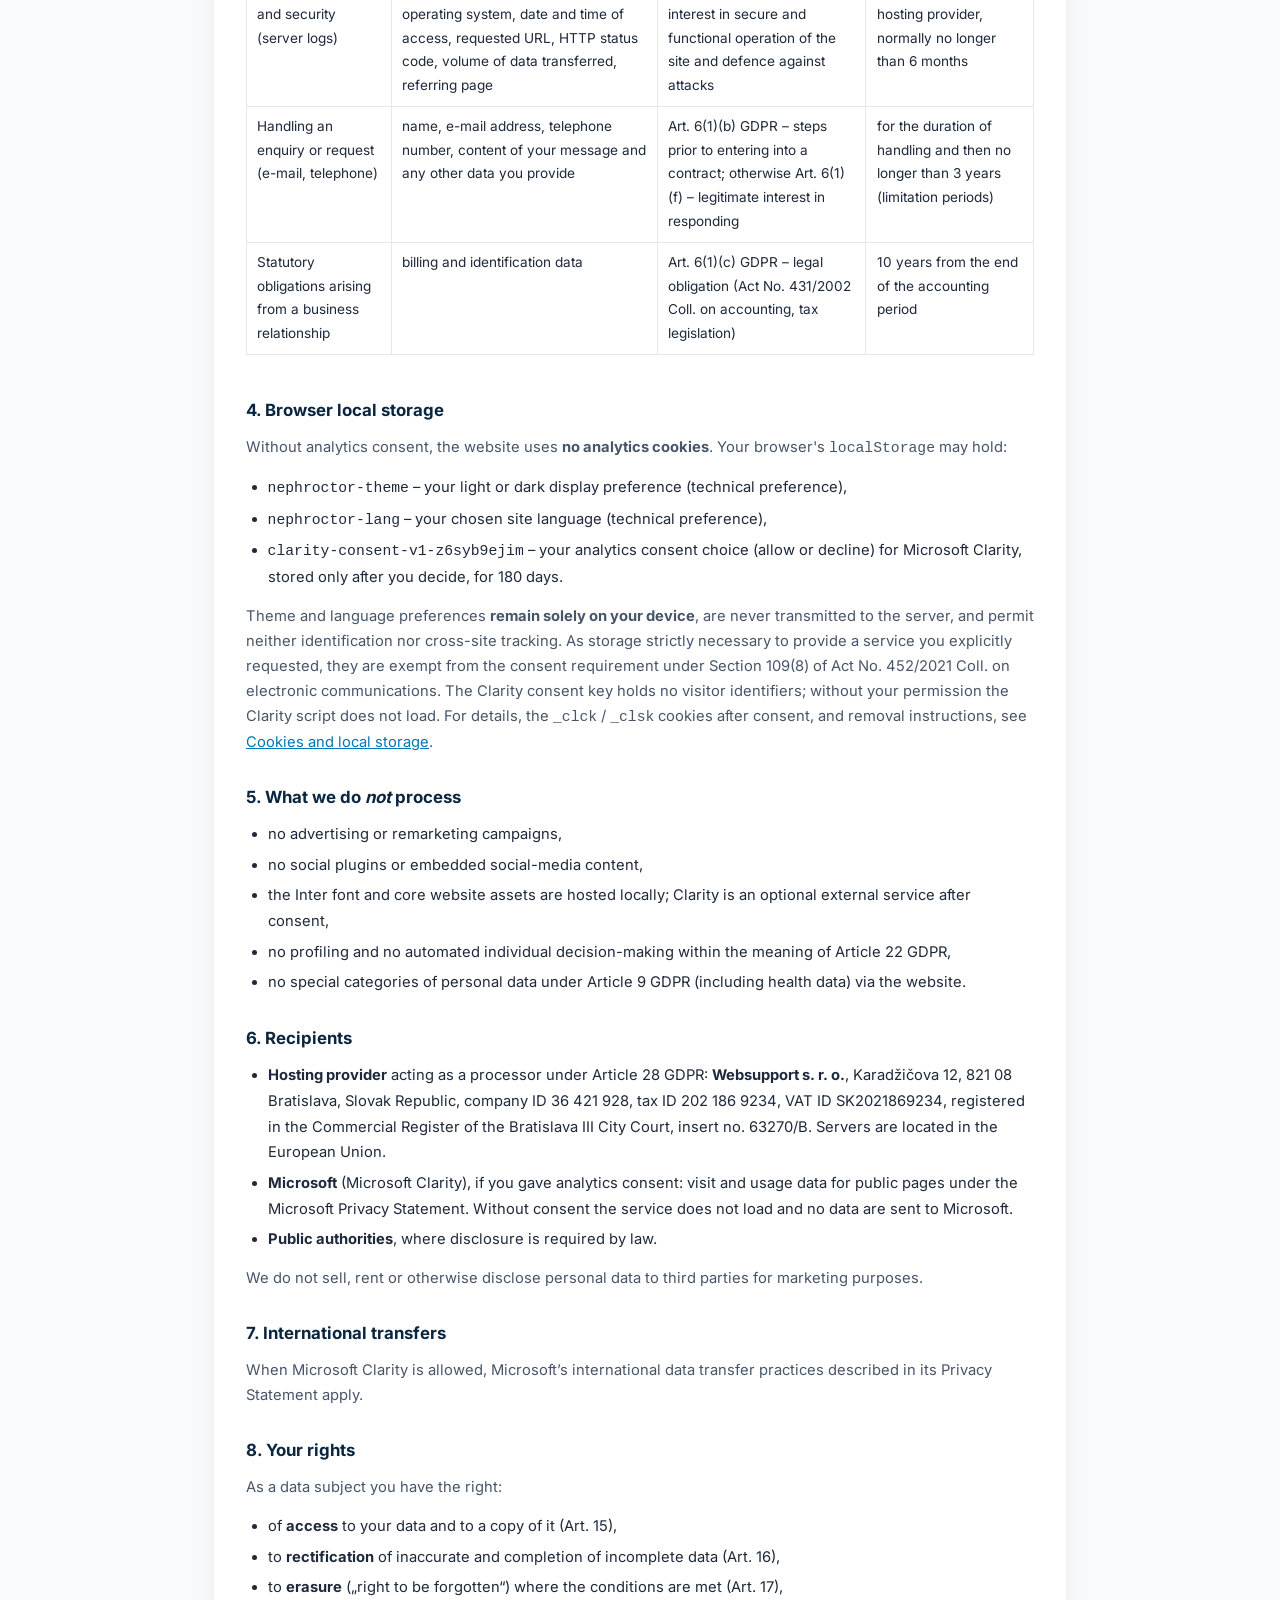
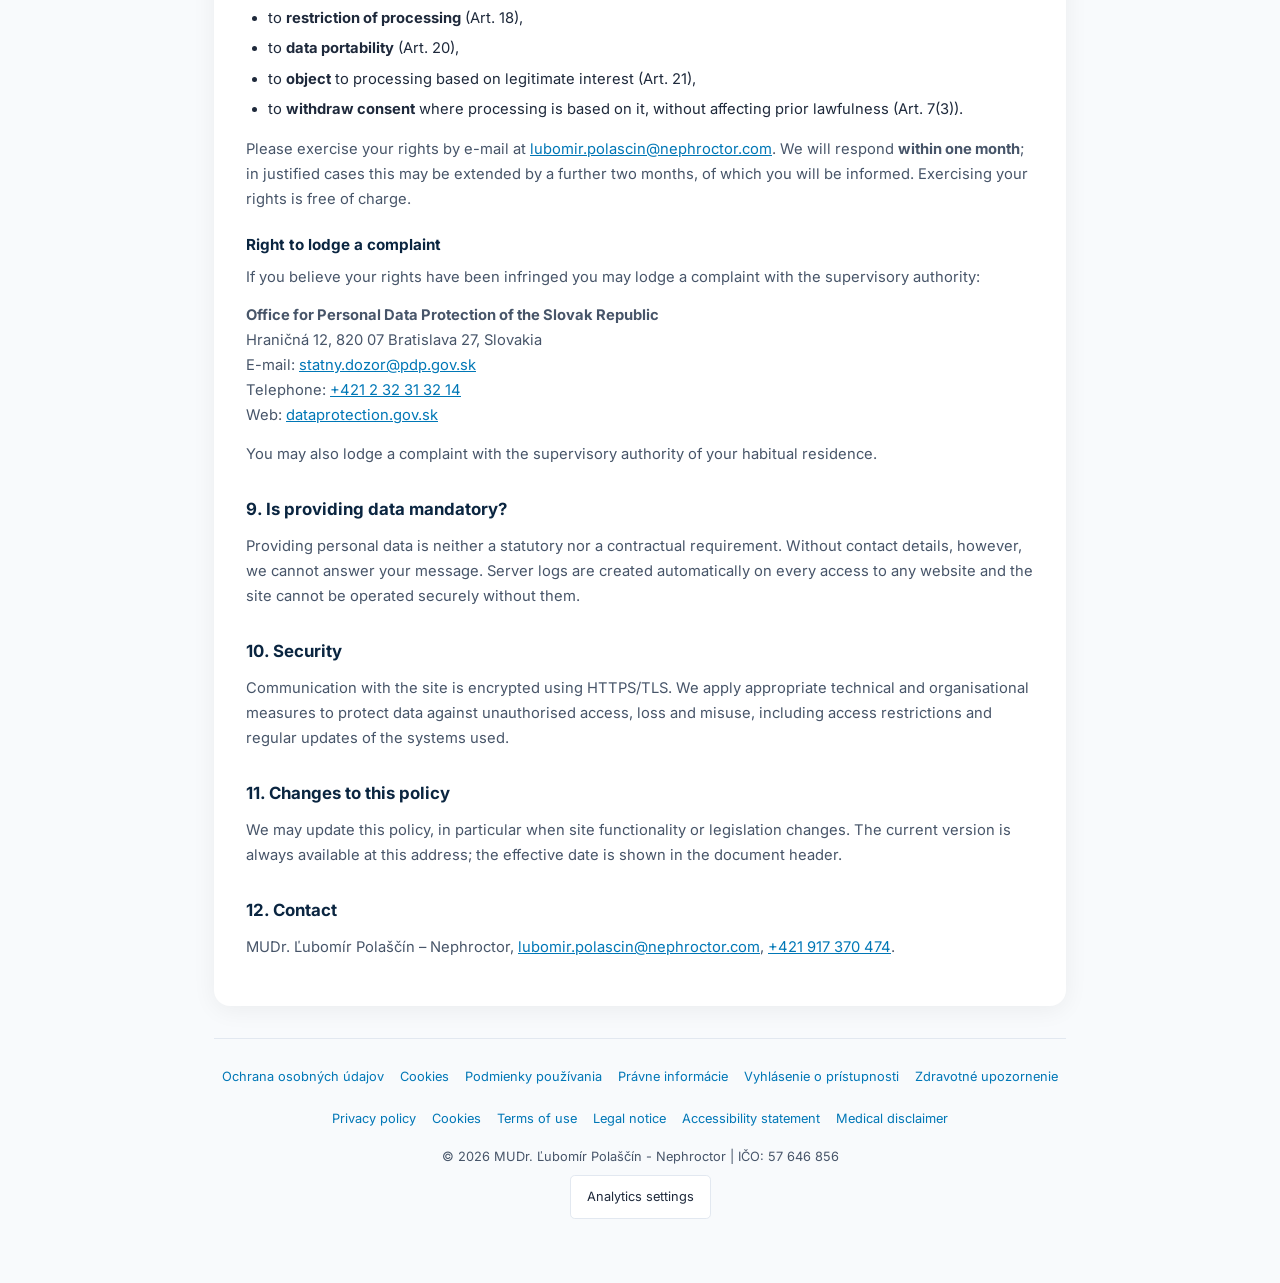
<file: legal/ochrana-osobnych-udajov.html>
<!DOCTYPE html>
<html lang="sk">
<head>
    <meta charset="UTF-8">
    <meta name="viewport" content="width=device-width, initial-scale=1.0">
    <title>Ochrana osobných údajov | Nephroctor</title>
    <meta name="description" content="Zásady spracúvania osobných údajov podľa GDPR pre webovú stránku nephroctor.com – MUDr. Ľubomír Polaščín, Nephroctor.">
    <meta name="robots" content="index, follow">
    <meta name="theme-color" content="#f8fafc" media="(prefers-color-scheme: light)">
    <meta name="theme-color" content="#0f172a" media="(prefers-color-scheme: dark)">
    <meta name="color-scheme" content="light dark">
    <link rel="canonical" href="https://nephroctor.com/legal/ochrana-osobnych-udajov.html">
    <link rel="alternate" hreflang="sk" href="https://nephroctor.com/legal/ochrana-osobnych-udajov.html">
    <link rel="alternate" hreflang="en" href="https://nephroctor.com/legal/ochrana-osobnych-udajov.html?lang=en">
    <link rel="alternate" hreflang="x-default" href="https://nephroctor.com/legal/ochrana-osobnych-udajov.html">
    <link rel="icon" href="../assets/favicon.svg" type="image/svg+xml">
    <link rel="icon" href="../assets/favicon.ico" sizes="32x32">
    <link rel="icon" type="image/png" sizes="16x16" href="../assets/favicon-16.png">
    <link rel="icon" type="image/png" sizes="32x32" href="../assets/favicon-32.png">
    <link rel="apple-touch-icon" href="../assets/apple-touch-icon.png">
    <meta name="msapplication-config" content="/browserconfig.xml">
    <meta name="msapplication-TileColor" content="#0077b6">
    <link rel="stylesheet" href="../assets/site.css">
</head>
<body data-title-sk="Ochrana osobných údajov | Nephroctor" data-title-en="Privacy policy | Nephroctor">
    <script>
        (function () {
            try {
                var stored = localStorage.getItem('nephroctor-theme');
                if (stored === 'dark' || stored === 'light') {
                    document.documentElement.setAttribute('data-theme', stored);
                }
                /* No stored preference: leave data-theme unset so CSS media and
                   later OS changes keep working. theme-color still syncs below. */
            } catch (e) { /* localStorage unavailable */ }
            /* theme-color must match effective theme (stored or OS), not dual media metas alone. */
            try {
                var theme = document.documentElement.getAttribute('data-theme');
                var dark = theme === 'dark' || (theme !== 'light' && window.matchMedia
                    && window.matchMedia('(prefers-color-scheme: dark)').matches);
                var color = dark ? '#0f172a' : '#f8fafc';
                var metas = document.querySelectorAll('meta[name="theme-color"]');
                if (metas.length) {
                    metas[0].removeAttribute('media');
                    metas[0].setAttribute('content', color);
                    for (var i = 1; i < metas.length; i++) {
                        metas[i].parentNode.removeChild(metas[i]);
                    }
                }
            } catch (e2) { /* theme-color meta unavailable */ }
        })();
    </script>

    <a class="skip-link" href="#main">Preskočiť na obsah / Skip to content</a>

    <button type="button" class="theme-toggle" id="theme-toggle" aria-label="Tmavý režim" title="Tmavý režim">
        <svg viewBox="0 0 24 24" aria-hidden="true" focusable="false"><path d="M9 2c-1.05 0-2.05.16-3 .46 1.89 1 3.18 2.99 3.18 5.27 0 3.31-2.69 6-6 6-.71 0-1.39-.13-2.02-.36C3.92 18.86 8.56 22 14 22c5.52 0 10-4.48 10-10S19.52 2 14 2c-.63 0-1.24.06-1.83.17C11.06 2.06 10.04 2 9 2z"/></svg>
    </button>

    <div class="container">
        <p><a class="back-link" href="../index.html">‹ Nephroctor</a></p>

        <div class="doc-lang" role="group" aria-label="Jazyk dokumentu / Document language">
            <button type="button" data-doc-lang="sk" aria-pressed="true" lang="sk">Slovensky</button>
            <button type="button" data-doc-lang="en" aria-pressed="false" lang="en">English</button>
        </div>

        <main id="main" tabindex="-1">
            <!-- ================= SLOVAK (binding version) ================= -->
            <article class="content-card" id="doc-sk" data-lang-block="sk" lang="sk">
                <div class="doc-header">
                    <h1>Zásady spracúvania osobných údajov</h1>
                    <p class="doc-meta">Aktualizované 5. novembra 2026 · verzia 1.2</p>
                </div>

                <div class="prose"><h2>Microsoft Clarity a analytický súhlas</h2><p>Na verejných stránkach používame Microsoft Clarity iba po výslovnom analytickom súhlase. Zaznamenáva návštevy, kliknutia, posúvanie a priebeh používania s maskovaným textom, aby sme mohli web zlepšovať. Údaje prijíma Microsoft. Reklamný súhlas zostáva vypnutý. Bez súhlasu sa služba nenačíta.</p><p>Voľbu ukladáme v lokálnom úložisku na 180 dní. Cookies <code>_clck</code> a <code>_clsk</code> rozlišujú návštevníkov a spájajú zobrazenia do relácií. Súhlas môžete kedykoľvek odvolať tlačidlom Nastavenia analytiky. Meranie sa zastaví a dostupné cookies Clarity sa odstránia. Technické predvoľby jazyka a témy zostávajú samostatné.</p><p>Podrobnosti o spracúvaní údajov vrátane medzinárodných prenosov: <a href="https://privacy.microsoft.com/privacystatement">ochrana súkromia Microsoft</a> a <a href="https://learn.microsoft.com/en-us/clarity/setup-and-installation/clarity-cookies">cookies Clarity</a>.</p>
                    <p>Tento dokument obsahuje informácie podľa článkov 13 a 14 nariadenia Európskeho parlamentu a Rady (EÚ) 2016/679 o ochrane fyzických osôb pri spracúvaní osobných údajov (ďalej len „<strong>GDPR</strong>“) a podľa zákona č. 18/2018 Z. z. o ochrane osobných údajov.</p>

                    <h2>1. Kto spracúva vaše údaje (prevádzkovateľ)</h2>
                    <dl>
                        <dt>Obchodné meno</dt>
                        <dd>MUDr. Ľubomír Polaščín – Nephroctor</dd>
                        <dt>IČO</dt>
                        <dd>57 646 856</dd>
                        <dt>DIČ</dt>
                        <dd>1047524401</dd>
                        <dt>Miesto podnikania</dt>
                        <dd>Kvetná 944/2I, 900 41 Rovinka, Slovenská republika</dd>
                        <dt>Zápis v registri</dt>
                        <dd>Živnostenský register Okresného úradu Senec, odbor živnostenského podnikania,<br>číslo živnostenského registra <strong>140-38318</strong></dd>
                        <dt>E-mail</dt>
                        <dd><a href="mailto:lubomir.polascin@nephroctor.com">lubomir.polascin@nephroctor.com</a></dd>
                        <dt>Telefón</dt>
                        <dd><a href="tel:+421917370474">+421 917 370 474</a></dd>
                    </dl>
                    <p>Zodpovedná osoba (DPO) nebola určená – prevádzkovateľ nespĺňa podmienky článku 37 ods. 1 GDPR. Vo všetkých otázkach ochrany údajov sa obracajte priamo na vyššie uvedené kontakty.</p>

                    <h2>2. Čoho sa tieto zásady týkajú</h2>
                    <p>Zásady sa vzťahujú na spracúvanie osobných údajov v súvislosti s <strong>prevádzkou webovej stránky nephroctor.com</strong> a s bežnou obchodnou a pracovnou komunikáciou.</p>
                    <p><strong>Nevzťahujú sa</strong> na spracúvanie zdravotnej dokumentácie pri poskytovaní zdravotnej starostlivosti. To sa riadi osobitnými predpismi, najmä zákonom č. 576/2004 Z. z. o zdravotnej starostlivosti, a pacient je o ňom informovaný priamo v mieste poskytovania starostlivosti. Cez túto webovú stránku sa žiadne údaje o zdravotnom stave nezbierajú.</p>

                    <h2>3. Aké údaje spracúvame, na akom právnom základe a ako dlho</h2>
                    <div class="table-scroll">
                        <table>
                            <thead>
                                <tr><th>Účel</th><th>Kategórie údajov</th><th>Právny základ</th><th>Doba uchovávania</th></tr>
                            </thead>
                            <tbody>
                                <tr>
                                    <td>Prevádzka a bezpečnosť webovej stránky (serverové logy)</td>
                                    <td>IP adresa, typ a verzia prehliadača, operačný systém, dátum a čas prístupu, požadovaná adresa, stavový kód HTTP, objem prenesených dát, odkazujúca stránka</td>
                                    <td>čl. 6 ods. 1 písm. f) GDPR – oprávnený záujem na bezpečnej a funkčnej prevádzke stránky a na obrane proti útokom</td>
                                    <td>podľa nastavenia poskytovateľa hostingu, spravidla najviac 6 mesiacov</td>
                                </tr>
                                <tr>
                                    <td>Vybavenie podnetu, otázky alebo dopytu (e-mail, telefón)</td>
                                    <td>meno, e-mailová adresa, telefónne číslo, obsah správy a ďalšie údaje, ktoré nám sami poskytnete</td>
                                    <td>čl. 6 ods. 1 písm. b) GDPR – opatrenia pred uzavretím zmluvy; inak čl. 6 ods. 1 písm. f) – oprávnený záujem na odpovedi na podnet</td>
                                    <td>po dobu vybavovania a následne najviac 3 roky (premlčacie lehoty)</td>
                                </tr>
                                <tr>
                                    <td>Plnenie zákonných povinností pri obchodnom vzťahu</td>
                                    <td>fakturačné a identifikačné údaje</td>
                                    <td>čl. 6 ods. 1 písm. c) GDPR – zákonná povinnosť (zákon č. 431/2002 Z. z. o účtovníctve, daňové predpisy)</td>
                                    <td>10 rokov od skončenia účtovného obdobia</td>
                                </tr>
                            </tbody>
                        </table>
                    </div>

                    <h2>4. Lokálne úložisko prehliadača</h2>
                    <p>Bez analytického súhlasu webová stránka <strong>nepoužíva analytické cookies</strong>. Vo vašom prehliadači môže byť v <code>localStorage</code>:</p>
                    <ul>
                        <li><code>nephroctor-theme</code> – zvolený svetlý alebo tmavý režim zobrazenia (technická predvoľba),</li>
                        <li><code>nephroctor-lang</code> – zvolený jazyk stránky (technická predvoľba),</li>
                        <li><code>clarity-consent-v1-z6syb9ejim</code> – vaša voľba analytického súhlasu (povolenie alebo odmietnutie) pre Microsoft Clarity, ukladaná až po vašom rozhodnutí na 180 dní.</li>
                    </ul>
                    <p>Technické predvoľby témy a jazyka <strong>zostávajú výlučne vo vašom zariadení</strong>, neodosielajú sa na server, neumožňujú vašu identifikáciu ani sledovanie naprieč stránkami. Ide o úložisko nevyhnutné na poskytnutie služby, ktorú ste výslovne požadovali, preto sa naň podľa § 109 ods. 8 zákona č. 452/2021 Z. z. o elektronických komunikáciách nevyžaduje súhlas. Kľúč súhlasu Clarity neobsahuje identifikátory návštevníka; bez povolenia sa skript Clarity nenačíta. Podrobnosti, cookies <code>_clck</code> / <code>_clsk</code> po súhlase a návod na vymazanie nájdete v dokumente <a href="cookies.html">Cookies a lokálne úložisko</a>.</p>

                    <h2>5. Čo <em>ne</em>spracúvame</h2>
                    <ul>
                        <li>žiadne reklamné ani remarketingové kampane,</li>
                        <li>žiadne sociálne pluginy ani vložený obsah sociálnych sietí,</li>
                        <li>písmo Inter a základné súbory webu sa načítavajú lokálne; Clarity je voliteľná externá služba po súhlase,</li>
                        <li>žiadne profilovanie ani automatizované individuálne rozhodovanie podľa článku 22 GDPR,</li>
                        <li>žiadne osobitné kategórie osobných údajov podľa článku 9 GDPR (vrátane údajov o zdraví) prostredníctvom webovej stránky.</li>
                    </ul>

                    <h2>6. Komu môžu byť údaje sprístupnené</h2>
                    <ul>
                        <li><strong>Poskytovateľ hostingu</strong> v postavení sprostredkovateľa podľa článku 28 GDPR: spoločnosť <strong>Websupport s. r. o.</strong>, Karadžičova 12, 821 08 Bratislava, Slovenská republika, IČO 36 421 928, DIČ 202 186 9234, IČ DPH SK2021869234, zapísaná v obchodnom registri Mestského súdu Bratislava III, vložka č. 63270/B. Servery sú umiestnené v Európskej únii.</li>
                        <li><strong>Microsoft</strong> (Microsoft Clarity), ak ste udelili analytický súhlas: údaje o návšteve a používaní verejných stránok podľa vyhlásenia o ochrane súkromia Microsoft. Bez súhlasu sa služba nenačíta a údaje sa Microsoftu neodosielajú.</li>
                        <li><strong>Orgány verejnej moci</strong>, ak nám povinnosť poskytnúť údaje vyplýva zo zákona.</li>
                    </ul>
                    <p>Osobné údaje nepredávame, neprenajímame ani inak neposkytujeme tretím stranám na marketingové účely.</p>

                    <h2>7. Prenos do tretích krajín</h2>
                    <p>Pri povolení Microsoft Clarity sa uplatňujú pravidlá spoločnosti Microsoft pre medzinárodné prenosy údajov uvedené v jej vyhlásení o ochrane osobných údajov.</p>

                    <h2>8. Vaše práva</h2>
                    <p>Ako dotknutá osoba máte podľa GDPR právo:</p>
                    <ul>
                        <li>na <strong>prístup</strong> k svojim údajom a na kópiu spracúvaných údajov (čl. 15),</li>
                        <li>na <strong>opravu</strong> nesprávnych a doplnenie neúplných údajov (čl. 16),</li>
                        <li>na <strong>vymazanie</strong> („právo na zabudnutie“), ak sú splnené podmienky (čl. 17),</li>
                        <li>na <strong>obmedzenie spracúvania</strong> (čl. 18),</li>
                        <li>na <strong>prenosnosť</strong> údajov (čl. 20),</li>
                        <li><strong>namietať</strong> proti spracúvaniu založenému na oprávnenom záujme (čl. 21),</li>
                        <li><strong>odvolať súhlas</strong>, ak je spracúvanie na súhlase založené, bez vplyvu na predchádzajúcu zákonnosť (čl. 7 ods. 3).</li>
                    </ul>
                    <p>Práva si uplatníte e-mailom na <a href="mailto:lubomir.polascin@nephroctor.com">lubomir.polascin@nephroctor.com</a>. Odpovieme <strong>do jedného mesiaca</strong>; v odôvodnených prípadoch možno lehotu predĺžiť o ďalšie dva mesiace, o čom vás budeme informovať. Uplatnenie práv je bezplatné.</p>

                    <h3>Právo podať sťažnosť</h3>
                    <p>Ak sa domnievate, že spracúvaním vašich údajov boli porušené vaše práva, máte právo podať návrh na začatie konania dozornému orgánu:</p>
                    <p><strong>Úrad na ochranu osobných údajov Slovenskej republiky</strong><br>
                    Hraničná 12, 820 07 Bratislava 27<br>
                    E-mail: <a href="mailto:statny.dozor@pdp.gov.sk">statny.dozor@pdp.gov.sk</a><br>
                    Telefón: <a href="tel:+421232313214">+421 2 32 31 32 14</a><br>
                    Web: <a href="https://dataprotection.gov.sk/" target="_blank" rel="noopener noreferrer">dataprotection.gov.sk</a></p>

                    <h2>9. Je poskytnutie údajov povinné?</h2>
                    <p>Poskytnutie osobných údajov nie je zákonnou ani zmluvnou požiadavkou. Bez kontaktných údajov však nedokážeme odpovedať na vašu správu. Serverové logy vznikajú automaticky pri každom prístupe na akúkoľvek webovú stránku a bez nich nie je možné stránku technicky ani bezpečne prevádzkovať.</p>

                    <h2>10. Zabezpečenie údajov</h2>
                    <p>Komunikácia so stránkou je šifrovaná protokolom HTTPS/TLS. Prijímame primerané technické a organizačné opatrenia na ochranu údajov pred neoprávneným prístupom, stratou a zneužitím, vrátane obmedzenia prístupu a pravidelnej aktualizácie použitých systémov.</p>

                    <h2>11. Zmeny týchto zásad</h2>
                    <p>Zásady môžeme aktualizovať, najmä pri zmene funkcií stránky alebo právnych predpisov. Aktuálne znenie je vždy dostupné na tejto adrese; dátum účinnosti je uvedený v záhlaví dokumentu.</p>

                    <h2>12. Kontakt</h2>
                    <p>MUDr. Ľubomír Polaščín – Nephroctor, <a href="mailto:lubomir.polascin@nephroctor.com">lubomir.polascin@nephroctor.com</a>, <a href="tel:+421917370474">+421 917 370 474</a>.</p>
                </div>
            </article>

            <!-- ================= ENGLISH (courtesy translation) ================= -->
            <article class="content-card" id="doc-en" data-lang-block="en" lang="en" hidden>
                <div class="doc-header">
                    <h1>Privacy policy</h1>
                    <p class="doc-meta">Updated 5 November 2026 · version 1.2</p>
                </div>

                <div class="prose"><h2>Microsoft Clarity and analytics consent</h2><p>We use Microsoft Clarity on public pages only after explicit analytics consent. It records visits, clicks, scrolling and sessions with masked text to help us improve the website. Microsoft receives the data. Advertising consent stays denied. The service does not load without consent.</p><p>Your choice is stored in local storage for 180 days. The cookies <code>_clck</code> and <code>_clsk</code> distinguish visitors and connect page views into sessions. You can withdraw consent using Analytics settings at any time. Collection stops and accessible Clarity cookies are removed. Language and theme preferences remain separate.</p><p>For details about processing, including international transfers, see the <a href="https://privacy.microsoft.com/privacystatement">Microsoft Privacy Statement</a> and <a href="https://learn.microsoft.com/en-us/clarity/setup-and-installation/clarity-cookies">Clarity cookie documentation</a>.</p>
                    <p>This document provides the information required by Articles 13 and 14 of Regulation (EU) 2016/679 (the „<strong>GDPR</strong>“) and by Slovak Act No. 18/2018 Coll. on personal data protection.</p>

                    <div class="callout">
                        <p>The <strong>Slovak version is the legally binding one</strong>. This English text is a courtesy translation; in case of any discrepancy the Slovak wording prevails.</p>
                    </div>

                    <h2>1. Controller</h2>
                    <dl>
                        <dt>Business name</dt>
                        <dd>MUDr. Ľubomír Polaščín – Nephroctor</dd>
                        <dt>Company ID (IČO)</dt>
                        <dd>57 646 856</dd>
                        <dt>Tax ID (DIČ)</dt>
                        <dd>1047524401</dd>
                        <dt>Place of business</dt>
                        <dd>Kvetná 944/2I, 900 41 Rovinka, Slovak Republic</dd>
                        <dt>Registration</dt>
                        <dd>Trade Register of the Senec District Office, trade licensing department,<br>registration number <strong>140-38318</strong></dd>
                        <dt>E-mail</dt>
                        <dd><a href="mailto:lubomir.polascin@nephroctor.com">lubomir.polascin@nephroctor.com</a></dd>
                        <dt>Telephone</dt>
                        <dd><a href="tel:+421917370474">+421 917 370 474</a></dd>
                    </dl>
                    <p>No Data Protection Officer has been appointed – the controller does not meet the conditions of Article 37(1) GDPR. Please use the contacts above for all data protection matters.</p>

                    <h2>2. Scope</h2>
                    <p>This policy covers personal data processed in connection with the <strong>operation of the nephroctor.com website</strong> and ordinary business correspondence.</p>
                    <p>It does <strong>not</strong> cover the processing of medical records in the course of providing healthcare. That processing is governed by separate legislation, in particular Act No. 576/2004 Coll. on healthcare, and patients are informed about it directly at the point of care. No health data is collected through this website.</p>

                    <h2>3. What we process, on what basis and for how long</h2>
                    <div class="table-scroll">
                        <table>
                            <thead>
                                <tr><th>Purpose</th><th>Categories of data</th><th>Legal basis</th><th>Retention</th></tr>
                            </thead>
                            <tbody>
                                <tr>
                                    <td>Website operation and security (server logs)</td>
                                    <td>IP address, browser type and version, operating system, date and time of access, requested URL, HTTP status code, volume of data transferred, referring page</td>
                                    <td>Art. 6(1)(f) GDPR – legitimate interest in secure and functional operation of the site and defence against attacks</td>
                                    <td>as configured by the hosting provider, normally no longer than 6 months</td>
                                </tr>
                                <tr>
                                    <td>Handling an enquiry or request (e-mail, telephone)</td>
                                    <td>name, e-mail address, telephone number, content of your message and any other data you provide</td>
                                    <td>Art. 6(1)(b) GDPR – steps prior to entering into a contract; otherwise Art. 6(1)(f) – legitimate interest in responding</td>
                                    <td>for the duration of handling and then no longer than 3 years (limitation periods)</td>
                                </tr>
                                <tr>
                                    <td>Statutory obligations arising from a business relationship</td>
                                    <td>billing and identification data</td>
                                    <td>Art. 6(1)(c) GDPR – legal obligation (Act No. 431/2002 Coll. on accounting, tax legislation)</td>
                                    <td>10 years from the end of the accounting period</td>
                                </tr>
                            </tbody>
                        </table>
                    </div>

                    <h2>4. Browser local storage</h2>
                    <p>Without analytics consent, the website uses <strong>no analytics cookies</strong>. Your browser's <code>localStorage</code> may hold:</p>
                    <ul>
                        <li><code>nephroctor-theme</code> – your light or dark display preference (technical preference),</li>
                        <li><code>nephroctor-lang</code> – your chosen site language (technical preference),</li>
                        <li><code>clarity-consent-v1-z6syb9ejim</code> – your analytics consent choice (allow or decline) for Microsoft Clarity, stored only after you decide, for 180 days.</li>
                    </ul>
                    <p>Theme and language preferences <strong>remain solely on your device</strong>, are never transmitted to the server, and permit neither identification nor cross-site tracking. As storage strictly necessary to provide a service you explicitly requested, they are exempt from the consent requirement under Section 109(8) of Act No. 452/2021 Coll. on electronic communications. The Clarity consent key holds no visitor identifiers; without your permission the Clarity script does not load. For details, the <code>_clck</code> / <code>_clsk</code> cookies after consent, and removal instructions, see <a href="cookies.html?lang=en">Cookies and local storage</a>.</p>

                    <h2>5. What we do <em>not</em> process</h2>
                    <ul>
                        <li>no advertising or remarketing campaigns,</li>
                        <li>no social plugins or embedded social-media content,</li>
                        <li>the Inter font and core website assets are hosted locally; Clarity is an optional external service after consent,</li>
                        <li>no profiling and no automated individual decision-making within the meaning of Article 22 GDPR,</li>
                        <li>no special categories of personal data under Article 9 GDPR (including health data) via the website.</li>
                    </ul>

                    <h2>6. Recipients</h2>
                    <ul>
                        <li><strong>Hosting provider</strong> acting as a processor under Article 28 GDPR: <strong>Websupport s. r. o.</strong>, Karadžičova 12, 821 08 Bratislava, Slovak Republic, company ID 36 421 928, tax ID 202 186 9234, VAT ID SK2021869234, registered in the Commercial Register of the Bratislava III City Court, insert no. 63270/B. Servers are located in the European Union.</li>
                        <li><strong>Microsoft</strong> (Microsoft Clarity), if you gave analytics consent: visit and usage data for public pages under the Microsoft Privacy Statement. Without consent the service does not load and no data are sent to Microsoft.</li>
                        <li><strong>Public authorities</strong>, where disclosure is required by law.</li>
                    </ul>
                    <p>We do not sell, rent or otherwise disclose personal data to third parties for marketing purposes.</p>

                    <h2>7. International transfers</h2>
                    <p>When Microsoft Clarity is allowed, Microsoft’s international data transfer practices described in its Privacy Statement apply.</p>

                    <h2>8. Your rights</h2>
                    <p>As a data subject you have the right:</p>
                    <ul>
                        <li>of <strong>access</strong> to your data and to a copy of it (Art. 15),</li>
                        <li>to <strong>rectification</strong> of inaccurate and completion of incomplete data (Art. 16),</li>
                        <li>to <strong>erasure</strong> („right to be forgotten“) where the conditions are met (Art. 17),</li>
                        <li>to <strong>restriction of processing</strong> (Art. 18),</li>
                        <li>to <strong>data portability</strong> (Art. 20),</li>
                        <li>to <strong>object</strong> to processing based on legitimate interest (Art. 21),</li>
                        <li>to <strong>withdraw consent</strong> where processing is based on it, without affecting prior lawfulness (Art. 7(3)).</li>
                    </ul>
                    <p>Please exercise your rights by e-mail at <a href="mailto:lubomir.polascin@nephroctor.com">lubomir.polascin@nephroctor.com</a>. We will respond <strong>within one month</strong>; in justified cases this may be extended by a further two months, of which you will be informed. Exercising your rights is free of charge.</p>

                    <h3>Right to lodge a complaint</h3>
                    <p>If you believe your rights have been infringed you may lodge a complaint with the supervisory authority:</p>
                    <p><strong>Office for Personal Data Protection of the Slovak Republic</strong><br>
                    Hraničná 12, 820 07 Bratislava 27, Slovakia<br>
                    E-mail: <a href="mailto:statny.dozor@pdp.gov.sk">statny.dozor@pdp.gov.sk</a><br>
                    Telephone: <a href="tel:+421232313214">+421 2 32 31 32 14</a><br>
                    Web: <a href="https://dataprotection.gov.sk/" target="_blank" rel="noopener noreferrer">dataprotection.gov.sk</a></p>
                    <p>You may also lodge a complaint with the supervisory authority of your habitual residence.</p>

                    <h2>9. Is providing data mandatory?</h2>
                    <p>Providing personal data is neither a statutory nor a contractual requirement. Without contact details, however, we cannot answer your message. Server logs are created automatically on every access to any website and the site cannot be operated securely without them.</p>

                    <h2>10. Security</h2>
                    <p>Communication with the site is encrypted using HTTPS/TLS. We apply appropriate technical and organisational measures to protect data against unauthorised access, loss and misuse, including access restrictions and regular updates of the systems used.</p>

                    <h2>11. Changes to this policy</h2>
                    <p>We may update this policy, in particular when site functionality or legislation changes. The current version is always available at this address; the effective date is shown in the document header.</p>

                    <h2>12. Contact</h2>
                    <p>MUDr. Ľubomír Polaščín – Nephroctor, <a href="mailto:lubomir.polascin@nephroctor.com">lubomir.polascin@nephroctor.com</a>, <a href="tel:+421917370474">+421 917 370 474</a>.</p>
                </div>
            </article>
        </main>

        <footer class="footer">
            <nav class="footer-legal" data-lang-block="sk" aria-label="Právne dokumenty">
                <a href="ochrana-osobnych-udajov.html">Ochrana osobných údajov</a>
                <a href="cookies.html">Cookies</a>
                <a href="podmienky-pouzivania.html">Podmienky používania</a>
                <a href="pravne-informacie.html">Právne informácie</a>
                <a href="pristupnost.html">Vyhlásenie o prístupnosti</a>
                <a href="zdravotne-upozornenie.html">Zdravotné upozornenie</a>
            </nav>
            <nav class="footer-legal" data-lang-block="en" aria-label="Legal documents" hidden>
                <a href="ochrana-osobnych-udajov.html?lang=en">Privacy policy</a>
                <a href="cookies.html?lang=en">Cookies</a>
                <a href="podmienky-pouzivania.html?lang=en">Terms of use</a>
                <a href="pravne-informacie.html?lang=en">Legal notice</a>
                <a href="pristupnost.html?lang=en">Accessibility statement</a>
                <a href="zdravotne-upozornenie.html?lang=en">Medical disclaimer</a>
            </nav>
            <p>&copy; 2026 MUDr. Ľubomír Polaščín - Nephroctor | IČO: 57 646 856</p>
        </footer>
    </div>

    <script src="../assets/legal.js"></script>
<script src="../assets/clarity-consent.js?v=78331b7675cf" data-project="z6syb9ejim" data-paths="/,/index.html,/legal/cookies.html,/legal/ochrana-osobnych-udajov.html" data-privacy="/legal/ochrana-osobnych-udajov.html" defer></script>
</body>
</html>
</file>
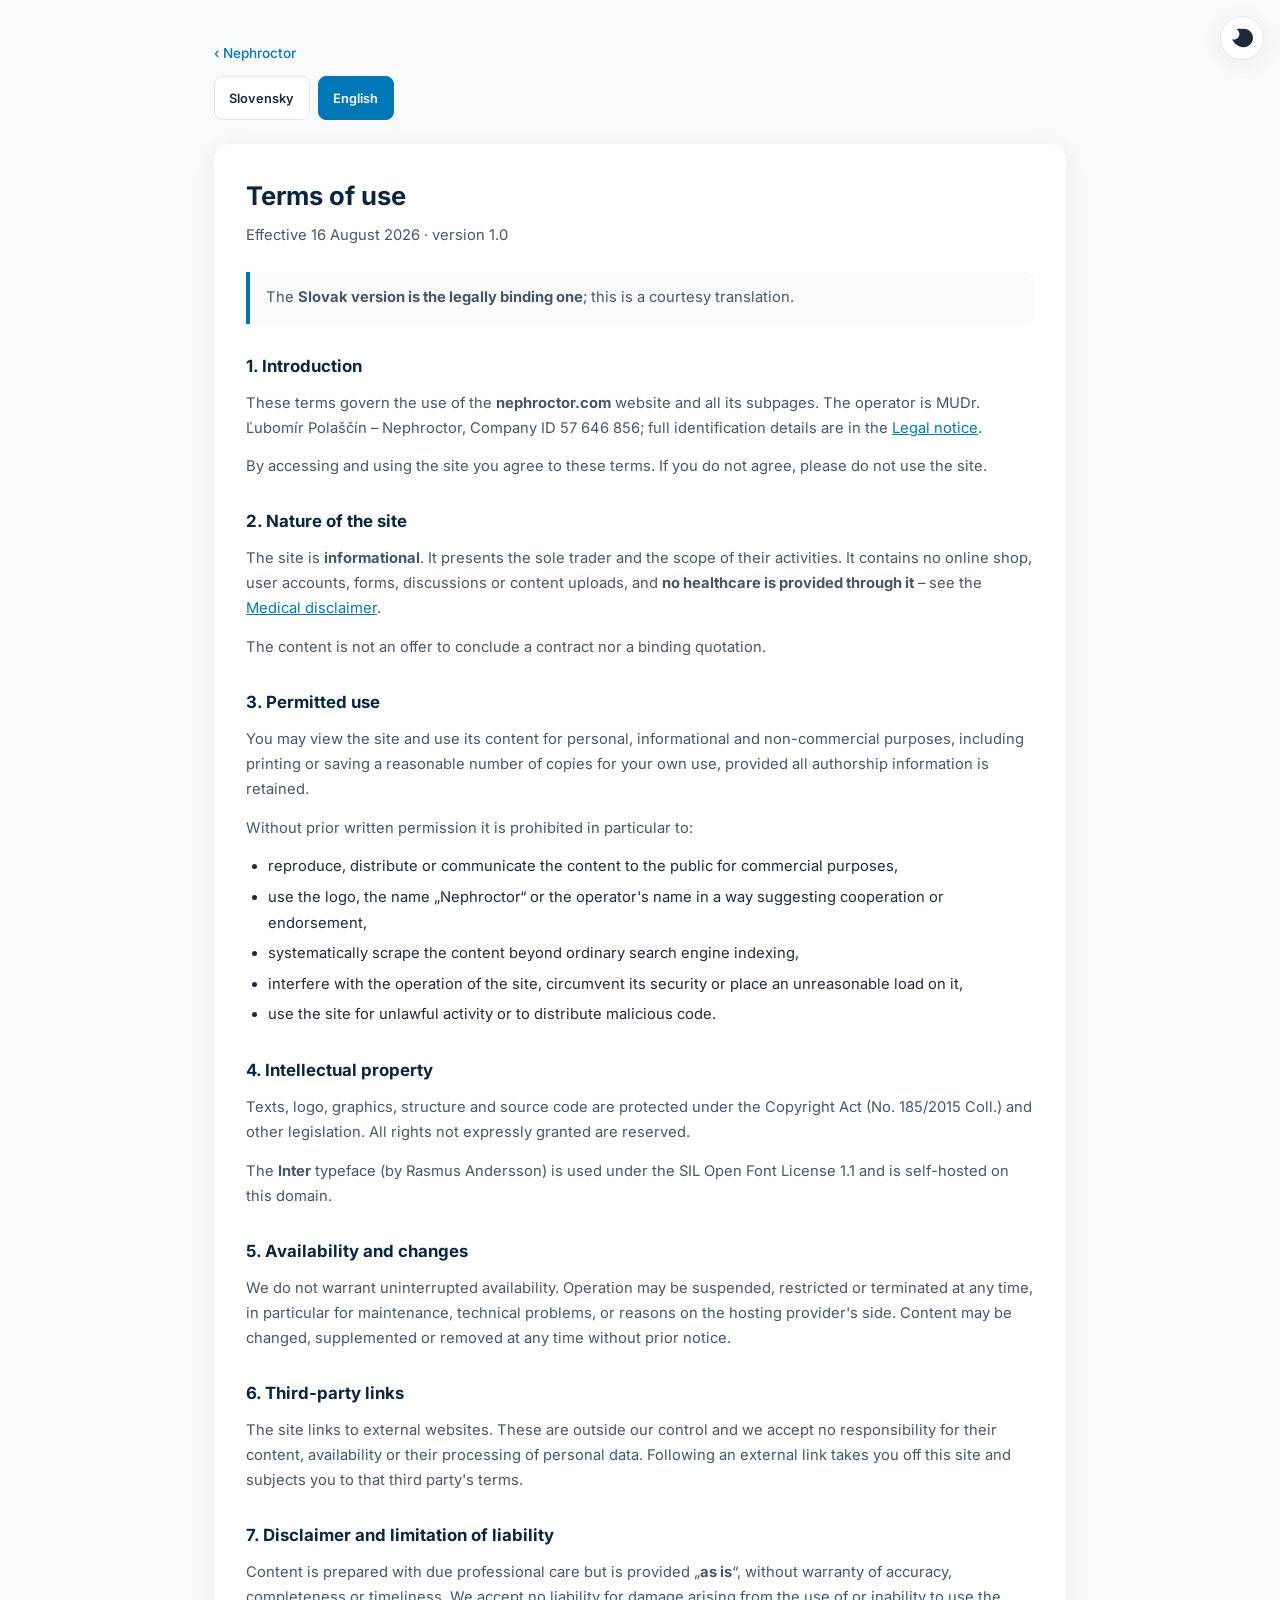
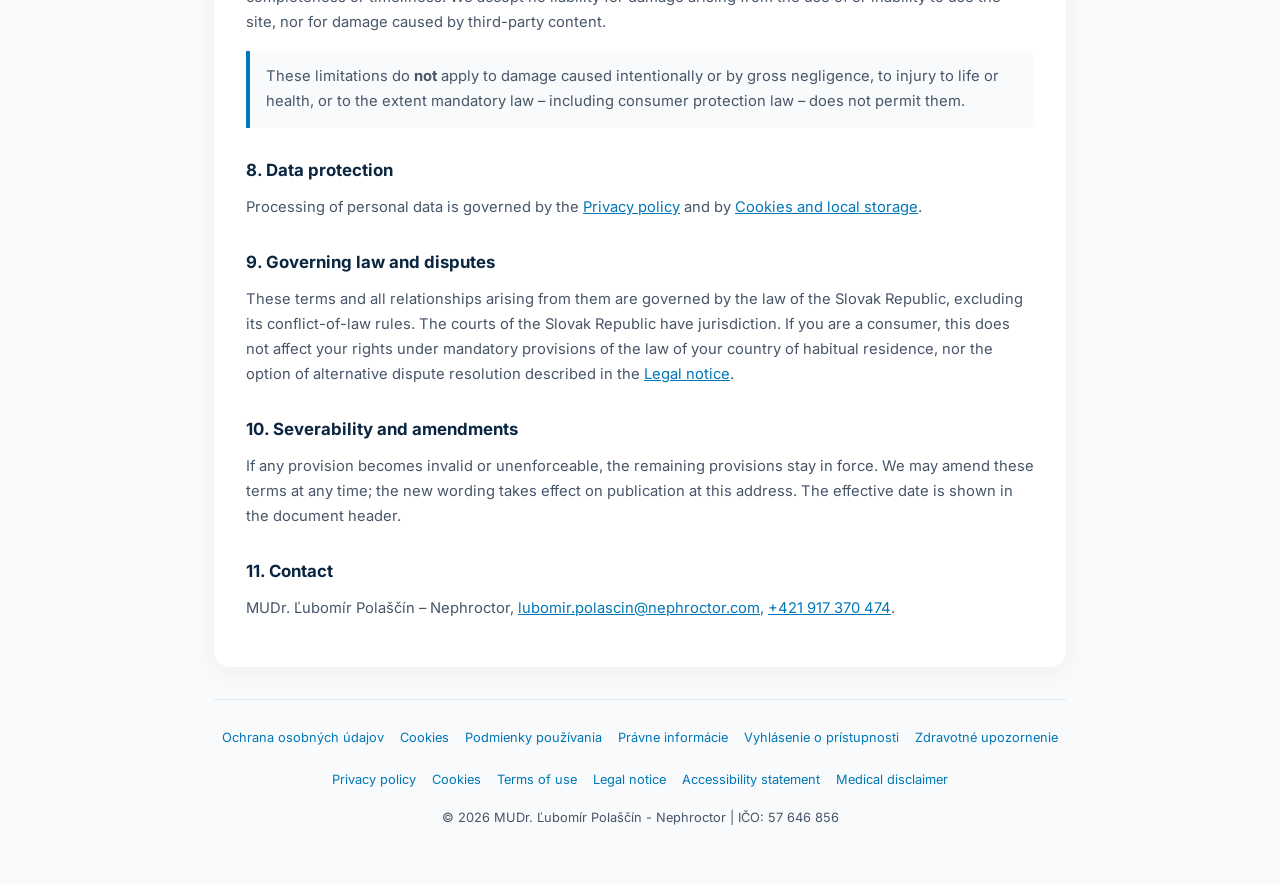
<file: legal/podmienky-pouzivania.html>
<!DOCTYPE html>
<html lang="sk">
<head>
    <meta charset="UTF-8">
    <meta name="viewport" content="width=device-width, initial-scale=1.0">
    <title>Podmienky používania | Nephroctor</title>
    <meta name="description" content="Podmienky používania webovej stránky nephroctor.com – rozsah povoleného použitia, duševné vlastníctvo, zodpovednosť a rozhodné právo.">
    <meta name="robots" content="index, follow">
    <meta name="theme-color" content="#f8fafc" media="(prefers-color-scheme: light)">
    <meta name="theme-color" content="#0f172a" media="(prefers-color-scheme: dark)">
    <meta name="color-scheme" content="light dark">
    <link rel="canonical" href="https://nephroctor.com/legal/podmienky-pouzivania.html">
    <link rel="alternate" hreflang="sk" href="https://nephroctor.com/legal/podmienky-pouzivania.html">
    <link rel="alternate" hreflang="en" href="https://nephroctor.com/legal/podmienky-pouzivania.html?lang=en">
    <link rel="alternate" hreflang="x-default" href="https://nephroctor.com/legal/podmienky-pouzivania.html">
    <link rel="icon" href="../assets/favicon.svg" type="image/svg+xml">
    <link rel="icon" href="../assets/favicon.ico" sizes="32x32">
    <link rel="icon" type="image/png" sizes="16x16" href="../assets/favicon-16.png">
    <link rel="icon" type="image/png" sizes="32x32" href="../assets/favicon-32.png">
    <link rel="apple-touch-icon" href="../assets/apple-touch-icon.png">
    <meta name="msapplication-config" content="/browserconfig.xml">
    <meta name="msapplication-TileColor" content="#0077b6">
    <link rel="stylesheet" href="../assets/site.css">
</head>
<body data-title-sk="Podmienky používania | Nephroctor" data-title-en="Terms of use | Nephroctor">
    <script>
        (function () {
            try {
                var stored = localStorage.getItem('nephroctor-theme');
                if (stored === 'dark' || stored === 'light') {
                    document.documentElement.setAttribute('data-theme', stored);
                }
                /* No stored preference: leave data-theme unset so CSS media and
                   later OS changes keep working. theme-color still syncs below. */
            } catch (e) { /* localStorage unavailable */ }
            /* theme-color must match effective theme (stored or OS), not dual media metas alone. */
            try {
                var theme = document.documentElement.getAttribute('data-theme');
                var dark = theme === 'dark' || (theme !== 'light' && window.matchMedia
                    && window.matchMedia('(prefers-color-scheme: dark)').matches);
                var color = dark ? '#0f172a' : '#f8fafc';
                var metas = document.querySelectorAll('meta[name="theme-color"]');
                if (metas.length) {
                    metas[0].removeAttribute('media');
                    metas[0].setAttribute('content', color);
                    for (var i = 1; i < metas.length; i++) {
                        metas[i].parentNode.removeChild(metas[i]);
                    }
                }
            } catch (e2) { /* theme-color meta unavailable */ }
        })();
    </script>

    <a class="skip-link" href="#main">Preskočiť na obsah / Skip to content</a>

    <button type="button" class="theme-toggle" id="theme-toggle" aria-label="Tmavý režim" title="Tmavý režim">
        <svg viewBox="0 0 24 24" aria-hidden="true" focusable="false"><path d="M9 2c-1.05 0-2.05.16-3 .46 1.89 1 3.18 2.99 3.18 5.27 0 3.31-2.69 6-6 6-.71 0-1.39-.13-2.02-.36C3.92 18.86 8.56 22 14 22c5.52 0 10-4.48 10-10S19.52 2 14 2c-.63 0-1.24.06-1.83.17C11.06 2.06 10.04 2 9 2z"/></svg>
    </button>

    <div class="container">
        <p><a class="back-link" href="../index.html">‹ Nephroctor</a></p>

        <div class="doc-lang" role="group" aria-label="Jazyk dokumentu / Document language">
            <button type="button" data-doc-lang="sk" aria-pressed="true" lang="sk">Slovensky</button>
            <button type="button" data-doc-lang="en" aria-pressed="false" lang="en">English</button>
        </div>

        <main id="main" tabindex="-1">
            <article class="content-card" id="doc-sk" data-lang-block="sk" lang="sk">
                <div class="doc-header">
                    <h1>Podmienky používania</h1>
                    <p class="doc-meta">Účinné od 16. augusta 2026 · verzia 1.0</p>
                </div>

                <div class="prose">
                    <h2>1. Úvodné ustanovenia</h2>
                    <p>Tieto podmienky upravujú používanie webovej stránky <strong>nephroctor.com</strong> vrátane všetkých jej podstránok. Prevádzkovateľom je MUDr. Ľubomír Polaščín – Nephroctor, IČO 57 646 856; úplné identifikačné údaje nájdete v dokumente <a href="pravne-informacie.html">Právne informácie</a>.</p>
                    <p>Prístupom na stránku a jej používaním vyjadrujete súhlas s týmito podmienkami. Ak s nimi nesúhlasíte, stránku nepoužívajte.</p>

                    <h2>2. Charakter stránky</h2>
                    <p>Stránka je <strong>prezentačná</strong>. Poskytuje informácie o osobe podnikateľa a o rozsahu jeho činností. Neobsahuje elektronický obchod, používateľské účty, formuláre, diskusie ani nahrávanie obsahu a <strong>neposkytuje sa cez ňu zdravotná starostlivosť</strong> – pozri <a href="zdravotne-upozornenie.html">Zdravotné upozornenie</a>.</p>
                    <p>Obsah stránky nepredstavuje ponuku na uzavretie zmluvy ani záväznú cenovú ponuku.</p>

                    <h2>3. Povolené používanie</h2>
                    <p>Stránku môžete prezerať a jej obsah používať na osobné, informačné a nekomerčné účely. Môžete vytlačiť alebo uložiť primeraný počet kópií pre vlastnú potrebu za predpokladu zachovania všetkých údajov o autorstve.</p>
                    <p>Bez predchádzajúceho písomného súhlasu je zakázané najmä:</p>
                    <ul>
                        <li>rozmnožovať, šíriť alebo verejne sprístupňovať obsah stránky na komerčné účely,</li>
                        <li>používať logo, názov „Nephroctor“ alebo meno prevádzkovateľa spôsobom vyvolávajúcim dojem spolupráce alebo odporúčania,</li>
                        <li>systematicky automatizovane sťahovať obsah (scraping) nad rámec bežnej indexácie vyhľadávačmi,</li>
                        <li>zasahovať do prevádzky stránky, obchádzať jej zabezpečenie alebo ju neprimerane zaťažovať,</li>
                        <li>používať stránku na protiprávnu činnosť alebo na šírenie škodlivého kódu.</li>
                    </ul>

                    <h2>4. Duševné vlastníctvo</h2>
                    <p>Texty, logo, grafika, štruktúra a zdrojový kód stránky sú chránené Autorským zákonom (č. 185/2015 Z. z.) a ďalšími predpismi. Všetky práva, ktoré nie sú výslovne udelené, sú vyhradené.</p>
                    <p>Písmo <strong>Inter</strong> (autor Rasmus Andersson) je použité na základe licencie SIL Open Font License 1.1 a je hosťované lokálne na tejto doméne.</p>

                    <h2>5. Dostupnosť stránky a zmeny obsahu</h2>
                    <p>Nezaručujeme nepretržitú dostupnosť stránky. Prevádzku môžeme kedykoľvek prerušiť, obmedziť alebo ukončiť, najmä z dôvodu údržby, technických problémov alebo na strane poskytovateľa hostingu. Obsah môžeme kedykoľvek meniť, dopĺňať alebo odstrániť bez predchádzajúceho upozornenia.</p>

                    <h2>6. Odkazy na stránky tretích strán</h2>
                    <p>Stránka obsahuje odkazy na externé weby. Tieto weby nie sú pod našou kontrolou a nezodpovedáme za ich obsah, dostupnosť ani za spracúvanie osobných údajov na nich. Otvorením externého odkazu opúšťate túto stránku a vzťahujú sa na vás podmienky príslušnej tretej strany.</p>

                    <h2>7. Vylúčenie záruk a obmedzenie zodpovednosti</h2>
                    <p>Obsah pripravujeme s náležitou odbornou starostlivosťou, poskytujeme ho však „<strong>tak, ako je</strong>“, bez záruky správnosti, úplnosti a aktuálnosti. Nezodpovedáme za škodu vzniknutú použitím alebo nemožnosťou použitia stránky, ani za škodu spôsobenú obsahom stránok tretích strán.</p>
                    <div class="callout">
                        <p>Tieto obmedzenia sa <strong>neuplatnia</strong> pri škode spôsobenej úmyselne alebo hrubou nedbanlivosťou, pri ujme na živote alebo zdraví a v rozsahu, v akom to nepripúšťajú kogentné ustanovenia právnych predpisov vrátane predpisov na ochranu spotrebiteľa.</p>
                    </div>

                    <h2>8. Ochrana osobných údajov</h2>
                    <p>Spracúvanie osobných údajov upravujú <a href="ochrana-osobnych-udajov.html">Zásady spracúvania osobných údajov</a> a dokument <a href="cookies.html">Cookies a lokálne úložisko</a>.</p>

                    <h2>9. Rozhodné právo a riešenie sporov</h2>
                    <p>Tieto podmienky a všetky vzťahy z nich vyplývajúce sa spravujú právnym poriadkom Slovenskej republiky, s vylúčením kolíznych noriem. Na riešenie sporov sú príslušné súdy Slovenskej republiky. Ak ste spotrebiteľ, nie sú tým dotknuté vaše práva podľa kogentných predpisov štátu vášho obvyklého pobytu ani možnosť alternatívneho riešenia sporu podľa dokumentu <a href="pravne-informacie.html">Právne informácie</a>.</p>

                    <h2>10. Oddeliteľnosť a zmeny podmienok</h2>
                    <p>Ak sa niektoré ustanovenie týchto podmienok stane neplatným alebo nevykonateľným, ostatné ustanovenia zostávajú v platnosti. Podmienky môžeme kedykoľvek zmeniť; nové znenie je účinné dňom zverejnenia na tejto adrese. Dátum účinnosti je uvedený v záhlaví dokumentu.</p>

                    <h2>11. Kontakt</h2>
                    <p>MUDr. Ľubomír Polaščín – Nephroctor, <a href="mailto:lubomir.polascin@nephroctor.com">lubomir.polascin@nephroctor.com</a>, <a href="tel:+421917370474">+421 917 370 474</a>.</p>
                </div>
            </article>

            <article class="content-card" id="doc-en" data-lang-block="en" lang="en" hidden>
                <div class="doc-header">
                    <h1>Terms of use</h1>
                    <p class="doc-meta">Effective 16 August 2026 · version 1.0</p>
                </div>

                <div class="prose">
                    <div class="callout">
                        <p>The <strong>Slovak version is the legally binding one</strong>; this is a courtesy translation.</p>
                    </div>

                    <h2>1. Introduction</h2>
                    <p>These terms govern the use of the <strong>nephroctor.com</strong> website and all its subpages. The operator is MUDr. Ľubomír Polaščín – Nephroctor, Company ID 57 646 856; full identification details are in the <a href="pravne-informacie.html?lang=en">Legal notice</a>.</p>
                    <p>By accessing and using the site you agree to these terms. If you do not agree, please do not use the site.</p>

                    <h2>2. Nature of the site</h2>
                    <p>The site is <strong>informational</strong>. It presents the sole trader and the scope of their activities. It contains no online shop, user accounts, forms, discussions or content uploads, and <strong>no healthcare is provided through it</strong> – see the <a href="zdravotne-upozornenie.html?lang=en">Medical disclaimer</a>.</p>
                    <p>The content is not an offer to conclude a contract nor a binding quotation.</p>

                    <h2>3. Permitted use</h2>
                    <p>You may view the site and use its content for personal, informational and non-commercial purposes, including printing or saving a reasonable number of copies for your own use, provided all authorship information is retained.</p>
                    <p>Without prior written permission it is prohibited in particular to:</p>
                    <ul>
                        <li>reproduce, distribute or communicate the content to the public for commercial purposes,</li>
                        <li>use the logo, the name „Nephroctor“ or the operator's name in a way suggesting cooperation or endorsement,</li>
                        <li>systematically scrape the content beyond ordinary search engine indexing,</li>
                        <li>interfere with the operation of the site, circumvent its security or place an unreasonable load on it,</li>
                        <li>use the site for unlawful activity or to distribute malicious code.</li>
                    </ul>

                    <h2>4. Intellectual property</h2>
                    <p>Texts, logo, graphics, structure and source code are protected under the Copyright Act (No. 185/2015 Coll.) and other legislation. All rights not expressly granted are reserved.</p>
                    <p>The <strong>Inter</strong> typeface (by Rasmus Andersson) is used under the SIL Open Font License 1.1 and is self-hosted on this domain.</p>

                    <h2>5. Availability and changes</h2>
                    <p>We do not warrant uninterrupted availability. Operation may be suspended, restricted or terminated at any time, in particular for maintenance, technical problems, or reasons on the hosting provider's side. Content may be changed, supplemented or removed at any time without prior notice.</p>

                    <h2>6. Third-party links</h2>
                    <p>The site links to external websites. These are outside our control and we accept no responsibility for their content, availability or their processing of personal data. Following an external link takes you off this site and subjects you to that third party's terms.</p>

                    <h2>7. Disclaimer and limitation of liability</h2>
                    <p>Content is prepared with due professional care but is provided „<strong>as is</strong>“, without warranty of accuracy, completeness or timeliness. We accept no liability for damage arising from the use of or inability to use the site, nor for damage caused by third-party content.</p>
                    <div class="callout">
                        <p>These limitations do <strong>not</strong> apply to damage caused intentionally or by gross negligence, to injury to life or health, or to the extent mandatory law – including consumer protection law – does not permit them.</p>
                    </div>

                    <h2>8. Data protection</h2>
                    <p>Processing of personal data is governed by the <a href="ochrana-osobnych-udajov.html?lang=en">Privacy policy</a> and by <a href="cookies.html?lang=en">Cookies and local storage</a>.</p>

                    <h2>9. Governing law and disputes</h2>
                    <p>These terms and all relationships arising from them are governed by the law of the Slovak Republic, excluding its conflict-of-law rules. The courts of the Slovak Republic have jurisdiction. If you are a consumer, this does not affect your rights under mandatory provisions of the law of your country of habitual residence, nor the option of alternative dispute resolution described in the <a href="pravne-informacie.html?lang=en">Legal notice</a>.</p>

                    <h2>10. Severability and amendments</h2>
                    <p>If any provision becomes invalid or unenforceable, the remaining provisions stay in force. We may amend these terms at any time; the new wording takes effect on publication at this address. The effective date is shown in the document header.</p>

                    <h2>11. Contact</h2>
                    <p>MUDr. Ľubomír Polaščín – Nephroctor, <a href="mailto:lubomir.polascin@nephroctor.com">lubomir.polascin@nephroctor.com</a>, <a href="tel:+421917370474">+421 917 370 474</a>.</p>
                </div>
            </article>
        </main>

        <footer class="footer">
            <nav class="footer-legal" data-lang-block="sk" aria-label="Právne dokumenty">
                <a href="ochrana-osobnych-udajov.html">Ochrana osobných údajov</a>
                <a href="cookies.html">Cookies</a>
                <a href="podmienky-pouzivania.html">Podmienky používania</a>
                <a href="pravne-informacie.html">Právne informácie</a>
                <a href="pristupnost.html">Vyhlásenie o prístupnosti</a>
                <a href="zdravotne-upozornenie.html">Zdravotné upozornenie</a>
            </nav>
            <nav class="footer-legal" data-lang-block="en" aria-label="Legal documents" hidden>
                <a href="ochrana-osobnych-udajov.html?lang=en">Privacy policy</a>
                <a href="cookies.html?lang=en">Cookies</a>
                <a href="podmienky-pouzivania.html?lang=en">Terms of use</a>
                <a href="pravne-informacie.html?lang=en">Legal notice</a>
                <a href="pristupnost.html?lang=en">Accessibility statement</a>
                <a href="zdravotne-upozornenie.html?lang=en">Medical disclaimer</a>
            </nav>
            <p>&copy; 2026 MUDr. Ľubomír Polaščín - Nephroctor | IČO: 57 646 856</p>
        </footer>
    </div>

    <script src="../assets/legal.js"></script>
</body>
</html>
</file>
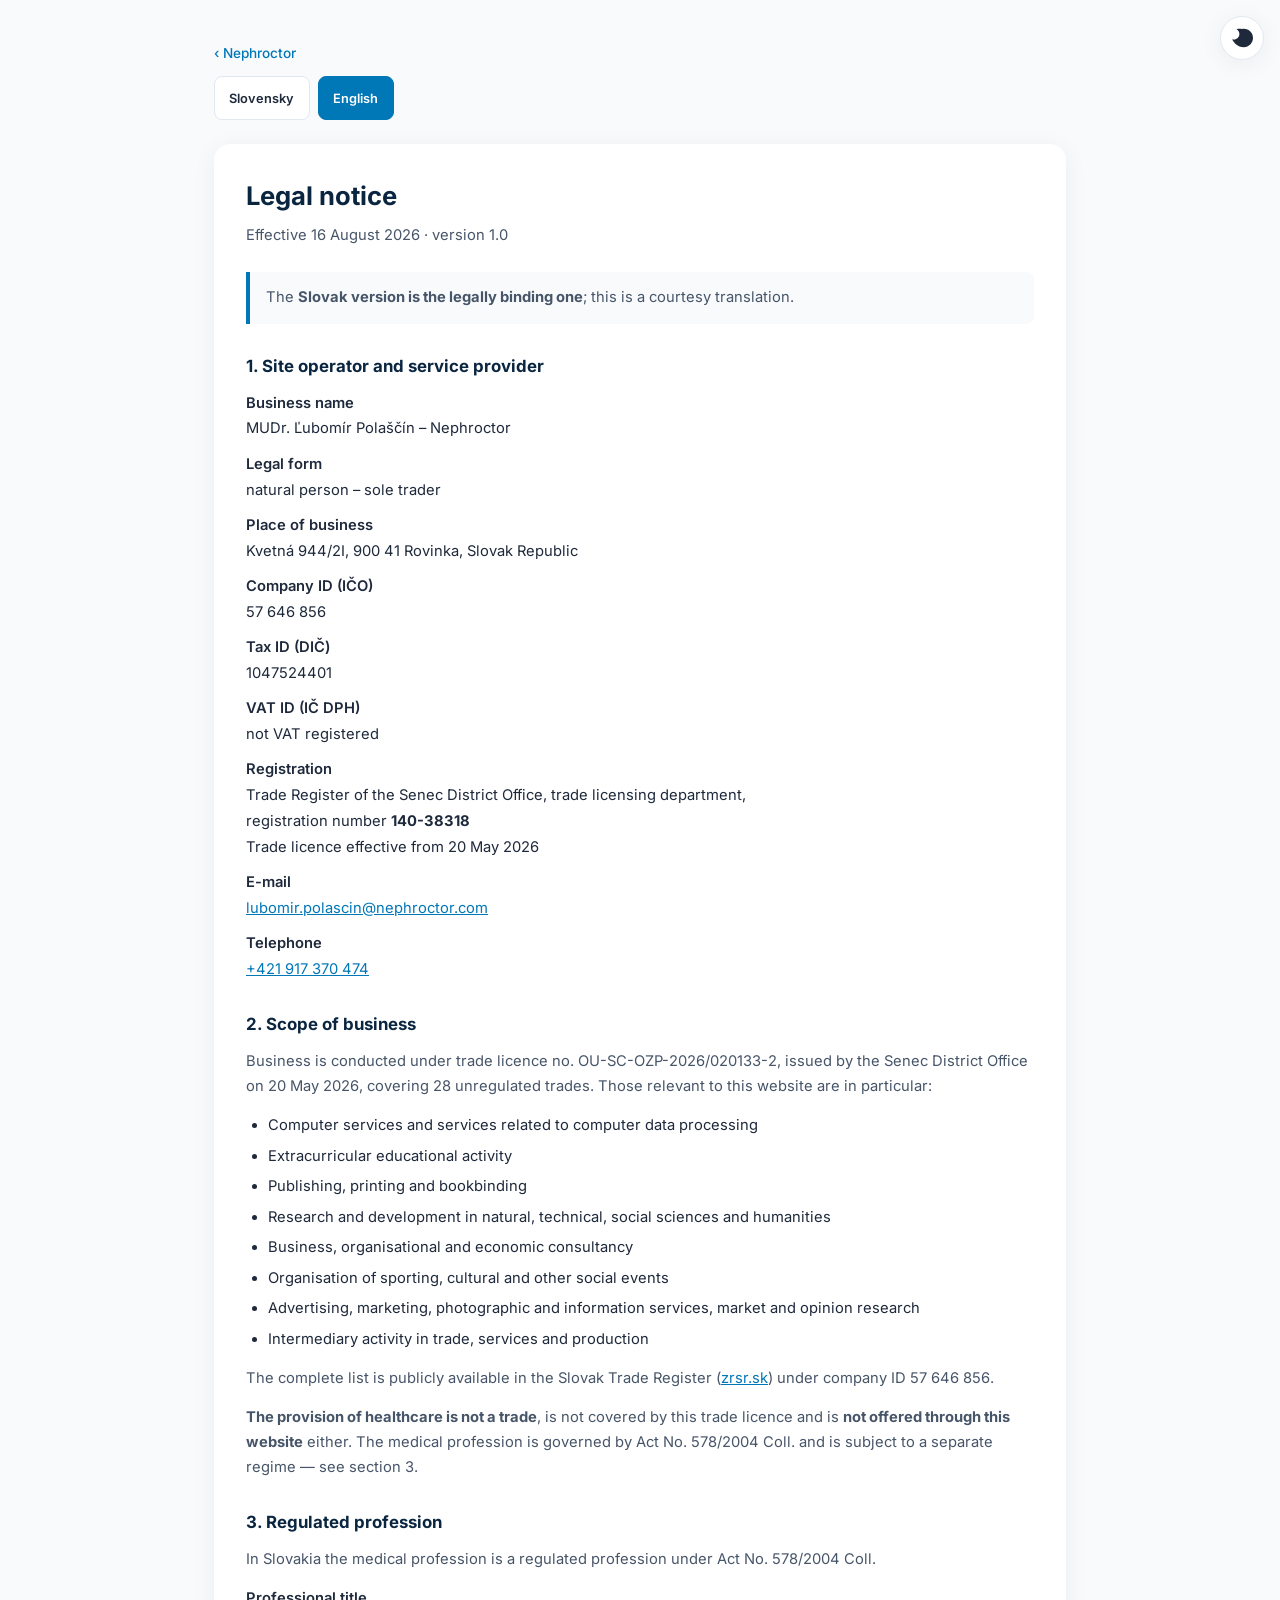
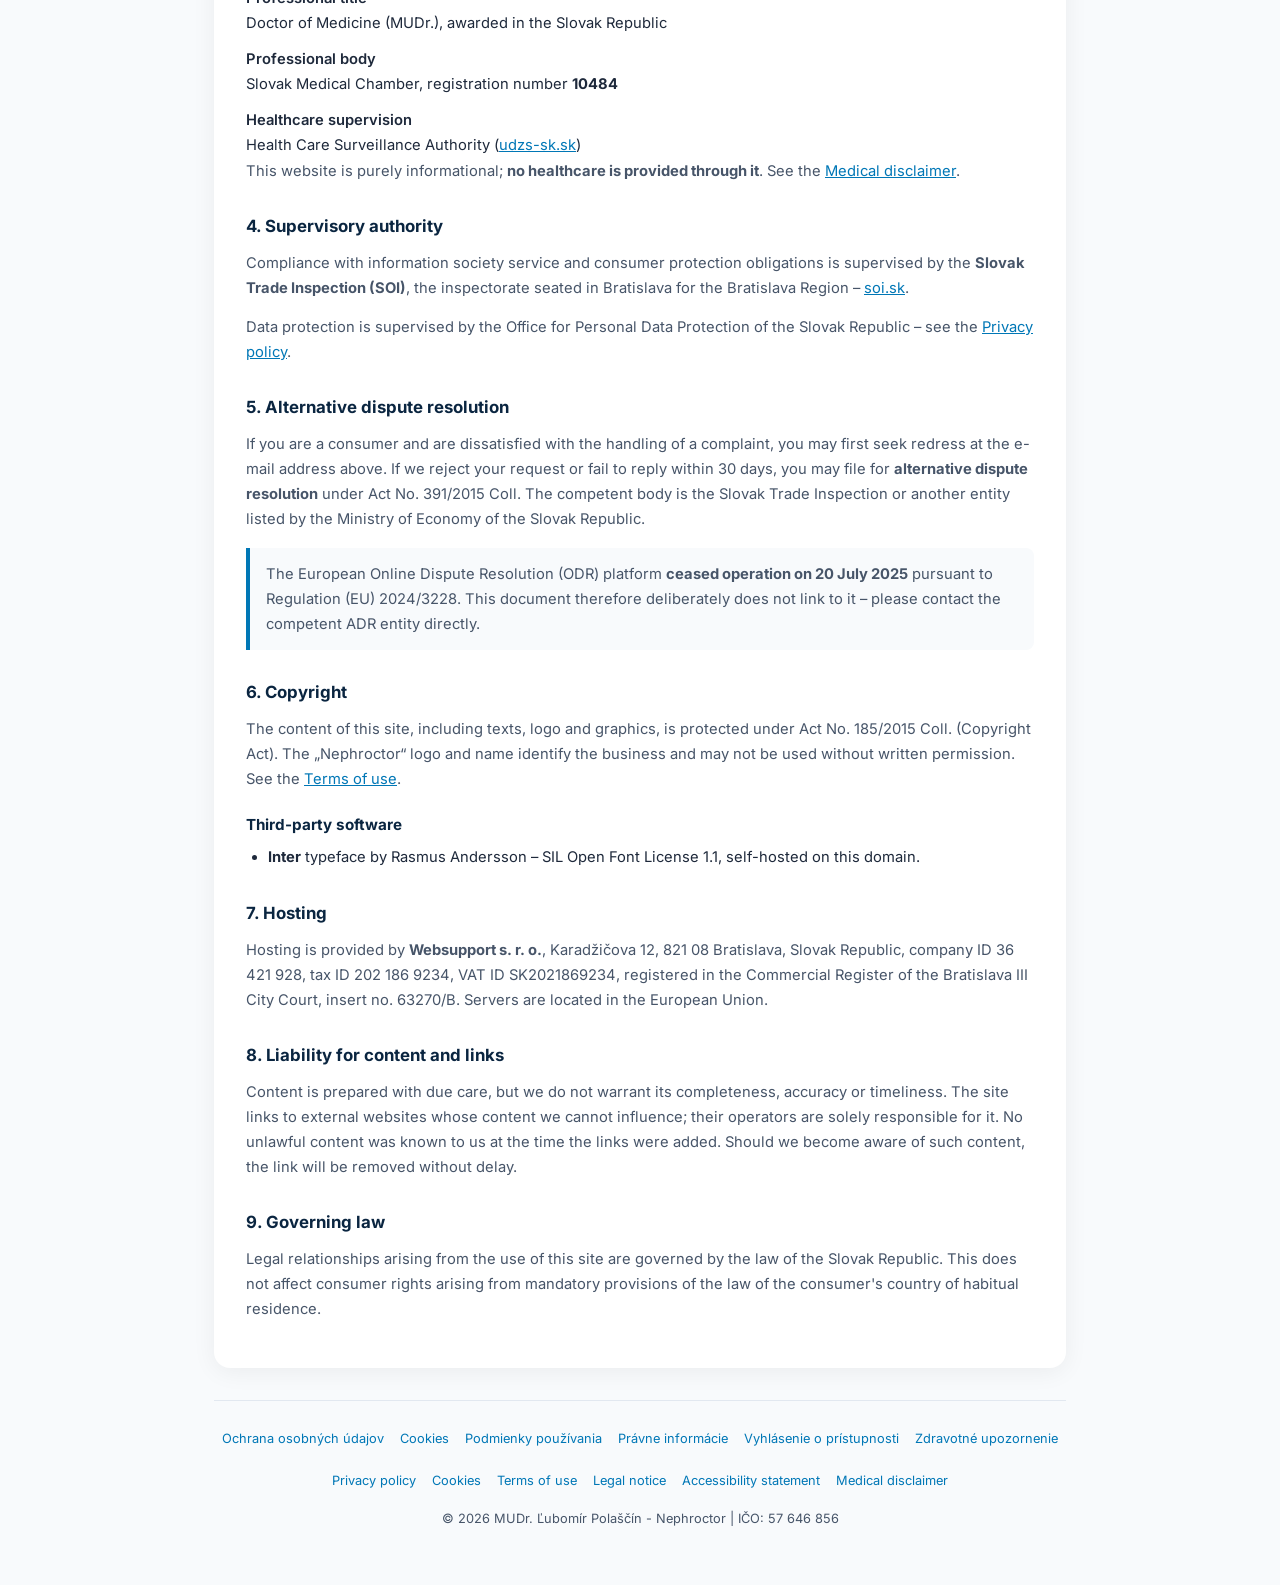
<file: legal/pravne-informacie.html>
<!DOCTYPE html>
<html lang="sk">
<head>
    <meta charset="UTF-8">
    <meta name="viewport" content="width=device-width, initial-scale=1.0">
    <title>Právne informácie | Nephroctor</title>
    <meta name="description" content="Identifikačné údaje poskytovateľa, orgán dozoru, informácie o alternatívnom riešení sporov a autorských právach – MUDr. Ľubomír Polaščín, Nephroctor.">
    <meta name="robots" content="index, follow">
    <meta name="theme-color" content="#f8fafc" media="(prefers-color-scheme: light)">
    <meta name="theme-color" content="#0f172a" media="(prefers-color-scheme: dark)">
    <meta name="color-scheme" content="light dark">
    <link rel="canonical" href="https://nephroctor.com/legal/pravne-informacie.html">
    <link rel="alternate" hreflang="sk" href="https://nephroctor.com/legal/pravne-informacie.html">
    <link rel="alternate" hreflang="en" href="https://nephroctor.com/legal/pravne-informacie.html?lang=en">
    <link rel="alternate" hreflang="x-default" href="https://nephroctor.com/legal/pravne-informacie.html">
    <link rel="icon" href="../assets/favicon.svg" type="image/svg+xml">
    <link rel="icon" href="../assets/favicon.ico" sizes="32x32">
    <link rel="icon" type="image/png" sizes="16x16" href="../assets/favicon-16.png">
    <link rel="icon" type="image/png" sizes="32x32" href="../assets/favicon-32.png">
    <link rel="apple-touch-icon" href="../assets/apple-touch-icon.png">
    <meta name="msapplication-config" content="/browserconfig.xml">
    <meta name="msapplication-TileColor" content="#0077b6">
    <link rel="stylesheet" href="../assets/site.css">
</head>
<body data-title-sk="Právne informácie | Nephroctor" data-title-en="Legal notice | Nephroctor">
    <script>
        (function () {
            try {
                var stored = localStorage.getItem('nephroctor-theme');
                if (stored === 'dark' || stored === 'light') {
                    document.documentElement.setAttribute('data-theme', stored);
                }
                /* No stored preference: leave data-theme unset so CSS media and
                   later OS changes keep working. theme-color still syncs below. */
            } catch (e) { /* localStorage unavailable */ }
            /* theme-color must match effective theme (stored or OS), not dual media metas alone. */
            try {
                var theme = document.documentElement.getAttribute('data-theme');
                var dark = theme === 'dark' || (theme !== 'light' && window.matchMedia
                    && window.matchMedia('(prefers-color-scheme: dark)').matches);
                var color = dark ? '#0f172a' : '#f8fafc';
                var metas = document.querySelectorAll('meta[name="theme-color"]');
                if (metas.length) {
                    metas[0].removeAttribute('media');
                    metas[0].setAttribute('content', color);
                    for (var i = 1; i < metas.length; i++) {
                        metas[i].parentNode.removeChild(metas[i]);
                    }
                }
            } catch (e2) { /* theme-color meta unavailable */ }
        })();
    </script>

    <a class="skip-link" href="#main">Preskočiť na obsah / Skip to content</a>

    <button type="button" class="theme-toggle" id="theme-toggle" aria-label="Tmavý režim" title="Tmavý režim">
        <svg viewBox="0 0 24 24" aria-hidden="true" focusable="false"><path d="M9 2c-1.05 0-2.05.16-3 .46 1.89 1 3.18 2.99 3.18 5.27 0 3.31-2.69 6-6 6-.71 0-1.39-.13-2.02-.36C3.92 18.86 8.56 22 14 22c5.52 0 10-4.48 10-10S19.52 2 14 2c-.63 0-1.24.06-1.83.17C11.06 2.06 10.04 2 9 2z"/></svg>
    </button>

    <div class="container">
        <p><a class="back-link" href="../index.html">‹ Nephroctor</a></p>

        <div class="doc-lang" role="group" aria-label="Jazyk dokumentu / Document language">
            <button type="button" data-doc-lang="sk" aria-pressed="true" lang="sk">Slovensky</button>
            <button type="button" data-doc-lang="en" aria-pressed="false" lang="en">English</button>
        </div>

        <main id="main" tabindex="-1">
            <article class="content-card" id="doc-sk" data-lang-block="sk" lang="sk">
                <div class="doc-header">
                    <h1>Právne informácie</h1>
                    <p class="doc-meta">Účinné od 16. augusta 2026 · verzia 1.0</p>
                </div>

                <div class="prose">
                    <p>Informácie podľa § 3a zákona č. 513/1991 Zb. (Obchodný zákonník) a § 4 zákona č. 22/2004 Z. z. o elektronickom obchode.</p>

                    <h2>1. Prevádzkovateľ stránky a poskytovateľ služieb</h2>
                    <dl>
                        <dt>Obchodné meno</dt>
                        <dd>MUDr. Ľubomír Polaščín – Nephroctor</dd>
                        <dt>Právna forma</dt>
                        <dd>fyzická osoba – podnikateľ (živnostník)</dd>
                        <dt>Miesto podnikania</dt>
                        <dd>Kvetná 944/2I, 900 41 Rovinka, Slovenská republika</dd>
                        <dt>IČO</dt>
                        <dd>57 646 856</dd>
                        <dt>DIČ</dt>
                        <dd>1047524401</dd>
                        <dt>IČ DPH</dt>
                        <dd>nie je platiteľom DPH</dd>
                        <dt>Zápis v registri</dt>
                        <dd>Živnostenský register Okresného úradu Senec, odbor živnostenského podnikania,<br>číslo živnostenského registra <strong>140-38318</strong><br>Vznik živnostenského oprávnenia: 20. 5. 2026</dd>
                        <dt>E-mail</dt>
                        <dd><a href="mailto:lubomir.polascin@nephroctor.com">lubomir.polascin@nephroctor.com</a></dd>
                        <dt>Telefón</dt>
                        <dd><a href="tel:+421917370474">+421 917 370 474</a></dd>
                    </dl>

                    <h2>2. Predmet činnosti</h2>
                    <p>Podnikanie sa vykonáva na základe osvedčenia o živnostenskom oprávnení
                    č. OU-SC-OZP-2026/020133-2, vydaného Okresným úradom Senec dňa 20. 5. 2026,
                    ktoré zahŕňa 28 voľných živností. Pre obsah tejto stránky sú relevantné najmä:</p>
                    <ul>
                        <li>Počítačové služby a služby súvisiace s počítačovým spracovaním údajov</li>
                        <li>Mimoškolská vzdelávacia činnosť</li>
                        <li>Vydavateľská činnosť, polygrafická výroba a knihárske práce</li>
                        <li>Výskum a vývoj v oblasti prírodných, technických, spoločenských a humanitných vied</li>
                        <li>Činnosť podnikateľských, organizačných a ekonomických poradcov</li>
                        <li>Organizovanie športových, kultúrnych a iných spoločenských podujatí</li>
                        <li>Reklamné, marketingové, fotografické a informačné služby, prieskum trhu a verejnej mienky</li>
                        <li>Sprostredkovateľská činnosť v oblasti obchodu, služieb, výroby</li>
                    </ul>
                    <p>Úplný zoznam predmetov podnikania je verejne dostupný v živnostenskom registri
                    (<a href="https://www.zrsr.sk/" target="_blank" rel="noopener noreferrer">zrsr.sk</a>)
                    podľa IČO 57 646 856.</p>
                    <p><strong>Poskytovanie zdravotnej starostlivosti nie je živnosťou</strong>, nie je
                    predmetom tohto živnostenského oprávnenia a <strong>neponúka sa ani prostredníctvom
                    tejto webovej stránky</strong>. Zdravotnícke povolanie sa riadi zákonom č. 578/2004 Z. z.
                    a podlieha samostatnému režimu — pozri bod 3.</p>

                    <h2>3. Regulované povolanie</h2>
                    <p>Povolanie lekára je na Slovensku regulovaným povolaním podľa zákona č. 578/2004 Z. z. o poskytovateľoch zdravotnej starostlivosti, zdravotníckych pracovníkoch a stavovských organizáciách v zdravotníctve.</p>
                    <dl>
                        <dt>Profesijný titul</dt>
                        <dd>doktor medicíny (MUDr.), udelený v Slovenskej republike</dd>
                        <dt>Stavovská organizácia</dt>
                        <dd>Slovenská lekárska komora, registračné číslo <strong>10484</strong></dd>
                        <dt>Dohľad nad poskytovaním zdravotnej starostlivosti</dt>
                        <dd>Úrad pre dohľad nad zdravotnou starostlivosťou (<a href="https://www.udzs-sk.sk/" target="_blank" rel="noopener noreferrer">udzs-sk.sk</a>)</dd>
                    </dl>
                    <p>Táto webová stránka je výlučne prezentačná a <strong>neposkytuje sa cez ňu zdravotná starostlivosť</strong>. Pozri <a href="zdravotne-upozornenie.html">Zdravotné upozornenie</a>.</p>

                    <h2>4. Orgán dozoru</h2>
                    <p>Dozor nad dodržiavaním povinností pri poskytovaní služieb informačnej spoločnosti a ochranou spotrebiteľa vykonáva:</p>
                    <p><strong>Slovenská obchodná inšpekcia (SOI)</strong><br>
                    Inšpektorát Slovenskej obchodnej inšpekcie so sídlom v Bratislave pre Bratislavský kraj<br>
                    Web: <a href="https://www.soi.sk/" target="_blank" rel="noopener noreferrer">soi.sk</a></p>
                    <p>Dozor v oblasti ochrany osobných údajov vykonáva Úrad na ochranu osobných údajov Slovenskej republiky – pozri <a href="ochrana-osobnych-udajov.html">Zásady spracúvania osobných údajov</a>.</p>

                    <h2>5. Alternatívne riešenie spotrebiteľských sporov</h2>
                    <p>Ak ste spotrebiteľ a nie ste spokojný so spôsobom vybavenia reklamácie alebo sa domnievate, že boli porušené vaše práva, môžete sa obrátiť so žiadosťou o nápravu na e-mailovú adresu uvedenú vyššie. Ak na žiadosť odpovieme zamietavo alebo neodpovieme do 30 dní, máte právo podať návrh na začatie <strong>alternatívneho riešenia sporu</strong> podľa zákona č. 391/2015 Z. z.</p>
                    <p>Príslušným subjektom je Slovenská obchodná inšpekcia alebo iný subjekt zapísaný v zozname vedenom Ministerstvom hospodárstva SR. Zoznam je dostupný na stránke ministerstva.</p>
                    <div class="callout">
                        <p>Európska platforma na riešenie sporov online (ODR/RSO) <strong>ukončila prevádzku 20. júla 2025</strong> na základe nariadenia (EÚ) 2024/3228. Tento dokument na ňu preto zámerne neodkazuje – návrh podávajte priamo príslušnému subjektu alternatívneho riešenia sporov.</p>
                    </div>

                    <h2>6. Autorské práva</h2>
                    <p>Obsah tejto stránky vrátane textov, loga a grafiky je chránený zákonom č. 185/2015 Z. z. (Autorský zákon). Logo a názov „Nephroctor“ sú označením podnikateľa a nesmú sa použiť bez písomného súhlasu. Podmienky používania obsahu upravuje dokument <a href="podmienky-pouzivania.html">Podmienky používania</a>.</p>

                    <h3>Použitý softvér tretích strán</h3>
                    <ul>
                        <li>Písmo <strong>Inter</strong> (autor Rasmus Andersson) – licencia SIL Open Font License 1.1, hosťované lokálne na tejto doméne.</li>
                    </ul>

                    <h2>7. Technické zabezpečenie stránky</h2>
                    <p>Hosting zabezpečuje spoločnosť <strong>Websupport s. r. o.</strong>, Karadžičova 12, 821 08 Bratislava, Slovenská republika, IČO 36 421 928, DIČ 202 186 9234, IČ DPH SK2021869234, zapísaná v obchodnom registri Mestského súdu Bratislava III, vložka č. 63270/B. Servery sú umiestnené v Európskej únii.</p>

                    <h2>8. Zodpovednosť za obsah a odkazy</h2>
                    <p>Obsah stránky pripravujeme s náležitou starostlivosťou, nezaručujeme však jeho úplnosť, presnosť ani aktuálnosť. Stránka obsahuje odkazy na externé weby, ktorých obsah nemôžeme ovplyvniť; za ich obsah zodpovedajú výlučne ich prevádzkovatelia. V čase vloženia odkazu nám nebol známy žiadny protiprávny obsah. Ak sa o takomto obsahu dozvieme, odkaz bezodkladne odstránime.</p>

                    <h2>9. Rozhodné právo</h2>
                    <p>Právne vzťahy vyplývajúce z používania tejto stránky sa spravujú právnym poriadkom Slovenskej republiky. Tým nie sú dotknuté práva spotrebiteľa vyplývajúce z kogentných ustanovení práva štátu jeho obvyklého pobytu.</p>
                </div>
            </article>

            <article class="content-card" id="doc-en" data-lang-block="en" lang="en" hidden>
                <div class="doc-header">
                    <h1>Legal notice</h1>
                    <p class="doc-meta">Effective 16 August 2026 · version 1.0</p>
                </div>

                <div class="prose">
                    <div class="callout">
                        <p>The <strong>Slovak version is the legally binding one</strong>; this is a courtesy translation.</p>
                    </div>

                    <h2>1. Site operator and service provider</h2>
                    <dl>
                        <dt>Business name</dt>
                        <dd>MUDr. Ľubomír Polaščín – Nephroctor</dd>
                        <dt>Legal form</dt>
                        <dd>natural person – sole trader</dd>
                        <dt>Place of business</dt>
                        <dd>Kvetná 944/2I, 900 41 Rovinka, Slovak Republic</dd>
                        <dt>Company ID (IČO)</dt>
                        <dd>57 646 856</dd>
                        <dt>Tax ID (DIČ)</dt>
                        <dd>1047524401</dd>
                        <dt>VAT ID (IČ DPH)</dt>
                        <dd>not VAT registered</dd>
                        <dt>Registration</dt>
                        <dd>Trade Register of the Senec District Office, trade licensing department,<br>registration number <strong>140-38318</strong><br>Trade licence effective from 20 May 2026</dd>
                        <dt>E-mail</dt>
                        <dd><a href="mailto:lubomir.polascin@nephroctor.com">lubomir.polascin@nephroctor.com</a></dd>
                        <dt>Telephone</dt>
                        <dd><a href="tel:+421917370474">+421 917 370 474</a></dd>
                    </dl>

                    <h2>2. Scope of business</h2>
                    <p>Business is conducted under trade licence no. OU-SC-OZP-2026/020133-2, issued by the
                    Senec District Office on 20 May 2026, covering 28 unregulated trades. Those relevant to
                    this website are in particular:</p>
                    <ul>
                        <li>Computer services and services related to computer data processing</li>
                        <li>Extracurricular educational activity</li>
                        <li>Publishing, printing and bookbinding</li>
                        <li>Research and development in natural, technical, social sciences and humanities</li>
                        <li>Business, organisational and economic consultancy</li>
                        <li>Organisation of sporting, cultural and other social events</li>
                        <li>Advertising, marketing, photographic and information services, market and opinion research</li>
                        <li>Intermediary activity in trade, services and production</li>
                    </ul>
                    <p>The complete list is publicly available in the Slovak Trade Register
                    (<a href="https://www.zrsr.sk/" target="_blank" rel="noopener noreferrer">zrsr.sk</a>)
                    under company ID 57 646 856.</p>
                    <p><strong>The provision of healthcare is not a trade</strong>, is not covered by this
                    trade licence and is <strong>not offered through this website</strong> either. The medical
                    profession is governed by Act No. 578/2004 Coll. and is subject to a separate regime —
                    see section 3.</p>

                    <h2>3. Regulated profession</h2>
                    <p>In Slovakia the medical profession is a regulated profession under Act No. 578/2004 Coll.</p>
                    <dl>
                        <dt>Professional title</dt>
                        <dd>Doctor of Medicine (MUDr.), awarded in the Slovak Republic</dd>
                        <dt>Professional body</dt>
                        <dd>Slovak Medical Chamber, registration number <strong>10484</strong></dd>
                        <dt>Healthcare supervision</dt>
                        <dd>Health Care Surveillance Authority (<a href="https://www.udzs-sk.sk/" target="_blank" rel="noopener noreferrer">udzs-sk.sk</a>)</dd>
                    </dl>
                    <p>This website is purely informational; <strong>no healthcare is provided through it</strong>. See the <a href="zdravotne-upozornenie.html?lang=en">Medical disclaimer</a>.</p>

                    <h2>4. Supervisory authority</h2>
                    <p>Compliance with information society service and consumer protection obligations is supervised by the <strong>Slovak Trade Inspection (SOI)</strong>, the inspectorate seated in Bratislava for the Bratislava Region – <a href="https://www.soi.sk/" target="_blank" rel="noopener noreferrer">soi.sk</a>.</p>
                    <p>Data protection is supervised by the Office for Personal Data Protection of the Slovak Republic – see the <a href="ochrana-osobnych-udajov.html?lang=en">Privacy policy</a>.</p>

                    <h2>5. Alternative dispute resolution</h2>
                    <p>If you are a consumer and are dissatisfied with the handling of a complaint, you may first seek redress at the e-mail address above. If we reject your request or fail to reply within 30 days, you may file for <strong>alternative dispute resolution</strong> under Act No. 391/2015 Coll. The competent body is the Slovak Trade Inspection or another entity listed by the Ministry of Economy of the Slovak Republic.</p>
                    <div class="callout">
                        <p>The European Online Dispute Resolution (ODR) platform <strong>ceased operation on 20 July 2025</strong> pursuant to Regulation (EU) 2024/3228. This document therefore deliberately does not link to it – please contact the competent ADR entity directly.</p>
                    </div>

                    <h2>6. Copyright</h2>
                    <p>The content of this site, including texts, logo and graphics, is protected under Act No. 185/2015 Coll. (Copyright Act). The „Nephroctor“ logo and name identify the business and may not be used without written permission. See the <a href="podmienky-pouzivania.html?lang=en">Terms of use</a>.</p>
                    <h3>Third-party software</h3>
                    <ul>
                        <li><strong>Inter</strong> typeface by Rasmus Andersson – SIL Open Font License 1.1, self-hosted on this domain.</li>
                    </ul>

                    <h2>7. Hosting</h2>
                    <p>Hosting is provided by <strong>Websupport s. r. o.</strong>, Karadžičova 12, 821 08 Bratislava, Slovak Republic, company ID 36 421 928, tax ID 202 186 9234, VAT ID SK2021869234, registered in the Commercial Register of the Bratislava III City Court, insert no. 63270/B. Servers are located in the European Union.</p>

                    <h2>8. Liability for content and links</h2>
                    <p>Content is prepared with due care, but we do not warrant its completeness, accuracy or timeliness. The site links to external websites whose content we cannot influence; their operators are solely responsible for it. No unlawful content was known to us at the time the links were added. Should we become aware of such content, the link will be removed without delay.</p>

                    <h2>9. Governing law</h2>
                    <p>Legal relationships arising from the use of this site are governed by the law of the Slovak Republic. This does not affect consumer rights arising from mandatory provisions of the law of the consumer's country of habitual residence.</p>
                </div>
            </article>
        </main>

        <footer class="footer">
            <nav class="footer-legal" data-lang-block="sk" aria-label="Právne dokumenty">
                <a href="ochrana-osobnych-udajov.html">Ochrana osobných údajov</a>
                <a href="cookies.html">Cookies</a>
                <a href="podmienky-pouzivania.html">Podmienky používania</a>
                <a href="pravne-informacie.html">Právne informácie</a>
                <a href="pristupnost.html">Vyhlásenie o prístupnosti</a>
                <a href="zdravotne-upozornenie.html">Zdravotné upozornenie</a>
            </nav>
            <nav class="footer-legal" data-lang-block="en" aria-label="Legal documents" hidden>
                <a href="ochrana-osobnych-udajov.html?lang=en">Privacy policy</a>
                <a href="cookies.html?lang=en">Cookies</a>
                <a href="podmienky-pouzivania.html?lang=en">Terms of use</a>
                <a href="pravne-informacie.html?lang=en">Legal notice</a>
                <a href="pristupnost.html?lang=en">Accessibility statement</a>
                <a href="zdravotne-upozornenie.html?lang=en">Medical disclaimer</a>
            </nav>
            <p>&copy; 2026 MUDr. Ľubomír Polaščín - Nephroctor | IČO: 57 646 856</p>
        </footer>
    </div>

    <script src="../assets/legal.js"></script>
</body>
</html>
</file>
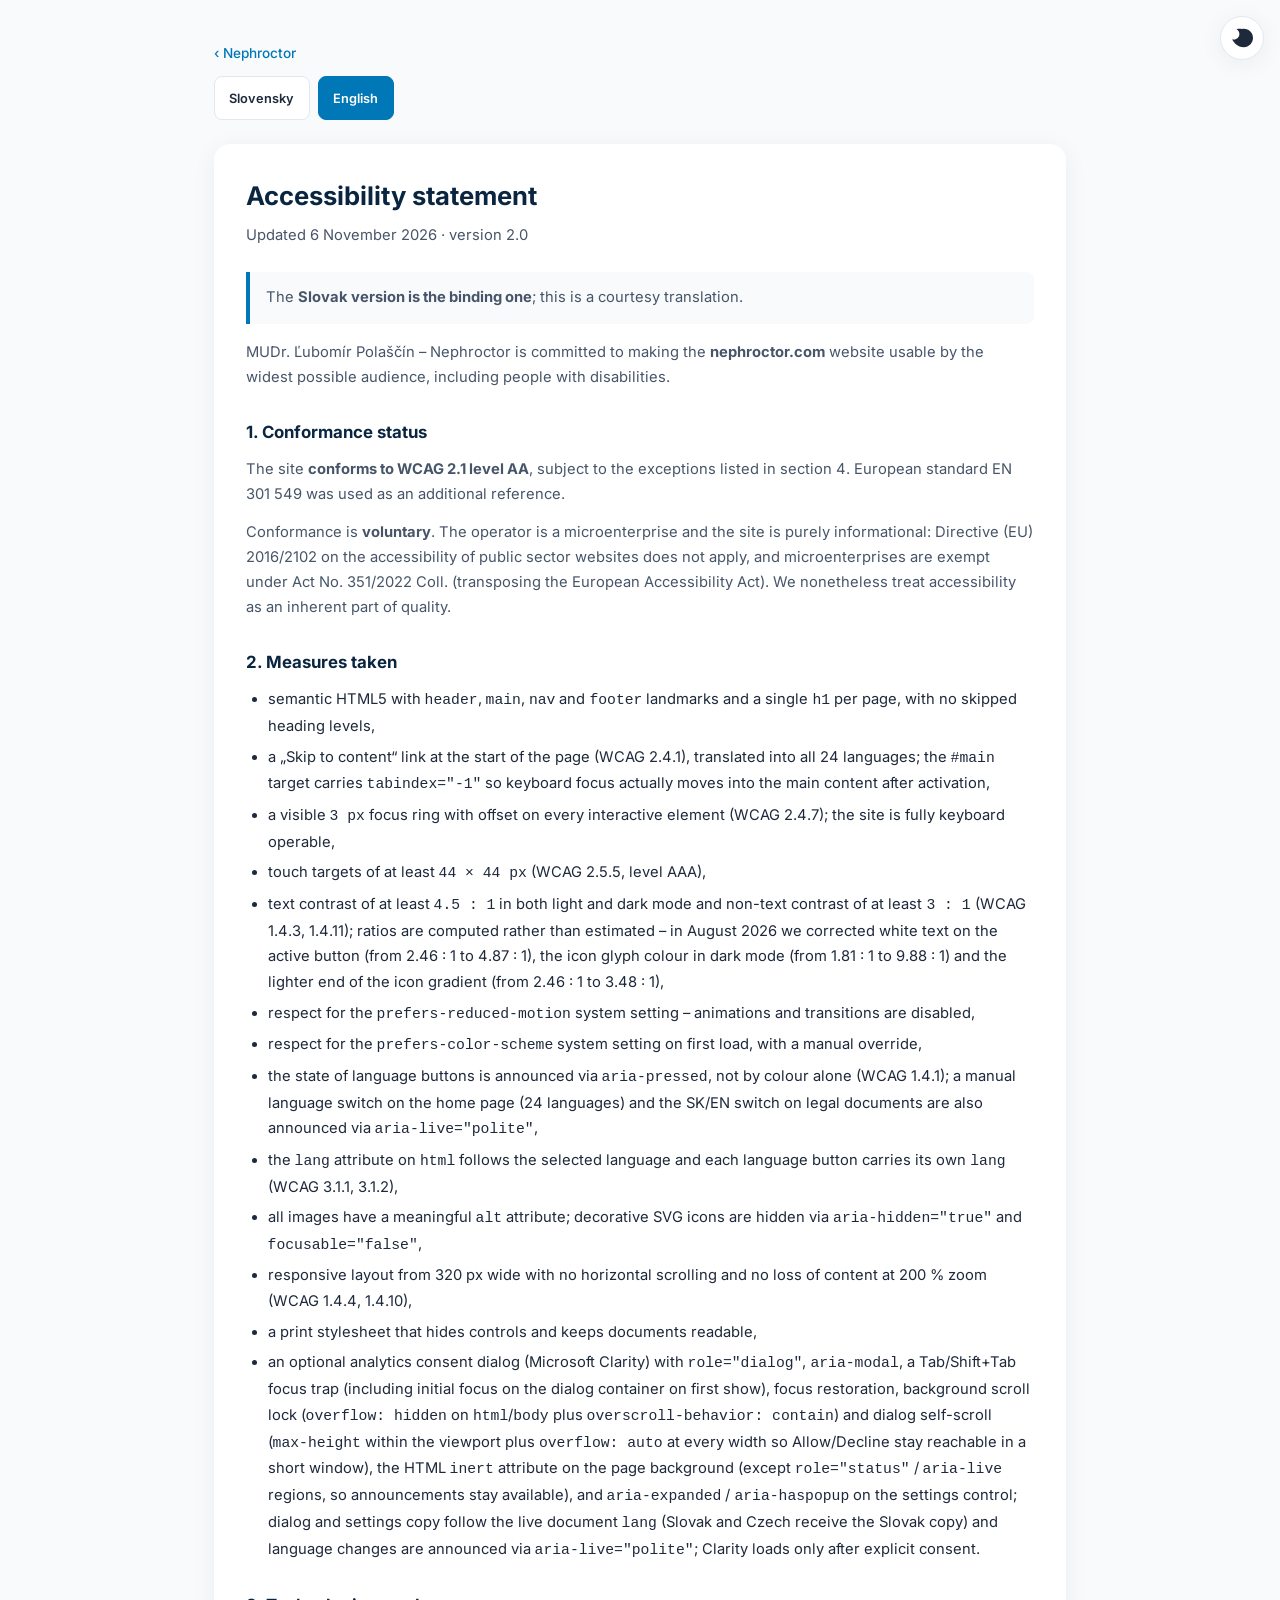
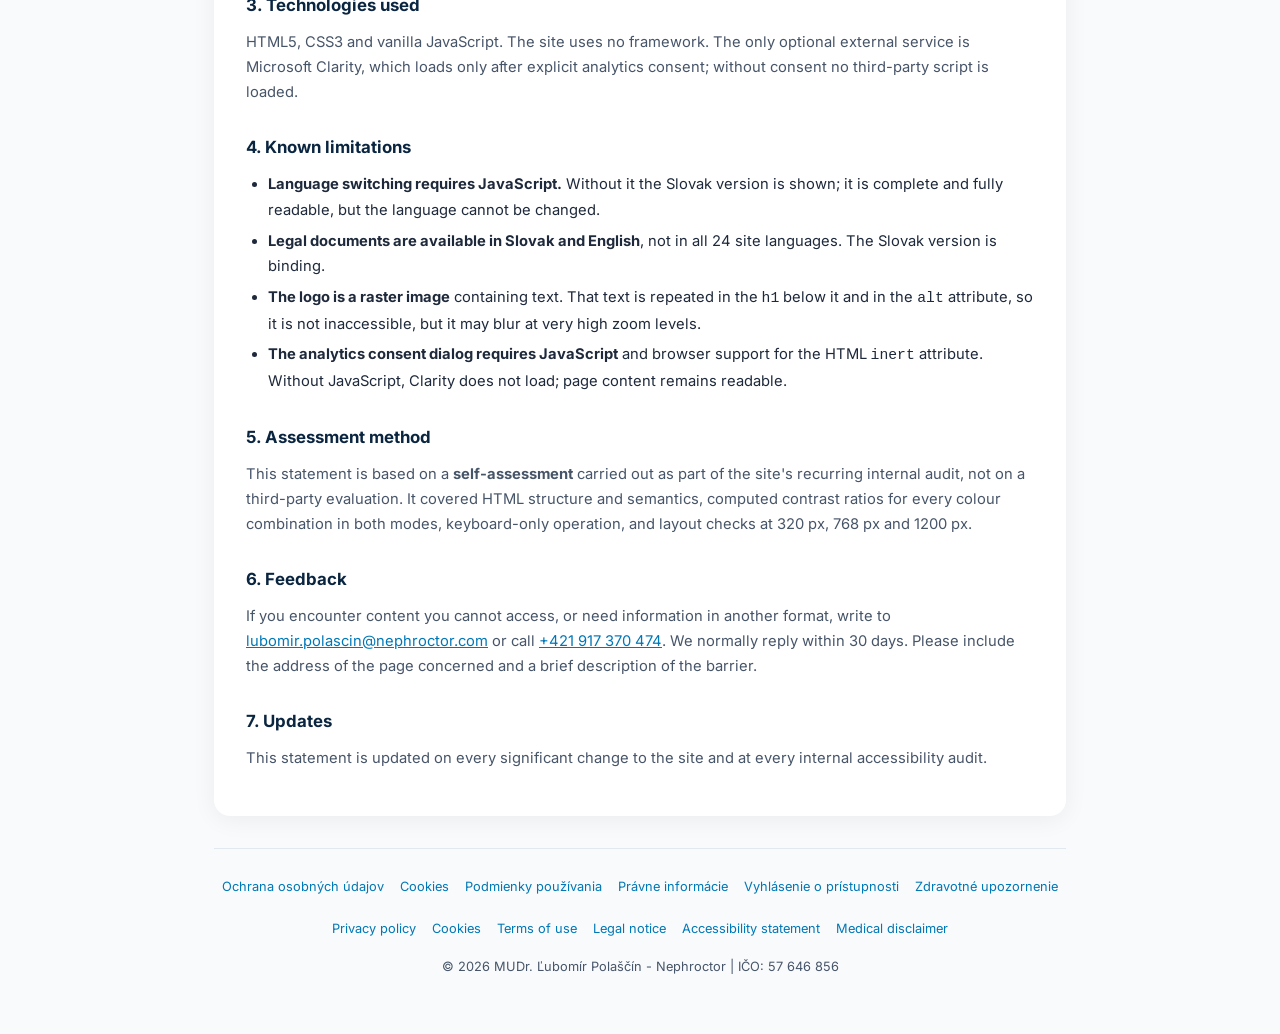
<file: legal/pristupnost.html>
<!DOCTYPE html>
<html lang="sk">
<head>
    <meta charset="UTF-8">
    <meta name="viewport" content="width=device-width, initial-scale=1.0">
    <title>Vyhlásenie o prístupnosti | Nephroctor</title>
    <meta name="description" content="Vyhlásenie o prístupnosti stránky nephroctor.com – stav súladu s WCAG 2.1 úrovne AA, prijaté opatrenia, známe obmedzenia a spätná väzba.">
    <meta name="robots" content="index, follow">
    <meta name="theme-color" content="#f8fafc" media="(prefers-color-scheme: light)">
    <meta name="theme-color" content="#0f172a" media="(prefers-color-scheme: dark)">
    <meta name="color-scheme" content="light dark">
    <link rel="canonical" href="https://nephroctor.com/legal/pristupnost.html">
    <link rel="alternate" hreflang="sk" href="https://nephroctor.com/legal/pristupnost.html">
    <link rel="alternate" hreflang="en" href="https://nephroctor.com/legal/pristupnost.html?lang=en">
    <link rel="alternate" hreflang="x-default" href="https://nephroctor.com/legal/pristupnost.html">
    <link rel="icon" href="../assets/favicon.svg" type="image/svg+xml">
    <link rel="icon" href="../assets/favicon.ico" sizes="32x32">
    <link rel="icon" type="image/png" sizes="16x16" href="../assets/favicon-16.png">
    <link rel="icon" type="image/png" sizes="32x32" href="../assets/favicon-32.png">
    <link rel="apple-touch-icon" href="../assets/apple-touch-icon.png">
    <meta name="msapplication-config" content="/browserconfig.xml">
    <meta name="msapplication-TileColor" content="#0077b6">
    <link rel="stylesheet" href="../assets/site.css">
</head>
<body data-title-sk="Vyhlásenie o prístupnosti | Nephroctor" data-title-en="Accessibility statement | Nephroctor">
    <script>
        (function () {
            try {
                var stored = localStorage.getItem('nephroctor-theme');
                if (stored === 'dark' || stored === 'light') {
                    document.documentElement.setAttribute('data-theme', stored);
                }
                /* No stored preference: leave data-theme unset so CSS media and
                   later OS changes keep working. theme-color still syncs below. */
            } catch (e) { /* localStorage unavailable */ }
            /* theme-color must match effective theme (stored or OS), not dual media metas alone. */
            try {
                var theme = document.documentElement.getAttribute('data-theme');
                var dark = theme === 'dark' || (theme !== 'light' && window.matchMedia
                    && window.matchMedia('(prefers-color-scheme: dark)').matches);
                var color = dark ? '#0f172a' : '#f8fafc';
                var metas = document.querySelectorAll('meta[name="theme-color"]');
                if (metas.length) {
                    metas[0].removeAttribute('media');
                    metas[0].setAttribute('content', color);
                    for (var i = 1; i < metas.length; i++) {
                        metas[i].parentNode.removeChild(metas[i]);
                    }
                }
            } catch (e2) { /* theme-color meta unavailable */ }
        })();
    </script>

    <a class="skip-link" href="#main">Preskočiť na obsah / Skip to content</a>

    <button type="button" class="theme-toggle" id="theme-toggle" aria-label="Tmavý režim" title="Tmavý režim">
        <svg viewBox="0 0 24 24" aria-hidden="true" focusable="false"><path d="M9 2c-1.05 0-2.05.16-3 .46 1.89 1 3.18 2.99 3.18 5.27 0 3.31-2.69 6-6 6-.71 0-1.39-.13-2.02-.36C3.92 18.86 8.56 22 14 22c5.52 0 10-4.48 10-10S19.52 2 14 2c-.63 0-1.24.06-1.83.17C11.06 2.06 10.04 2 9 2z"/></svg>
    </button>

    <div class="container">
        <p><a class="back-link" href="../index.html">‹ Nephroctor</a></p>

        <div class="doc-lang" role="group" aria-label="Jazyk dokumentu / Document language">
            <button type="button" data-doc-lang="sk" aria-pressed="true" lang="sk">Slovensky</button>
            <button type="button" data-doc-lang="en" aria-pressed="false" lang="en">English</button>
        </div>

        <main id="main" tabindex="-1">
            <article class="content-card" id="doc-sk" data-lang-block="sk" lang="sk">
                <div class="doc-header">
                    <h1>Vyhlásenie o prístupnosti</h1>
                    <p class="doc-meta">Aktualizované 6. novembra 2026 · verzia 2.0</p>
                </div>

                <div class="prose">
                    <p>MUDr. Ľubomír Polaščín – Nephroctor sa zaväzuje sprístupniť webovú stránku <strong>nephroctor.com</strong> čo najširšiemu okruhu používateľov vrátane osôb so zdravotným postihnutím.</p>

                    <h2>1. Stav súladu</h2>
                    <p>Stránka je <strong>v súlade</strong> s normou <strong>WCAG 2.1 na úrovni AA</strong> s výnimkami uvedenými v časti 4. Ako referenčný rámec sa použila aj európska norma EN 301 549.</p>
                    <p>Súlad je <strong>dobrovoľný</strong>. Prevádzkovateľ je mikropodnik a stránka je čisto prezentačná: nevzťahuje sa na ňu smernica (EÚ) 2016/2102 o prístupnosti webových sídel subjektov verejného sektora a na mikropodniky sa podľa zákona č. 351/2022 Z. z. (transpozícia európskeho aktu o prístupnosti) vzťahuje výnimka. Napriek tomu prístupnosť považujeme za samozrejmú súčasť kvality.</p>

                    <h2>2. Prijaté opatrenia</h2>
                    <ul>
                        <li>sémantické HTML5 s orientačnými bodmi <code>header</code>, <code>main</code>, <code>nav</code>, <code>footer</code> a jedným nadpisom <code>h1</code> na stránku, bez preskakovania úrovní nadpisov,</li>
                        <li>odkaz „Preskočiť na obsah“ na začiatku stránky (WCAG 2.4.1), preložený do všetkých 24 jazykov; cieľ <code>#main</code> má <code>tabindex="-1"</code>, aby sa fokus klávesnice po aktivácii skutočne presunul do hlavného obsahu,</li>
                        <li>viditeľný fokusový prstenec <code>3 px</code> s odstupom pre všetky interaktívne prvky (WCAG 2.4.7), obsluha výhradne z klávesnice je možná v plnom rozsahu,</li>
                        <li>dotykové ciele s minimálnou veľkosťou <code>44 × 44 px</code> (WCAG 2.5.5, úroveň AAA),</li>
                        <li>kontrast textu najmenej <code>4,5 : 1</code> v svetlom aj tmavom režime a kontrast netextových prvkov najmenej <code>3 : 1</code> (WCAG 1.4.3, 1.4.11); pomery sú počítané, nie odhadované – v auguste 2026 bol opravený kontrast bieleho textu na aktívnom tlačidle (z 2,46 : 1 na 4,87 : 1), farba symbolov v ikonách v tmavom režime (z 1,81 : 1 na 9,88 : 1) a svetlejší koniec prechodu v ikonách (z 2,46 : 1 na 3,48 : 1),</li>
                        <li>rešpektovanie systémovej predvoľby <code>prefers-reduced-motion</code> – animácie a prechody sa vypnú,</li>
                        <li>rešpektovanie systémovej predvoľby <code>prefers-color-scheme</code> pri prvom načítaní, s možnosťou manuálneho prepnutia,</li>
                        <li>stav tlačidiel jazyka a jazyka dokumentu sa oznamuje pomocou <code>aria-pressed</code>, nielen farebne (WCAG 1.4.1); pri manuálnom prepnutí jazyka na domovskej stránke (24 jazykov) aj pri SK/EN na právnych dokumentoch sa nový jazyk oznamuje aj cez <code>aria-live="polite"</code>,</li>
                        <li>atribút <code>lang</code> na prvku <code>html</code> sa mení podľa zvoleného jazyka, jednotlivé jazykové tlačidlá majú vlastný atribút <code>lang</code> (WCAG 3.1.1, 3.1.2),</li>
                        <li>všetky obrázky majú zmysluplný atribút <code>alt</code>, dekoratívne ikony SVG sú skryté cez <code>aria-hidden="true"</code> a <code>focusable="false"</code>,</li>
                        <li>responzívne rozloženie od šírky 320 px bez vodorovného posúvania a bez straty obsahu pri 200 % zväčšení (WCAG 1.4.4, 1.4.10),</li>
                        <li>tlačová šablóna, ktorá skrýva ovládacie prvky a zachováva čitateľnosť dokumentov,</li>
                        <li>dialóg voliteľnej analytiky (Microsoft Clarity) s <code>role="dialog"</code>, <code>aria-modal</code>, pascou Tab/Shift+Tab (vrátane počiatočného fokusu na kontajneri dialógu pri prvom zobrazení), obnovou fokusu, zámkom scrollu pozadia (<code>overflow: hidden</code> na <code>html</code>/<code>body</code> + <code>overscroll-behavior: contain</code>) a vlastným scrollom dialógu (<code>max-height</code> vo viewporte + <code>overflow: auto</code> na všetkých šírkach, aby tlačidlá ostali dosiahnuteľné pri nízkom okne), atribútom <code>inert</code> na pozadí stránky (okrem regiónov <code>role="status"</code> / <code>aria-live</code>, aby ostali oznámenia dostupné) a ovládaním cez <code>aria-expanded</code> / <code>aria-haspopup</code> na tlačidle nastavení; text dialógu a tlačidla nastavení sleduje aktuálny <code>lang</code> dokumentu (slovenčina aj čeština dostanú slovenskú kópiu) a zmena jazyka sa oznamuje cez <code>aria-live="polite"</code>; Clarity sa načíta až po výslovnom súhlase.</li>
                    </ul>

                    <h2>3. Použité technológie</h2>
                    <p>HTML5, CSS3 a vanilla JavaScript. Stránka nepoužíva framework. Jediná voliteľná externá služba je Microsoft Clarity, ktorá sa načíta výhradne po výslovnom analytickom súhlase; bez súhlasu sa nenačíta žiadny skript tretej strany.</p>

                    <h2>4. Známe obmedzenia</h2>
                    <p>Nasledujúce obmedzenia sú nám známe. Ak vám niektoré z nich bráni v používaní stránky, ozvite sa nám – radi nájdeme riešenie.</p>
                    <ul>
                        <li><strong>Prepínanie jazykov vyžaduje JavaScript.</strong> Bez neho sa zobrazí slovenská verzia obsahu, ktorá je úplná a plne čitateľná; zmena jazyka však nie je možná.</li>
                        <li><strong>Právne dokumenty sú dostupné v slovenčine a angličtine</strong>, nie vo všetkých 24 jazykoch stránky. Záväzná je slovenská verzia.</li>
                        <li><strong>Logo je rastrový obrázok</strong> s textom. Text z loga je zopakovaný v nadpise <code>h1</code> pod ním a v atribúte <code>alt</code>, takže nie je nedostupný, pri veľmi vysokom priblížení sa však môže rozostriť.</li>
                        <li><strong>Dialóg analytického súhlasu vyžaduje JavaScript</strong> a podporu HTML atribútu <code>inert</code> v prehliadači. Bez JavaScriptu sa Clarity nenačíta; obsah stránky ostáva čitateľný.</li>
                    </ul>

                    <h2>5. Metóda hodnotenia</h2>
                    <p>Vyhlásenie vychádza z <strong>vlastného hodnotenia</strong> (self-assessment) vykonaného v rámci opakovaného interného auditu stránky, nie z posúdenia treťou stranou. Hodnotenie zahŕňalo kontrolu štruktúry a sémantiky HTML, výpočet kontrastných pomerov všetkých farebných kombinácií v oboch režimoch, kontrolu ovládania výlučne z klávesnice a kontrolu rozloženia pri šírkach 320 px, 768 px a 1200 px.</p>

                    <h2>6. Spätná väzba</h2>
                    <p>Ak narazíte na obsah, ktorý je pre vás neprístupný, alebo potrebujete informáciu v inom formáte, napíšte na <a href="mailto:lubomir.polascin@nephroctor.com">lubomir.polascin@nephroctor.com</a> alebo zavolajte na <a href="tel:+421917370474">+421 917 370 474</a>. Odpovieme spravidla do 30 dní. Uveďte, prosím, adresu problematickej stránky a stručný opis prekážky.</p>

                    <h2>7. Aktualizácia vyhlásenia</h2>
                    <p>Vyhlásenie sa aktualizuje pri každej významnej zmene stránky a pri každom internom audite prístupnosti.</p>
                </div>
            </article>

            <article class="content-card" id="doc-en" data-lang-block="en" lang="en" hidden>
                <div class="doc-header">
                    <h1>Accessibility statement</h1>
                    <p class="doc-meta">Updated 6 November 2026 · version 2.0</p>
                </div>

                <div class="prose">
                    <div class="callout">
                        <p>The <strong>Slovak version is the binding one</strong>; this is a courtesy translation.</p>
                    </div>

                    <p>MUDr. Ľubomír Polaščín – Nephroctor is committed to making the <strong>nephroctor.com</strong> website usable by the widest possible audience, including people with disabilities.</p>

                    <h2>1. Conformance status</h2>
                    <p>The site <strong>conforms to WCAG 2.1 level AA</strong>, subject to the exceptions listed in section 4. European standard EN 301 549 was used as an additional reference.</p>
                    <p>Conformance is <strong>voluntary</strong>. The operator is a microenterprise and the site is purely informational: Directive (EU) 2016/2102 on the accessibility of public sector websites does not apply, and microenterprises are exempt under Act No. 351/2022 Coll. (transposing the European Accessibility Act). We nonetheless treat accessibility as an inherent part of quality.</p>

                    <h2>2. Measures taken</h2>
                    <ul>
                        <li>semantic HTML5 with <code>header</code>, <code>main</code>, <code>nav</code> and <code>footer</code> landmarks and a single <code>h1</code> per page, with no skipped heading levels,</li>
                        <li>a „Skip to content“ link at the start of the page (WCAG 2.4.1), translated into all 24 languages; the <code>#main</code> target carries <code>tabindex="-1"</code> so keyboard focus actually moves into the main content after activation,</li>
                        <li>a visible <code>3 px</code> focus ring with offset on every interactive element (WCAG 2.4.7); the site is fully keyboard operable,</li>
                        <li>touch targets of at least <code>44 × 44 px</code> (WCAG 2.5.5, level AAA),</li>
                        <li>text contrast of at least <code>4.5 : 1</code> in both light and dark mode and non-text contrast of at least <code>3 : 1</code> (WCAG 1.4.3, 1.4.11); ratios are computed rather than estimated – in August 2026 we corrected white text on the active button (from 2.46 : 1 to 4.87 : 1), the icon glyph colour in dark mode (from 1.81 : 1 to 9.88 : 1) and the lighter end of the icon gradient (from 2.46 : 1 to 3.48 : 1),</li>
                        <li>respect for the <code>prefers-reduced-motion</code> system setting – animations and transitions are disabled,</li>
                        <li>respect for the <code>prefers-color-scheme</code> system setting on first load, with a manual override,</li>
                        <li>the state of language buttons is announced via <code>aria-pressed</code>, not by colour alone (WCAG 1.4.1); a manual language switch on the home page (24 languages) and the SK/EN switch on legal documents are also announced via <code>aria-live="polite"</code>,</li>
                        <li>the <code>lang</code> attribute on <code>html</code> follows the selected language and each language button carries its own <code>lang</code> (WCAG 3.1.1, 3.1.2),</li>
                        <li>all images have a meaningful <code>alt</code> attribute; decorative SVG icons are hidden via <code>aria-hidden="true"</code> and <code>focusable="false"</code>,</li>
                        <li>responsive layout from 320 px wide with no horizontal scrolling and no loss of content at 200 % zoom (WCAG 1.4.4, 1.4.10),</li>
                        <li>a print stylesheet that hides controls and keeps documents readable,</li>
                        <li>an optional analytics consent dialog (Microsoft Clarity) with <code>role="dialog"</code>, <code>aria-modal</code>, a Tab/Shift+Tab focus trap (including initial focus on the dialog container on first show), focus restoration, background scroll lock (<code>overflow: hidden</code> on <code>html</code>/<code>body</code> plus <code>overscroll-behavior: contain</code>) and dialog self-scroll (<code>max-height</code> within the viewport plus <code>overflow: auto</code> at every width so Allow/Decline stay reachable in a short window), the HTML <code>inert</code> attribute on the page background (except <code>role="status"</code> / <code>aria-live</code> regions, so announcements stay available), and <code>aria-expanded</code> / <code>aria-haspopup</code> on the settings control; dialog and settings copy follow the live document <code>lang</code> (Slovak and Czech receive the Slovak copy) and language changes are announced via <code>aria-live="polite"</code>; Clarity loads only after explicit consent.</li>
                    </ul>

                    <h2>3. Technologies used</h2>
                    <p>HTML5, CSS3 and vanilla JavaScript. The site uses no framework. The only optional external service is Microsoft Clarity, which loads only after explicit analytics consent; without consent no third-party script is loaded.</p>

                    <h2>4. Known limitations</h2>
                    <ul>
                        <li><strong>Language switching requires JavaScript.</strong> Without it the Slovak version is shown; it is complete and fully readable, but the language cannot be changed.</li>
                        <li><strong>Legal documents are available in Slovak and English</strong>, not in all 24 site languages. The Slovak version is binding.</li>
                        <li><strong>The logo is a raster image</strong> containing text. That text is repeated in the <code>h1</code> below it and in the <code>alt</code> attribute, so it is not inaccessible, but it may blur at very high zoom levels.</li>
                        <li><strong>The analytics consent dialog requires JavaScript</strong> and browser support for the HTML <code>inert</code> attribute. Without JavaScript, Clarity does not load; page content remains readable.</li>
                    </ul>

                    <h2>5. Assessment method</h2>
                    <p>This statement is based on a <strong>self-assessment</strong> carried out as part of the site's recurring internal audit, not on a third-party evaluation. It covered HTML structure and semantics, computed contrast ratios for every colour combination in both modes, keyboard-only operation, and layout checks at 320 px, 768 px and 1200 px.</p>

                    <h2>6. Feedback</h2>
                    <p>If you encounter content you cannot access, or need information in another format, write to <a href="mailto:lubomir.polascin@nephroctor.com">lubomir.polascin@nephroctor.com</a> or call <a href="tel:+421917370474">+421 917 370 474</a>. We normally reply within 30 days. Please include the address of the page concerned and a brief description of the barrier.</p>

                    <h2>7. Updates</h2>
                    <p>This statement is updated on every significant change to the site and at every internal accessibility audit.</p>
                </div>
            </article>
        </main>

        <footer class="footer">
            <nav class="footer-legal" data-lang-block="sk" aria-label="Právne dokumenty">
                <a href="ochrana-osobnych-udajov.html">Ochrana osobných údajov</a>
                <a href="cookies.html">Cookies</a>
                <a href="podmienky-pouzivania.html">Podmienky používania</a>
                <a href="pravne-informacie.html">Právne informácie</a>
                <a href="pristupnost.html">Vyhlásenie o prístupnosti</a>
                <a href="zdravotne-upozornenie.html">Zdravotné upozornenie</a>
            </nav>
            <nav class="footer-legal" data-lang-block="en" aria-label="Legal documents" hidden>
                <a href="ochrana-osobnych-udajov.html?lang=en">Privacy policy</a>
                <a href="cookies.html?lang=en">Cookies</a>
                <a href="podmienky-pouzivania.html?lang=en">Terms of use</a>
                <a href="pravne-informacie.html?lang=en">Legal notice</a>
                <a href="pristupnost.html?lang=en">Accessibility statement</a>
                <a href="zdravotne-upozornenie.html?lang=en">Medical disclaimer</a>
            </nav>
            <p>&copy; 2026 MUDr. Ľubomír Polaščín - Nephroctor | IČO: 57 646 856</p>
        </footer>
    </div>

    <script src="../assets/legal.js"></script>
</body>
</html>
</file>
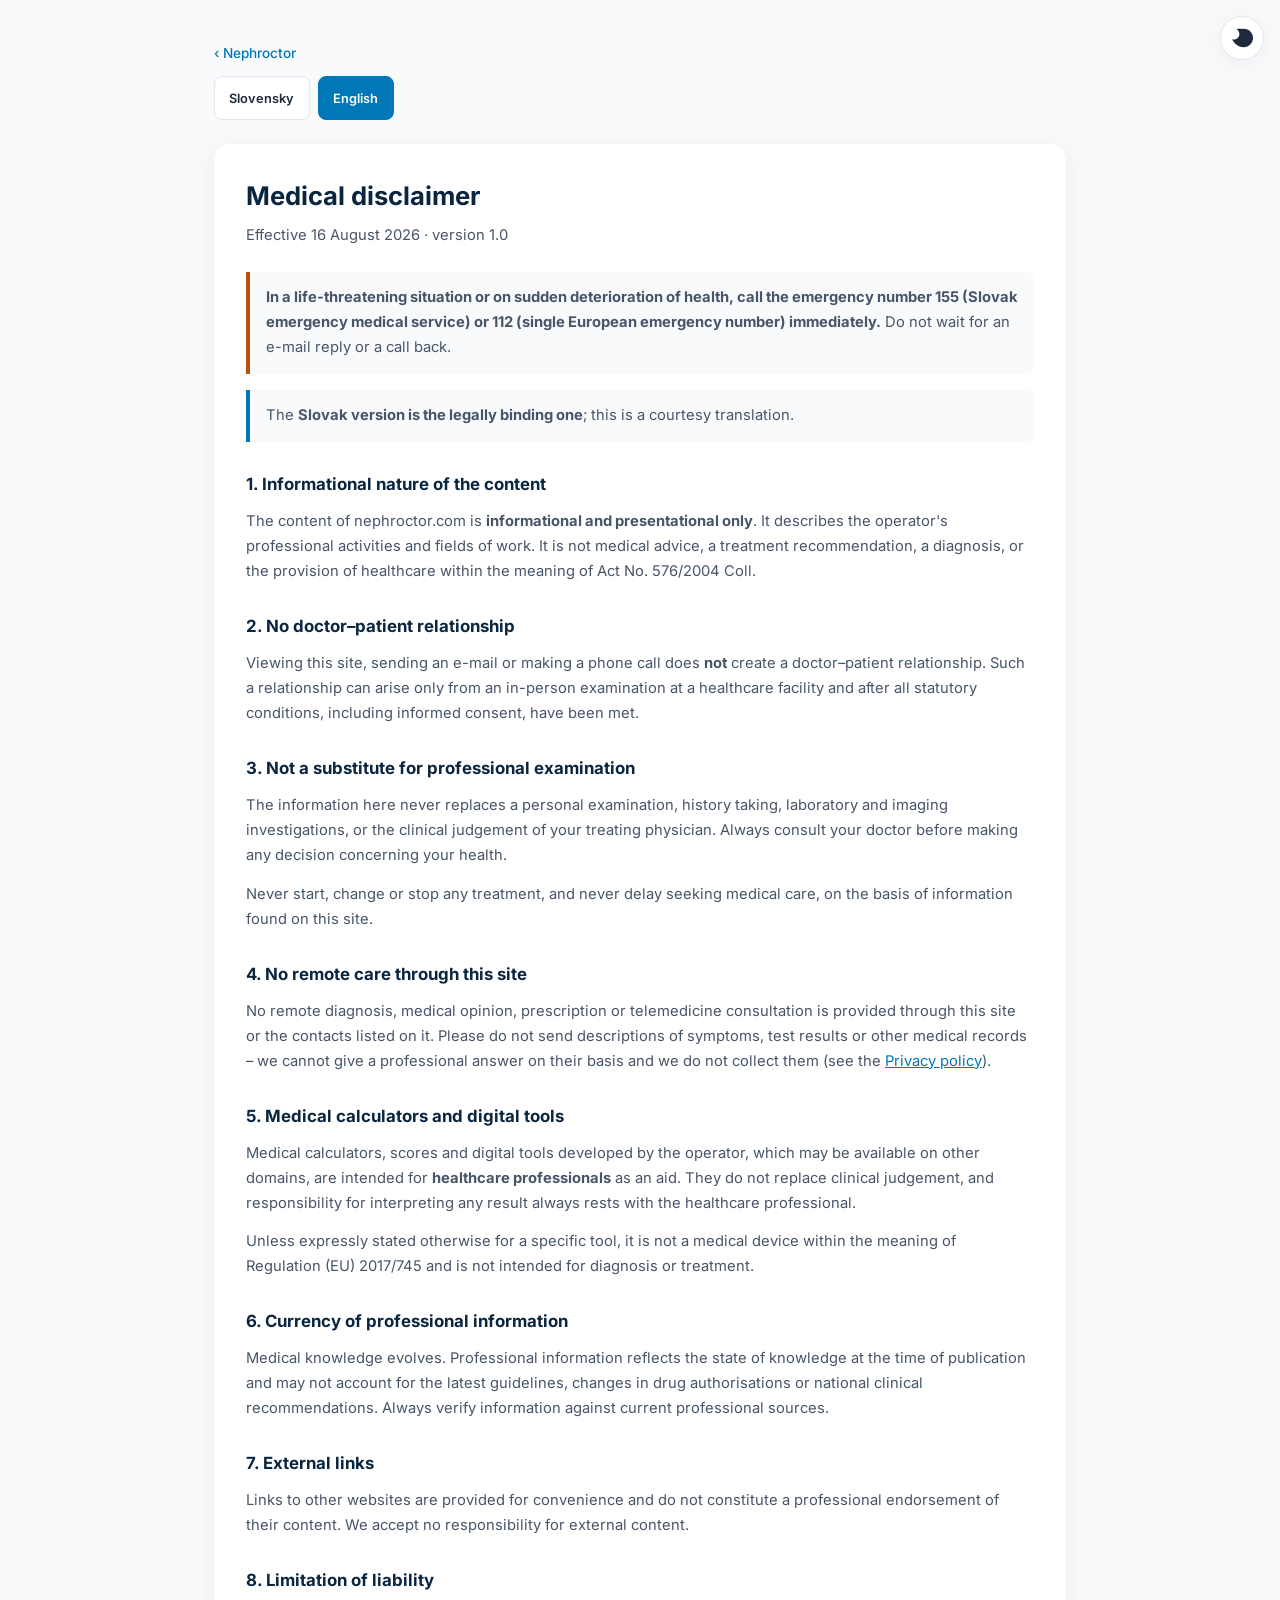
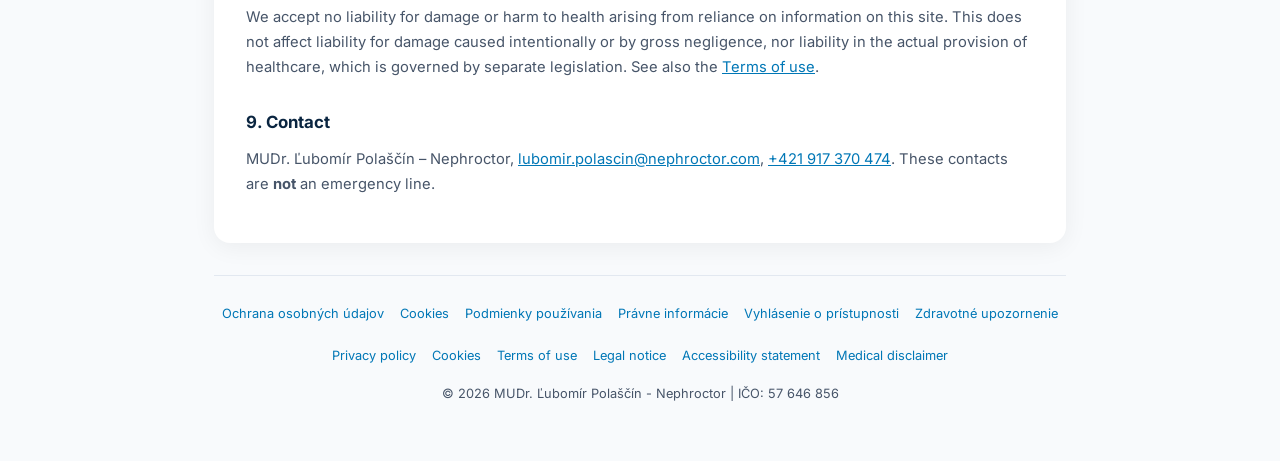
<file: legal/zdravotne-upozornenie.html>
<!DOCTYPE html>
<html lang="sk">
<head>
    <meta charset="UTF-8">
    <meta name="viewport" content="width=device-width, initial-scale=1.0">
    <title>Zdravotné upozornenie | Nephroctor</title>
    <meta name="description" content="Obsah stránky nephroctor.com má informačný charakter a nenahrádza vyšetrenie, diagnostiku ani liečbu lekárom. V ohrození života volajte 155 alebo 112.">
    <meta name="robots" content="index, follow">
    <meta name="theme-color" content="#f8fafc" media="(prefers-color-scheme: light)">
    <meta name="theme-color" content="#0f172a" media="(prefers-color-scheme: dark)">
    <meta name="color-scheme" content="light dark">
    <link rel="canonical" href="https://nephroctor.com/legal/zdravotne-upozornenie.html">
    <link rel="alternate" hreflang="sk" href="https://nephroctor.com/legal/zdravotne-upozornenie.html">
    <link rel="alternate" hreflang="en" href="https://nephroctor.com/legal/zdravotne-upozornenie.html?lang=en">
    <link rel="alternate" hreflang="x-default" href="https://nephroctor.com/legal/zdravotne-upozornenie.html">
    <link rel="icon" href="../assets/favicon.svg" type="image/svg+xml">
    <link rel="icon" href="../assets/favicon.ico" sizes="32x32">
    <link rel="icon" type="image/png" sizes="16x16" href="../assets/favicon-16.png">
    <link rel="icon" type="image/png" sizes="32x32" href="../assets/favicon-32.png">
    <link rel="apple-touch-icon" href="../assets/apple-touch-icon.png">
    <meta name="msapplication-config" content="/browserconfig.xml">
    <meta name="msapplication-TileColor" content="#0077b6">
    <link rel="stylesheet" href="../assets/site.css">
</head>
<body data-title-sk="Zdravotné upozornenie | Nephroctor" data-title-en="Medical disclaimer | Nephroctor">
    <script>
        (function () {
            try {
                var stored = localStorage.getItem('nephroctor-theme');
                if (stored === 'dark' || stored === 'light') {
                    document.documentElement.setAttribute('data-theme', stored);
                }
                /* No stored preference: leave data-theme unset so CSS media and
                   later OS changes keep working. theme-color still syncs below. */
            } catch (e) { /* localStorage unavailable */ }
            /* theme-color must match effective theme (stored or OS), not dual media metas alone. */
            try {
                var theme = document.documentElement.getAttribute('data-theme');
                var dark = theme === 'dark' || (theme !== 'light' && window.matchMedia
                    && window.matchMedia('(prefers-color-scheme: dark)').matches);
                var color = dark ? '#0f172a' : '#f8fafc';
                var metas = document.querySelectorAll('meta[name="theme-color"]');
                if (metas.length) {
                    metas[0].removeAttribute('media');
                    metas[0].setAttribute('content', color);
                    for (var i = 1; i < metas.length; i++) {
                        metas[i].parentNode.removeChild(metas[i]);
                    }
                }
            } catch (e2) { /* theme-color meta unavailable */ }
        })();
    </script>

    <a class="skip-link" href="#main">Preskočiť na obsah / Skip to content</a>

    <button type="button" class="theme-toggle" id="theme-toggle" aria-label="Tmavý režim" title="Tmavý režim">
        <svg viewBox="0 0 24 24" aria-hidden="true" focusable="false"><path d="M9 2c-1.05 0-2.05.16-3 .46 1.89 1 3.18 2.99 3.18 5.27 0 3.31-2.69 6-6 6-.71 0-1.39-.13-2.02-.36C3.92 18.86 8.56 22 14 22c5.52 0 10-4.48 10-10S19.52 2 14 2c-.63 0-1.24.06-1.83.17C11.06 2.06 10.04 2 9 2z"/></svg>
    </button>

    <div class="container">
        <p><a class="back-link" href="../index.html">‹ Nephroctor</a></p>

        <div class="doc-lang" role="group" aria-label="Jazyk dokumentu / Document language">
            <button type="button" data-doc-lang="sk" aria-pressed="true" lang="sk">Slovensky</button>
            <button type="button" data-doc-lang="en" aria-pressed="false" lang="en">English</button>
        </div>

        <main id="main" tabindex="-1">
            <article class="content-card" id="doc-sk" data-lang-block="sk" lang="sk">
                <div class="doc-header">
                    <h1>Zdravotné upozornenie</h1>
                    <p class="doc-meta">Účinné od 16. augusta 2026 · verzia 1.0</p>
                </div>

                <div class="prose">
                    <div class="callout todo">
                        <p><strong>V ohrození života alebo pri náhlom zhoršení zdravotného stavu okamžite volajte tiesňovú linku 155 (záchranná zdravotná služba) alebo 112 (jednotné európske číslo tiesňového volania).</strong> Nečakajte na odpoveď na e-mail ani na spätné volanie.</p>
                    </div>

                    <h2>1. Informačný charakter obsahu</h2>
                    <p>Obsah webovej stránky nephroctor.com má výlučne <strong>informačný a prezentačný charakter</strong>. Opisuje odbornú činnosť a oblasti pôsobenia prevádzkovateľa. Nejde o zdravotnú radu, odporúčanie liečby, diagnózu ani o poskytovanie zdravotnej starostlivosti podľa zákona č. 576/2004 Z. z.</p>

                    <h2>2. Nevzniká vzťah lekár – pacient</h2>
                    <p>Prezeraním tejto stránky, odoslaním e-mailu ani telefonátom <strong>nevzniká</strong> vzťah medzi lekárom a pacientom. Takýto vzťah môže vzniknúť výhradne na základe osobného vyšetrenia v zdravotníckom zariadení a po splnení všetkých zákonných podmienok vrátane informovaného súhlasu.</p>

                    <h2>3. Obsah nenahrádza odborné vyšetrenie</h2>
                    <p>Informácie na stránke nikdy nenahrádzajú osobné vyšetrenie, odber anamnézy, laboratórne a zobrazovacie vyšetrenia ani klinický úsudok ošetrujúceho lekára. Pred akýmkoľvek rozhodnutím týkajúcim sa vášho zdravia sa vždy poraďte so svojím lekárom.</p>
                    <p>Na základe informácií z tejto stránky <strong>nikdy</strong> nezačínajte, nemeňte ani neukončujte žiadnu liečbu a neodkladajte návštevu lekára.</p>

                    <h2>4. Cez stránku sa neposkytuje starostlivosť na diaľku</h2>
                    <p>Prostredníctvom tejto stránky ani uvedených kontaktov sa <strong>nevykonáva</strong> diagnostika na diaľku, nevydávajú sa lekárske posudky, nepredpisujú sa lieky a neposkytuje sa telemedicínska konzultácia. Neposielajte, prosím, opisy zdravotných ťažkostí, výsledky vyšetrení ani inú zdravotnú dokumentáciu – nemôžeme na ich základe poskytnúť odbornú odpoveď a nezbierame ich (pozri <a href="ochrana-osobnych-udajov.html">Zásady spracúvania osobných údajov</a>).</p>

                    <h2>5. Medicínske kalkulačky a digitálne nástroje</h2>
                    <p>Medicínske kalkulačky, skóre a digitálne nástroje, ktoré prevádzkovateľ vyvíja a ktoré môžu byť dostupné na iných doménach, sú určené <strong>zdravotníckym pracovníkom</strong> ako pomôcka. Nenahrádzajú klinický úsudok a zodpovednosť za interpretáciu výsledku vždy nesie zdravotnícky pracovník.</p>
                    <p>Pokiaľ pri konkrétnom nástroji nie je výslovne uvedené inak, nejde o zdravotnícku pomôcku v zmysle nariadenia (EÚ) 2017/745 o zdravotníckych pomôckach a nástroj nie je určený na diagnostiku ani liečbu.</p>

                    <h2>6. Aktuálnosť odborných informácií</h2>
                    <p>Medicínske poznanie sa vyvíja. Odborné informácie zodpovedajú stavu poznania v čase zverejnenia a nemusia zohľadňovať najnovšie odporúčania, zmeny liekových registrácií ani národné odborné usmernenia. Vždy overte informácie v aktuálnych odborných zdrojoch.</p>

                    <h2>7. Externé odkazy</h2>
                    <p>Odkazy na iné weby slúžia na uľahčenie prístupu k informáciám a neznamenajú odborné odporúčanie ich obsahu. Za obsah externých stránok nezodpovedáme.</p>

                    <h2>8. Obmedzenie zodpovednosti</h2>
                    <p>Nezodpovedáme za škodu ani ujmu na zdraví vzniknutú spoliehaním sa na informácie z tejto stránky. Tým nie je dotknutá zodpovednosť za škodu spôsobenú úmyselne alebo hrubou nedbanlivosťou, ani zodpovednosť pri poskytovaní skutočnej zdravotnej starostlivosti, ktorá sa riadi osobitnými predpismi. Pozri aj <a href="podmienky-pouzivania.html">Podmienky používania</a>.</p>

                    <h2>9. Kontakt</h2>
                    <p>MUDr. Ľubomír Polaščín – Nephroctor, <a href="mailto:lubomir.polascin@nephroctor.com">lubomir.polascin@nephroctor.com</a>, <a href="tel:+421917370474">+421 917 370 474</a>. Tieto kontakty <strong>nie sú</strong> tiesňovou linkou.</p>
                </div>
            </article>

            <article class="content-card" id="doc-en" data-lang-block="en" lang="en" hidden>
                <div class="doc-header">
                    <h1>Medical disclaimer</h1>
                    <p class="doc-meta">Effective 16 August 2026 · version 1.0</p>
                </div>

                <div class="prose">
                    <div class="callout todo">
                        <p><strong>In a life-threatening situation or on sudden deterioration of health, call the emergency number 155 (Slovak emergency medical service) or 112 (single European emergency number) immediately.</strong> Do not wait for an e-mail reply or a call back.</p>
                    </div>
                    <div class="callout">
                        <p>The <strong>Slovak version is the legally binding one</strong>; this is a courtesy translation.</p>
                    </div>

                    <h2>1. Informational nature of the content</h2>
                    <p>The content of nephroctor.com is <strong>informational and presentational only</strong>. It describes the operator's professional activities and fields of work. It is not medical advice, a treatment recommendation, a diagnosis, or the provision of healthcare within the meaning of Act No. 576/2004 Coll.</p>

                    <h2>2. No doctor–patient relationship</h2>
                    <p>Viewing this site, sending an e-mail or making a phone call does <strong>not</strong> create a doctor–patient relationship. Such a relationship can arise only from an in-person examination at a healthcare facility and after all statutory conditions, including informed consent, have been met.</p>

                    <h2>3. Not a substitute for professional examination</h2>
                    <p>The information here never replaces a personal examination, history taking, laboratory and imaging investigations, or the clinical judgement of your treating physician. Always consult your doctor before making any decision concerning your health.</p>
                    <p>Never start, change or stop any treatment, and never delay seeking medical care, on the basis of information found on this site.</p>

                    <h2>4. No remote care through this site</h2>
                    <p>No remote diagnosis, medical opinion, prescription or telemedicine consultation is provided through this site or the contacts listed on it. Please do not send descriptions of symptoms, test results or other medical records – we cannot give a professional answer on their basis and we do not collect them (see the <a href="ochrana-osobnych-udajov.html?lang=en">Privacy policy</a>).</p>

                    <h2>5. Medical calculators and digital tools</h2>
                    <p>Medical calculators, scores and digital tools developed by the operator, which may be available on other domains, are intended for <strong>healthcare professionals</strong> as an aid. They do not replace clinical judgement, and responsibility for interpreting any result always rests with the healthcare professional.</p>
                    <p>Unless expressly stated otherwise for a specific tool, it is not a medical device within the meaning of Regulation (EU) 2017/745 and is not intended for diagnosis or treatment.</p>

                    <h2>6. Currency of professional information</h2>
                    <p>Medical knowledge evolves. Professional information reflects the state of knowledge at the time of publication and may not account for the latest guidelines, changes in drug authorisations or national clinical recommendations. Always verify information against current professional sources.</p>

                    <h2>7. External links</h2>
                    <p>Links to other websites are provided for convenience and do not constitute a professional endorsement of their content. We accept no responsibility for external content.</p>

                    <h2>8. Limitation of liability</h2>
                    <p>We accept no liability for damage or harm to health arising from reliance on information on this site. This does not affect liability for damage caused intentionally or by gross negligence, nor liability in the actual provision of healthcare, which is governed by separate legislation. See also the <a href="podmienky-pouzivania.html?lang=en">Terms of use</a>.</p>

                    <h2>9. Contact</h2>
                    <p>MUDr. Ľubomír Polaščín – Nephroctor, <a href="mailto:lubomir.polascin@nephroctor.com">lubomir.polascin@nephroctor.com</a>, <a href="tel:+421917370474">+421 917 370 474</a>. These contacts are <strong>not</strong> an emergency line.</p>
                </div>
            </article>
        </main>

        <footer class="footer">
            <nav class="footer-legal" data-lang-block="sk" aria-label="Právne dokumenty">
                <a href="ochrana-osobnych-udajov.html">Ochrana osobných údajov</a>
                <a href="cookies.html">Cookies</a>
                <a href="podmienky-pouzivania.html">Podmienky používania</a>
                <a href="pravne-informacie.html">Právne informácie</a>
                <a href="pristupnost.html">Vyhlásenie o prístupnosti</a>
                <a href="zdravotne-upozornenie.html">Zdravotné upozornenie</a>
            </nav>
            <nav class="footer-legal" data-lang-block="en" aria-label="Legal documents" hidden>
                <a href="ochrana-osobnych-udajov.html?lang=en">Privacy policy</a>
                <a href="cookies.html?lang=en">Cookies</a>
                <a href="podmienky-pouzivania.html?lang=en">Terms of use</a>
                <a href="pravne-informacie.html?lang=en">Legal notice</a>
                <a href="pristupnost.html?lang=en">Accessibility statement</a>
                <a href="zdravotne-upozornenie.html?lang=en">Medical disclaimer</a>
            </nav>
            <p>&copy; 2026 MUDr. Ľubomír Polaščín - Nephroctor | IČO: 57 646 856</p>
        </footer>
    </div>

    <script src="../assets/legal.js"></script>
</body>
</html>
</file>
<file: assets/site.css>
/* ==========================================================================
   Nephroctor – shared stylesheet (index.html + /legal/*.html)
   Self-hosted Inter (SIL OFL 1.1) – no third-party font CDN, see /legal/cookies.html
   ========================================================================== */

/* --- Inter, variable, self-hosted ---------------------------------------- */
@font-face {
    font-family: 'Inter';
    font-style: normal;
    font-weight: 400 700;
    font-display: swap;
    src: url('fonts/inter-latin.woff2') format('woff2');
    unicode-range: U+0000-00FF, U+0131, U+0152-0153, U+02BB-02BC, U+02C6, U+02DA, U+02DC, U+0304, U+0308, U+0329, U+2000-206F, U+20AC, U+2122, U+2191, U+2193, U+2212, U+2215, U+FEFF, U+FFFD;
}

@font-face {
    font-family: 'Inter';
    font-style: normal;
    font-weight: 400 700;
    font-display: swap;
    src: url('fonts/inter-latin-ext.woff2') format('woff2');
    unicode-range: U+0100-02BA, U+02BD-02C5, U+02C7-02CC, U+02CE-02D7, U+02DD-02FF, U+0304, U+0308, U+0329, U+1D00-1DBF, U+1E00-1E9F, U+1EF2-1EFF, U+2020, U+20A0-20AB, U+20AD-20C0, U+2113, U+2C60-2C7F, U+A720-A7FF;
}

@font-face {
    font-family: 'Inter';
    font-style: normal;
    font-weight: 400 700;
    font-display: swap;
    src: url('fonts/inter-greek.woff2') format('woff2');
    unicode-range: U+0370-0377, U+037A-037F, U+0384-038A, U+038C, U+038E-03A1, U+03A3-03FF;
}

@font-face {
    font-family: 'Inter';
    font-style: normal;
    font-weight: 400 700;
    font-display: swap;
    src: url('fonts/inter-cyrillic.woff2') format('woff2');
    unicode-range: U+0301, U+0400-045F, U+0490-0491, U+04B0-04B1, U+2116;
}

/* --- Design tokens -------------------------------------------------------- */
:root {
    --color-primary: #0a2540;
    --color-accent: #00b4d8;
    --color-accent-dark: #0077b6;
    /* Filled controls: --color-accent-strong pairs with --color-on-accent
       and is contrast-checked in both themes (see .audit.md, Beh #7). */
    --color-accent-strong: #0077b6;
    --color-on-accent: #ffffff;
    /* Icon plate gradient. The light stop is #0096b5 rather than the brand
       #00b4d8 so the white glyph clears WCAG 1.4.11 (3.48:1 vs 2.46:1). */
    --color-icon-from: #0096b5;
    --color-icon-to: #0077b6;
    --color-bg: #f8fafc;
    --color-card: #ffffff;
    --color-text: #1e293b;
    --color-muted: #475569;
    --color-border: #e2e8f0;
    --radius: 16px;
    --shadow: 0 4px 24px rgba(0, 0, 0, 0.06);
}

:root[data-theme="dark"] {
    --color-primary: #e2e8f0;
    --color-accent: #22d3ee;
    --color-accent-dark: #67e8f9;
    --color-accent-strong: #22d3ee;
    --color-on-accent: #0f172a;
    --color-icon-from: #22d3ee;
    --color-icon-to: #67e8f9;
    --color-bg: #0f172a;
    --color-card: #1e293b;
    --color-text: #f1f5f9;
    --color-muted: #94a3b8;
    --color-border: #334155;
    --shadow: 0 4px 24px rgba(0, 0, 0, 0.25);
}

@media (prefers-color-scheme: dark) {
    :root:not([data-theme="light"]) {
        --color-primary: #e2e8f0;
        --color-accent: #22d3ee;
        --color-accent-dark: #67e8f9;
        --color-accent-strong: #22d3ee;
        --color-on-accent: #0f172a;
        --color-icon-from: #22d3ee;
        --color-icon-to: #67e8f9;
        --color-bg: #0f172a;
        --color-card: #1e293b;
        --color-text: #f1f5f9;
        --color-muted: #94a3b8;
        --color-border: #334155;
        --shadow: 0 4px 24px rgba(0, 0, 0, 0.25);
    }
}

/* --- Base ----------------------------------------------------------------- */
* {
    margin: 0;
    padding: 0;
    box-sizing: border-box;
}

body {
    font-family: 'Inter', system-ui, -apple-system, 'Segoe UI', Roboto, Arial, sans-serif;
    background: var(--color-bg);
    color: var(--color-text);
    line-height: 1.6;
    min-height: 100vh;
    -webkit-text-size-adjust: 100%;
}

.container {
    max-width: 900px;
    margin: 0 auto;
    padding: 2rem 1.5rem;
}

.visually-hidden {
    position: absolute;
    width: 1px;
    height: 1px;
    margin: -1px;
    padding: 0;
    overflow: hidden;
    clip: rect(0 0 0 0);
    clip-path: inset(50%);
    white-space: nowrap;
    border: 0;
}

.skip-link {
    position: absolute;
    left: 0.5rem;
    top: -3rem;
    z-index: 200;
    padding: 0.6rem 1rem;
    border-radius: 8px;
    background: var(--color-accent-strong);
    color: var(--color-on-accent);
    font-size: 0.9rem;
    font-weight: 600;
    text-decoration: none;
    transition: top 0.2s ease;
}

.skip-link:focus {
    top: 0.5rem;
}

/* Skip-link target must be programmatically focusable (WCAG 2.4.1) so keyboard
   focus actually moves into main after activation. tabindex="-1" keeps it out of
   sequential tab order; hide the landmark-wide ring on that programmatic focus. */
#main:focus {
    outline: none;
}

/* --- Header / logo -------------------------------------------------------- */
.header {
    text-align: center;
    margin-bottom: 2.5rem;
}

.header img {
    max-width: 500px;
    width: 100%;
    height: auto;
    display: block;
}

/* The logo master has an opaque near-white background, so the plate stays
   white in both themes – a tinted plate would show a visible seam. */
.logo-wrapper {
    display: inline-block;
    background: #ffffff;
    padding: 1.5rem 2rem;
    border-radius: var(--radius);
    box-shadow: var(--shadow);
    margin-bottom: 1.5rem;
}

.header h1 {
    font-size: 1.5rem;
    font-weight: 700;
    color: var(--color-primary);
    margin-bottom: 0.25rem;
}

.header .subtitle {
    font-size: 0.95rem;
    color: var(--color-muted);
}

/* --- Cards ---------------------------------------------------------------- */
.card,
.content-card {
    background: var(--color-card);
    border-radius: var(--radius);
    box-shadow: var(--shadow);
    padding: 2rem;
    margin-bottom: 2rem;
}

.info-grid {
    display: grid;
    /* min() keeps the track from forcing page overflow when the card is
       narrower than 250px (e.g. 320px viewport with container + card padding). */
    grid-template-columns: repeat(auto-fit, minmax(min(250px, 100%), 1fr));
    gap: 1.25rem;
}

.info-item {
    display: flex;
    align-items: flex-start;
    gap: 0.75rem;
    min-width: 0;
}

.info-item .icon {
    flex-shrink: 0;
    width: 36px;
    height: 36px;
    background: linear-gradient(135deg, var(--color-icon-from), var(--color-icon-to));
    border-radius: 8px;
    display: flex;
    align-items: center;
    justify-content: center;
}

.info-item .icon svg {
    width: 18px;
    height: 18px;
    fill: var(--color-on-accent);
}

.info-item .label {
    font-size: 0.75rem;
    text-transform: uppercase;
    letter-spacing: 0.05em;
    color: var(--color-muted);
    font-weight: 600;
}

.info-item .value {
    font-size: 0.95rem;
    color: var(--color-text);
    font-weight: 500;
    min-width: 0;
    overflow-wrap: anywhere;
}

.info-item .value a {
    color: var(--color-accent-dark);
    text-decoration: none;
}

.info-item .value a:hover {
    text-decoration: underline;
}

/* --- Language selector ---------------------------------------------------- */
.lang-section {
    margin-bottom: 2rem;
}

.lang-section h2 {
    font-size: 1rem;
    font-weight: 600;
    margin-bottom: 0.75rem;
    color: var(--color-primary);
}

.lang-grid {
    display: flex;
    flex-wrap: wrap;
    gap: 0.5rem;
}

.lang-btn {
    padding: 0.5rem 0.85rem;
    min-height: 44px;
    border: 1.5px solid var(--color-border);
    border-radius: 8px;
    background: var(--color-card);
    color: var(--color-text);
    font-family: inherit;
    font-size: 0.8rem;
    font-weight: 500;
    cursor: pointer;
    transition: background-color 0.2s ease, border-color 0.2s ease, color 0.2s ease;
    display: inline-flex;
    align-items: center;
}

.lang-btn:hover,
.lang-btn[aria-pressed="true"] {
    border-color: var(--color-accent-strong);
    background: var(--color-accent-strong);
    color: var(--color-on-accent);
}

.lang-btn:focus-visible,
.theme-toggle:focus-visible,
.skip-link:focus-visible,
a:focus-visible {
    outline: 3px solid var(--color-accent-dark);
    outline-offset: 2px;
}

/* --- Content -------------------------------------------------------------- */
.content-card h2 {
    font-size: 1.1rem;
    margin-bottom: 1rem;
    color: var(--color-primary);
}

.content-card p {
    color: var(--color-muted);
    font-size: 0.92rem;
    line-height: 1.7;
}

/* --- Footer --------------------------------------------------------------- */
.footer {
    text-align: center;
    padding: 1.5rem 0;
    color: var(--color-muted);
    font-size: 0.8rem;
    border-top: 1px solid var(--color-border);
}

.footer-legal {
    display: flex;
    flex-wrap: wrap;
    justify-content: center;
    gap: 0.35rem 1rem;
    margin-bottom: 0.85rem;
}

.footer-legal a {
    color: var(--color-accent-dark);
    text-decoration: none;
    padding: 0.25rem 0;
}

.footer-legal a:hover {
    text-decoration: underline;
}

/* --- Theme toggle --------------------------------------------------------- */
.theme-toggle {
    position: fixed;
    top: 1rem;
    right: 1rem;
    width: 44px;
    height: 44px;
    border: 1.5px solid var(--color-border);
    border-radius: 50%;
    background: var(--color-card);
    color: var(--color-text);
    cursor: pointer;
    display: flex;
    align-items: center;
    justify-content: center;
    transition: background-color 0.2s ease, border-color 0.2s ease, color 0.2s ease;
    box-shadow: var(--shadow);
    z-index: 100;
}

.theme-toggle:hover {
    border-color: var(--color-accent-strong);
    background: var(--color-accent-strong);
    color: var(--color-on-accent);
}

.theme-toggle svg {
    width: 22px;
    height: 22px;
    fill: currentColor;
}

/* --- Legal documents ------------------------------------------------------ */
.doc-header {
    margin-bottom: 1.5rem;
}

.doc-header h1 {
    font-size: 1.6rem;
    font-weight: 700;
    color: var(--color-primary);
    margin-bottom: 0.35rem;
}

.doc-meta {
    font-size: 0.8rem;
    color: var(--color-muted);
}

.back-link {
    display: inline-flex;
    align-items: center;
    gap: 0.4rem;
    min-height: 44px;
    color: var(--color-accent-dark);
    font-size: 0.85rem;
    font-weight: 500;
    text-decoration: none;
}

.back-link:hover {
    text-decoration: underline;
}

.doc-lang {
    display: flex;
    gap: 0.5rem;
    margin-bottom: 1.5rem;
}

.doc-lang button {
    padding: 0.4rem 0.9rem;
    min-height: 44px;
    border: 1.5px solid var(--color-border);
    border-radius: 8px;
    background: var(--color-card);
    color: var(--color-text);
    font-family: inherit;
    font-size: 0.8rem;
    font-weight: 600;
    cursor: pointer;
}

.doc-lang button[aria-pressed="true"] {
    border-color: var(--color-accent-strong);
    background: var(--color-accent-strong);
    color: var(--color-on-accent);
}

.doc-lang button:focus-visible {
    outline: 3px solid var(--color-accent-dark);
    outline-offset: 2px;
}

.prose {
    font-size: 0.92rem;
    line-height: 1.75;
    color: var(--color-text);
}

.prose h2 {
    font-size: 1.05rem;
    color: var(--color-primary);
    margin: 1.75rem 0 0.6rem;
}

.prose h2:first-child {
    margin-top: 0;
}

.prose h3 {
    font-size: 0.95rem;
    color: var(--color-primary);
    margin: 1.25rem 0 0.4rem;
}

.prose p,
.prose ul,
.prose ol,
.prose table {
    margin-bottom: 0.85rem;
}

.prose ul,
.prose ol {
    padding-left: 1.35rem;
}

.prose li {
    margin-bottom: 0.3rem;
}

.prose a {
    color: var(--color-accent-dark);
}

.prose dt {
    font-weight: 600;
    margin-top: 0.6rem;
}

.table-scroll {
    overflow-x: auto;
    margin-bottom: 0.85rem;
}

.prose table {
    border-collapse: collapse;
    width: 100%;
    min-width: 30rem;
    font-size: 0.85rem;
}

.prose th,
.prose td {
    border: 1px solid var(--color-border);
    padding: 0.5rem 0.65rem;
    text-align: left;
    vertical-align: top;
}

.prose th {
    background: var(--color-bg);
    font-weight: 600;
}

.callout {
    border-left: 4px solid var(--color-accent-strong);
    background: var(--color-bg);
    border-radius: 0 8px 8px 0;
    padding: 0.85rem 1rem;
    margin: 1rem 0;
}

.callout p:last-child {
    margin-bottom: 0;
}

.todo {
    border-left-color: #b45309;
}

:root[data-theme="dark"] .todo {
    border-left-color: #fbbf24;
}

/* --- Responsive ----------------------------------------------------------- */
@media (max-width: 600px) {
    .container {
        padding: 1.5rem 1rem;
    }

    .card,
    .content-card {
        padding: 1.5rem;
    }

    .header img {
        max-width: 320px;
    }

    .logo-wrapper {
        padding: 1rem 1.25rem;
    }

    .doc-header h1 {
        font-size: 1.3rem;
    }
}

@media (prefers-reduced-motion: reduce) {
    *,
    *::before,
    *::after {
        animation-duration: 0.01ms !important;
        animation-iteration-count: 1 !important;
        transition-duration: 0.01ms !important;
        scroll-behavior: auto !important;
    }
}

/* --- Print ---------------------------------------------------------------- */
@media print {
    .theme-toggle,
    .doc-lang,
    .lang-section,
    .skip-link,
    .back-link,
    .clarity-settings,
    .clarity-consent,
    .clarity-consent-status {
        display: none !important;
    }

    body {
        background: #fff;
        color: #000;
    }

    .card,
    .content-card {
        box-shadow: none;
        border: 1px solid #ccc;
    }
}
</file>
